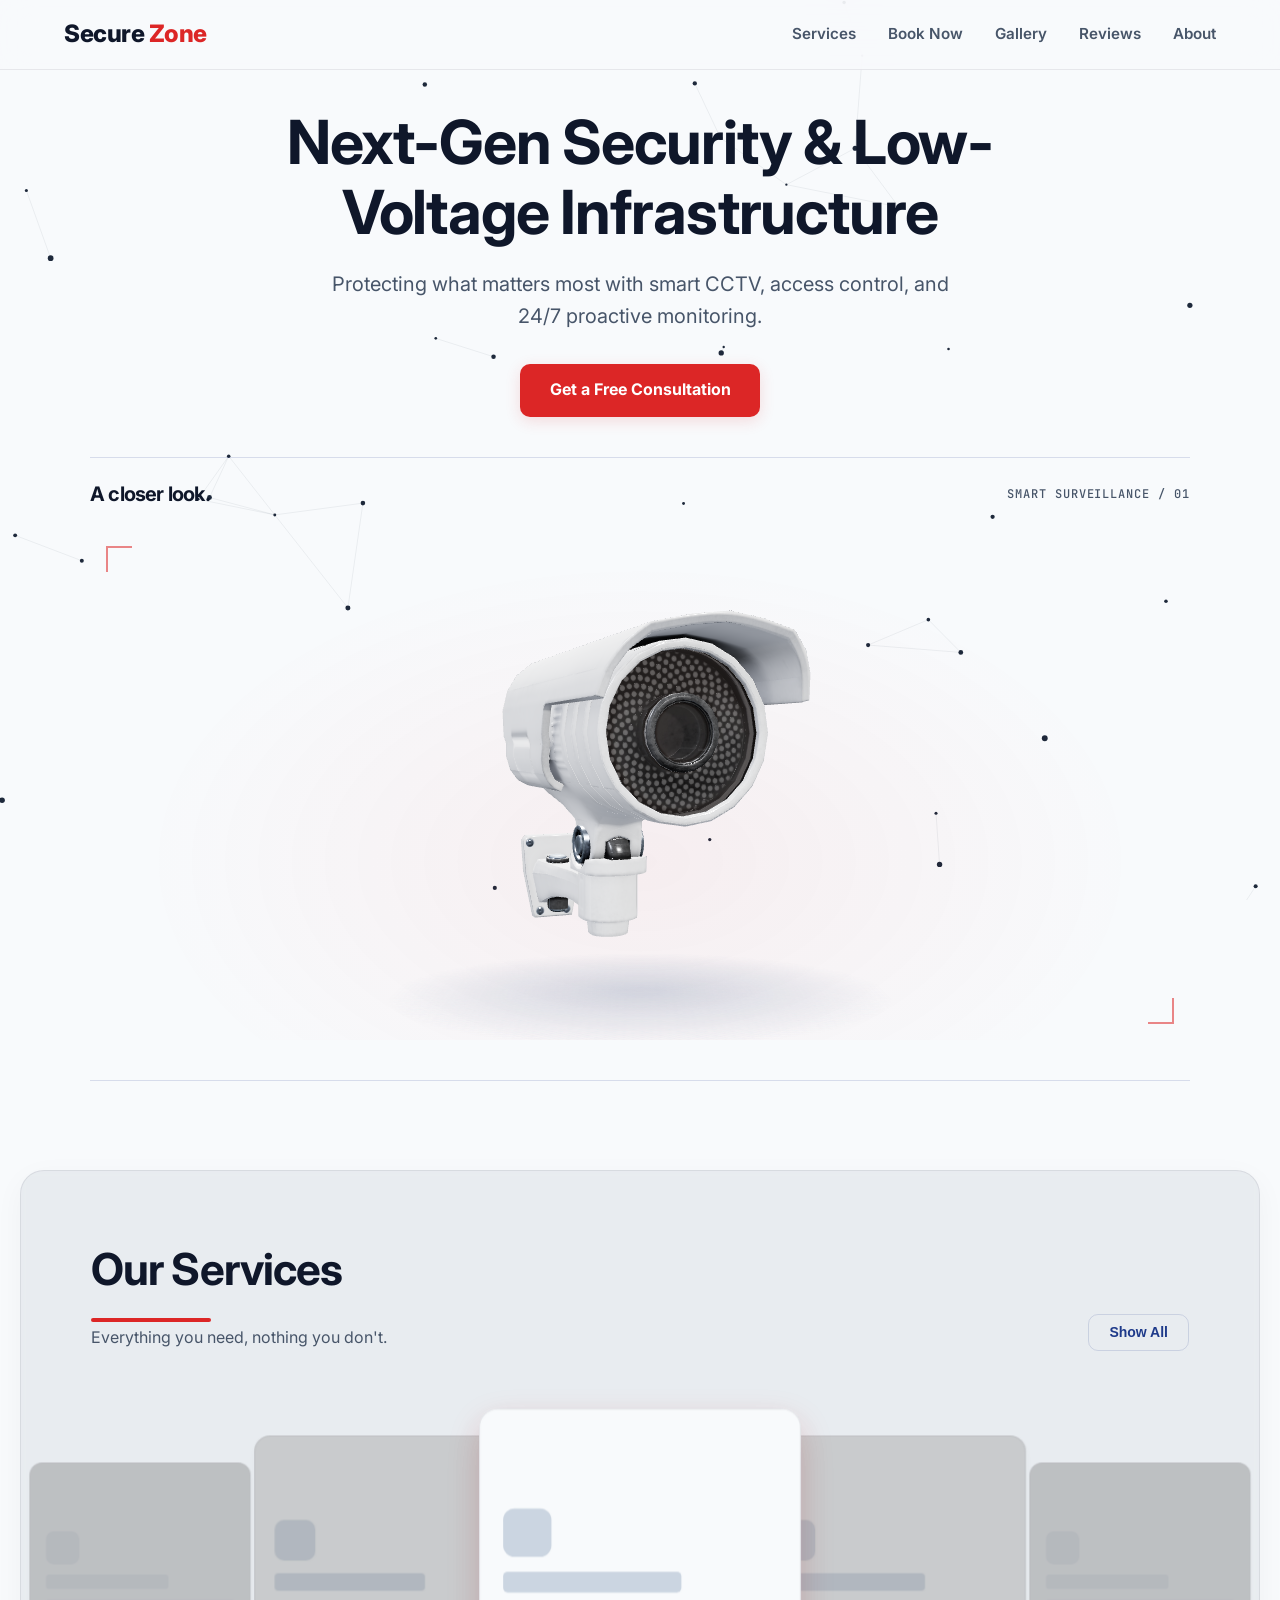
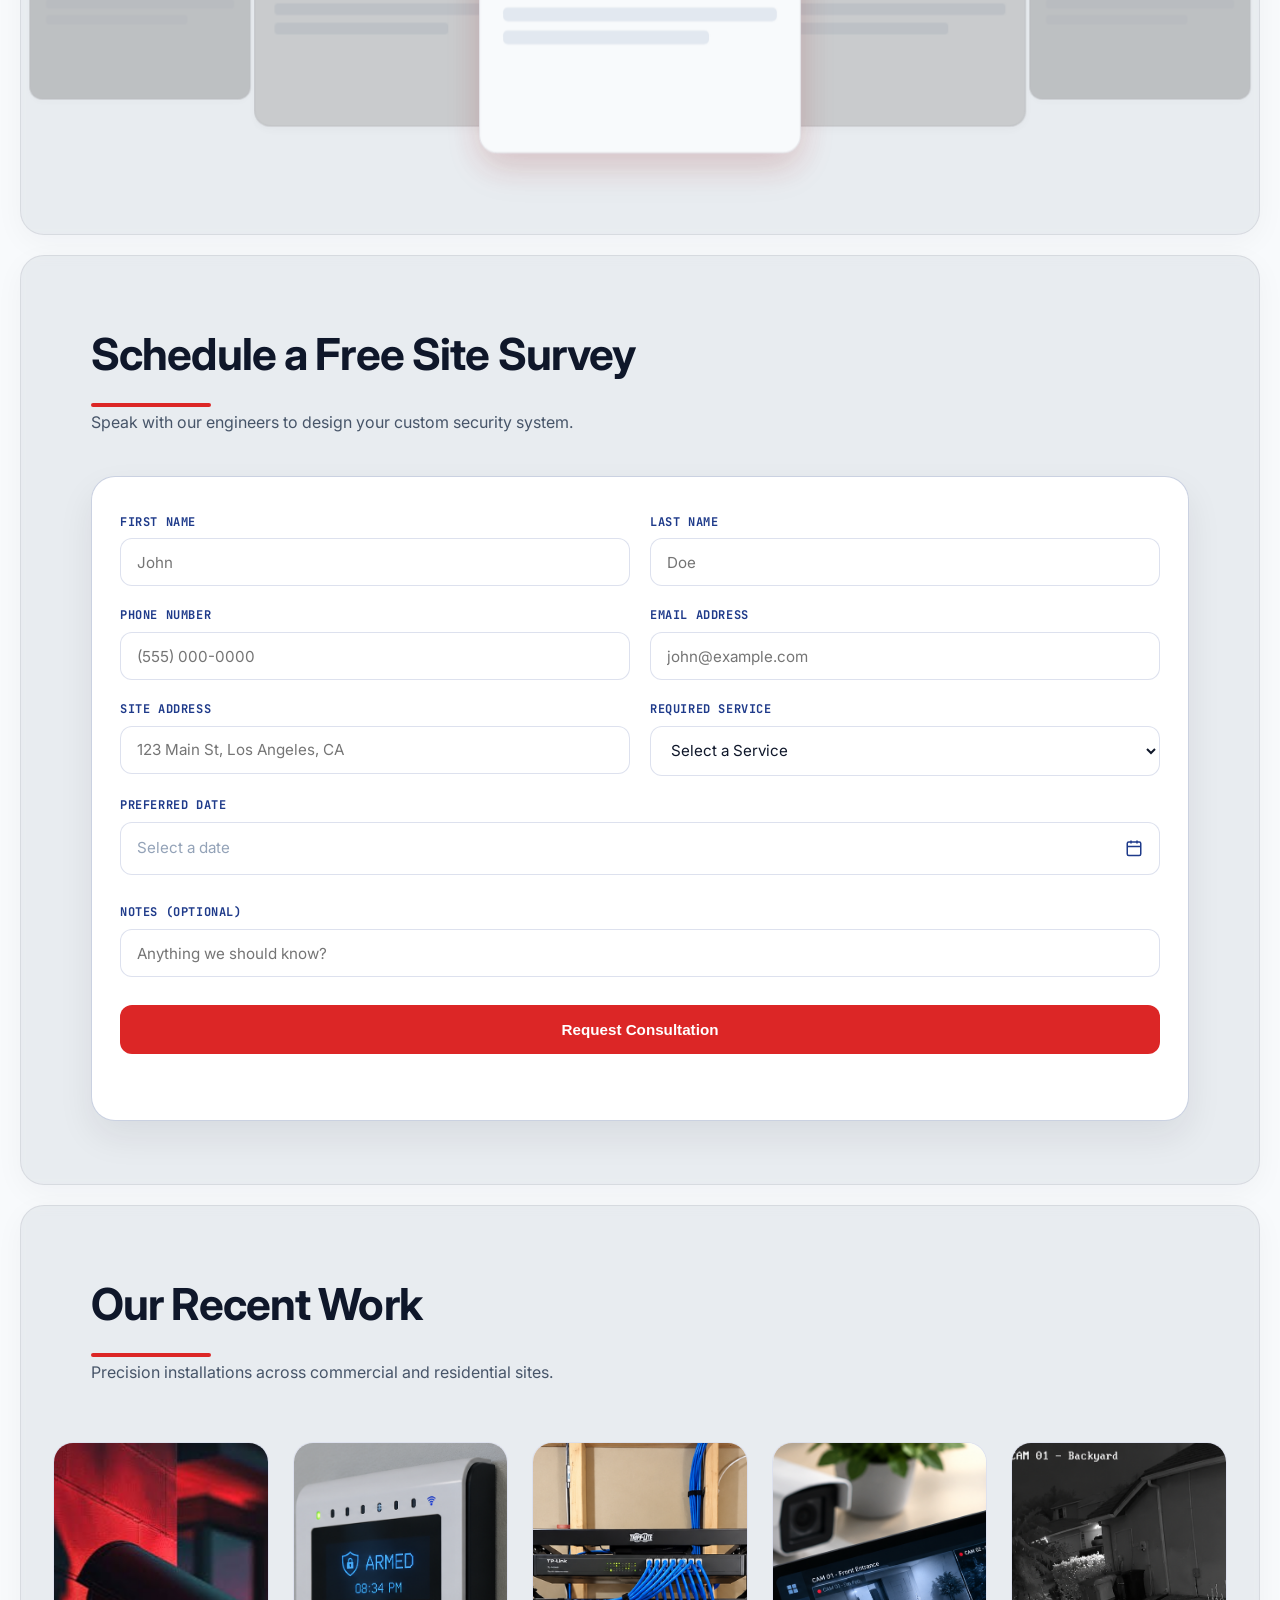
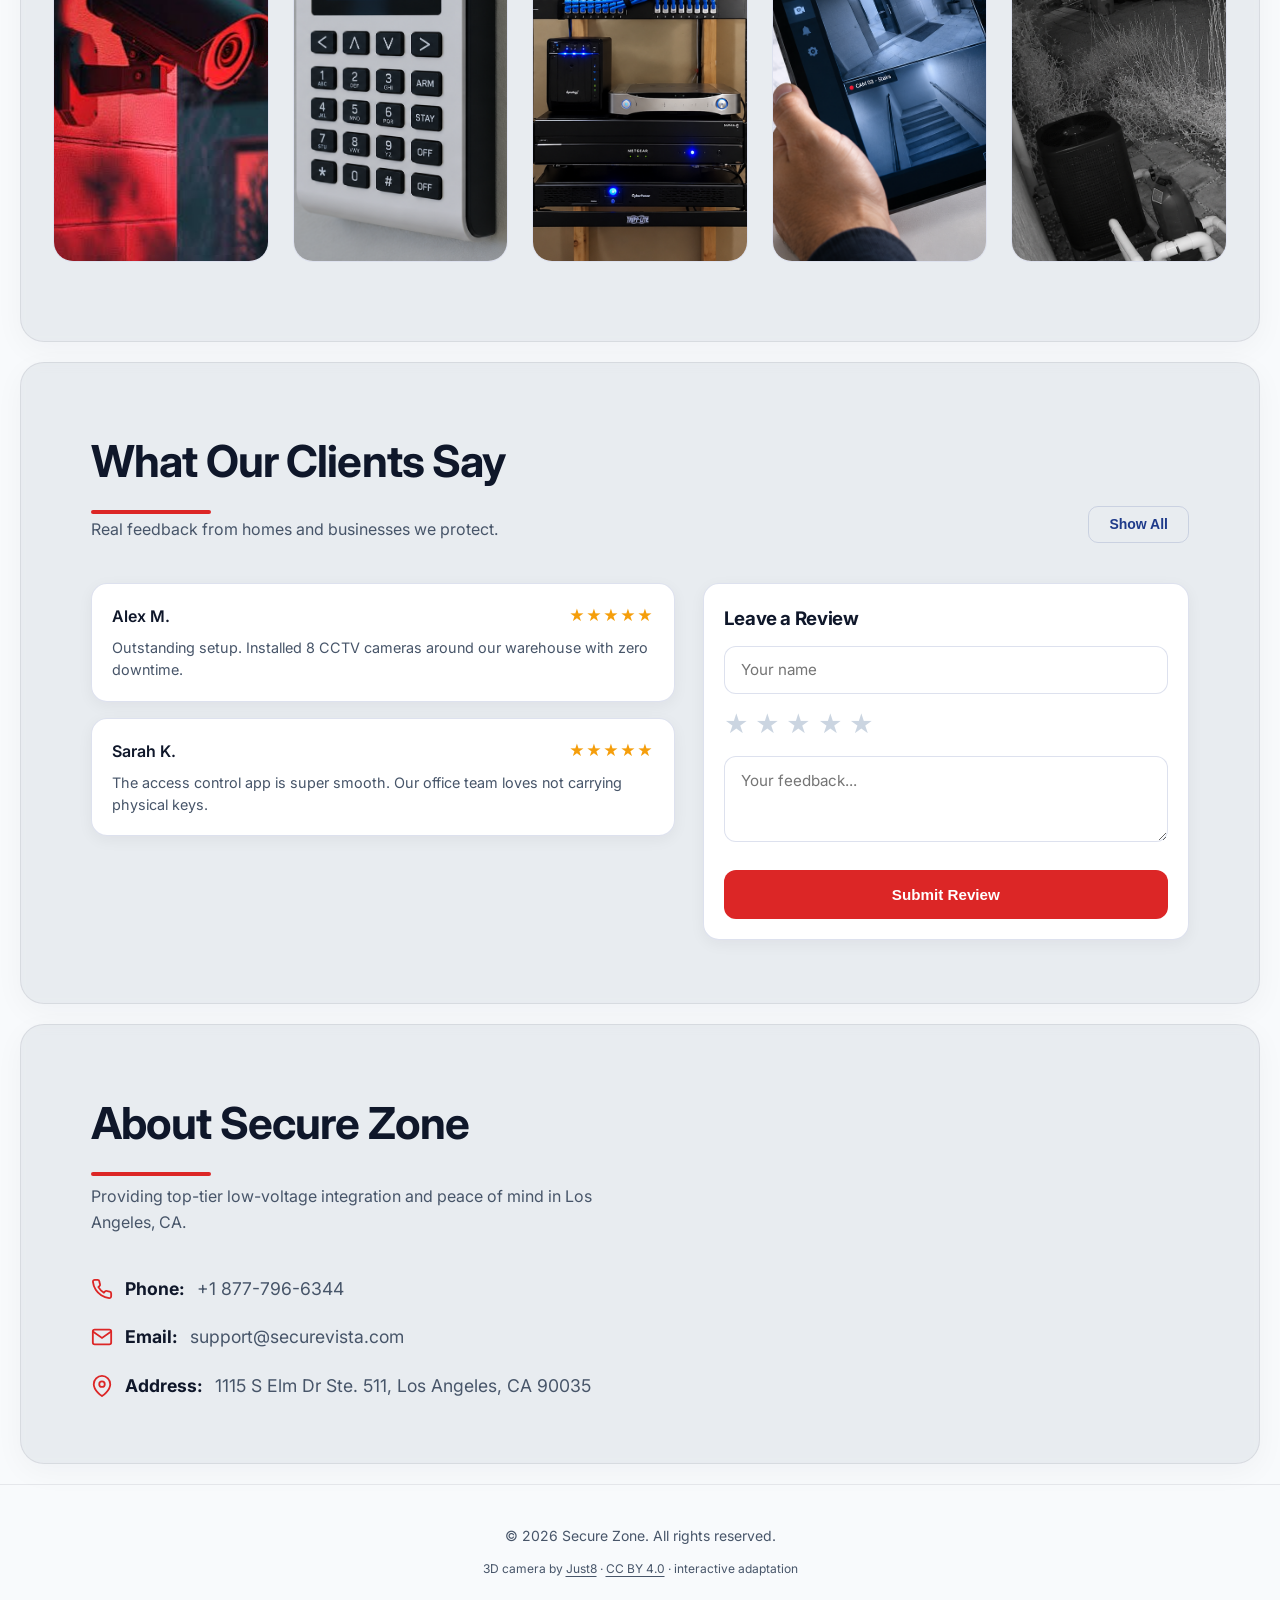
<file: store-front/index.html>
<!DOCTYPE html>
<html lang="en">

<head>
    <meta charset="UTF-8">
    <meta name="viewport" content="width=device-width, initial-scale=1.0">
    <title>Secure Zone</title>
    <link rel="stylesheet" href="style2.css">
    <link rel="stylesheet" href="assets/camera/camera.css">
    <link rel="preconnect" href="https://fonts.googleapis.com">
    <link rel="preconnect" href="https://fonts.gstatic.com" crossorigin>
    <link
        href="https://fonts.googleapis.com/css2?family=Inter:wght@400;500;600;700;800&family=JetBrains+Mono:wght@500;700&display=swap"
        rel="stylesheet">
</head>

<body>

    <!-- Background Canvas -->
    <canvas id="plexus-canvas"></canvas>

    <!-- Navigation -->
    <header class="navbar">
        <div class="logo" id="site-logo">Secure <span>Zone</span></div>
        <button class="nav-toggle" id="nav-toggle" aria-label="Toggle Navigation">
            <span></span>
            <span></span>
            <span></span>
        </button>
        <nav id="nav-menu">
            <a href="#services">Services</a>
            <a href="#booking">Book Now</a>
            <a href="#gallery">Gallery</a>
            <a href="#reviews">Reviews</a>
            <a href="#about">About</a>
        </nav>
    </header>

    <main>
        <!-- Hero Section -->
        <section class="hero">
            <div class="hero-content reveal">
                <h1>Next-Gen Security & Low-Voltage Infrastructure</h1>
                <p>Protecting what matters most with smart CCTV, access control, and 24/7 proactive monitoring.</p>
                <a href="#booking" class="btn">Get a Free Consultation</a>
            </div>
        </section>

        <!-- Interactive camera: independent of the storefront API. -->
        <section class="sv-camera" aria-labelledby="sv-camera-title">
            <div class="sv-camera__topline">
                <h2 id="sv-camera-title">A closer look.</h2>
                <span class="sv-camera__eyebrow">SMART SURVEILLANCE / 01</span>
            </div>
            <div class="sv-camera__display">
                <div id="sv-camera-stage" class="sv-camera__stage" role="group" tabindex="0"
                    aria-label="Interactive CCTV camera" aria-describedby="sv-camera-hint sv-camera-keyboard">
                    <img class="sv-camera__poster sv-camera__poster--wide" src="assets/camera/camera-poster-wide.webp"
                        width="1020" height="1020" alt="" aria-hidden="true" fetchpriority="high" decoding="sync">
                    <img class="sv-camera__poster sv-camera__poster--narrow"
                        src="assets/camera/camera-poster-narrow.webp" width="1020" height="1020" alt=""
                        aria-hidden="true" fetchpriority="high" decoding="sync">
                </div>
                <p id="sv-camera-status" class="sv-camera__status" role="status" hidden>Loading the camera…</p>
                <noscript>
                    <p class="sv-camera__status">Enable JavaScript to explore the camera.</p>
                </noscript>
                <span class="sv-camera__corner sv-camera__corner--tl" aria-hidden="true"></span>
                <span class="sv-camera__corner sv-camera__corner--br" aria-hidden="true"></span>
            </div>
            <div class="sv-camera__bottomline">
                <p id="sv-camera-hint" hidden>Move your cursor. Find your angle.</p>
                <div class="sv-camera__controls">
                    <button type="button" id="sv-camera-centre" disabled hidden>Centre camera</button>
                    <button type="button" id="sv-camera-pause" aria-pressed="false" disabled hidden>Pause
                        tracking</button>
                </div>
            </div>
            <p id="sv-camera-keyboard" class="sv-camera__sr-only">Use arrow keys to aim the camera. Press Home to centre
                it.</p>
        </section>

        <!-- Services Section -->
        <section class="services" id="services">
            <div class="section-header">
                <div>
                    <h2>Our Services</h2>
                    <p class="section-sub">Everything you need, nothing you don't.</p>
                </div>
                <button id="toggle-services-btn" class="btn-toggle">Show All</button>
            </div>

            <!-- Carousel View with Skeleton Placeholders -->
            <div class="carousel-stage" id="services-stage">
                <div class="service-card skeleton">
                    <div class="skeleton-icon"></div>
                    <div class="skeleton-title"></div>
                    <div class="skeleton-line"></div>
                    <div class="skeleton-line short"></div>
                </div>
                <div class="service-card skeleton">
                    <div class="skeleton-icon"></div>
                    <div class="skeleton-title"></div>
                    <div class="skeleton-line"></div>
                    <div class="skeleton-line short"></div>
                </div>
                <div class="service-card skeleton">
                    <div class="skeleton-icon"></div>
                    <div class="skeleton-title"></div>
                    <div class="skeleton-line"></div>
                    <div class="skeleton-line short"></div>
                </div>
                <div class="service-card skeleton">
                    <div class="skeleton-icon"></div>
                    <div class="skeleton-title"></div>
                    <div class="skeleton-line"></div>
                    <div class="skeleton-line short"></div>
                </div>
                <div class="service-card skeleton">
                    <div class="skeleton-icon"></div>
                    <div class="skeleton-title"></div>
                    <div class="skeleton-line"></div>
                    <div class="skeleton-line short"></div>
                </div>
            </div>

            <!-- Grid View (Hidden by default) -->
            <div class="services-grid-container hidden" id="services-grid"></div>
        </section>

        <!-- Booking Section -->
        <section class="booking-section" id="booking">
            <div class="section-header">
                <div>
                    <h2>Schedule a Free Site Survey</h2>
                    <p class="section-sub">Speak with our engineers to design your custom security system.</p>
                </div>
            </div>
            <div class="glare-card-wrapper" id="glareCard">
                <form class="booking-form" id="booking-form">
                    <div class="form-row">
                        <div class="form-field">
                            <label for="firstName">FIRST NAME</label>
                            <input type="text" id="firstName" name="firstName" class="form-control" placeholder="John"
                                required>
                        </div>
                        <div class="form-field">
                            <label for="lastName">LAST NAME</label>
                            <input type="text" id="lastName" name="lastName" class="form-control" placeholder="Doe"
                                required>
                        </div>
                    </div>
                    <div class="form-row">
                        <div class="form-field">
                            <label for="clientPhone">PHONE NUMBER</label>
                            <input type="tel" id="clientPhone" name="phone" class="form-control"
                                placeholder="(555) 000-0000" required inputmode="numeric" pattern="[0-9()\- +]+"
                                oninput="this.value = this.value.replace(/[^0-9()+\- ]/g, '')">
                        </div>
                        <div class="form-field">
                            <label for="clientEmail">EMAIL ADDRESS</label>
                            <input type="email" id="clientEmail" name="email" class="form-control"
                                placeholder="john@example.com" required>
                        </div>
                    </div>
                    <div class="form-row">
                        <div class="form-field">
                            <label for="clientAddress">SITE ADDRESS</label>
                            <input type="text" id="clientAddress" name="address" class="form-control"
                                placeholder="123 Main St, Los Angeles, CA">
                        </div>
                        <div class="form-field">
                            <label for="serviceOfferingId">REQUIRED SERVICE</label>
                            <select id="serviceOfferingId" name="serviceOfferingId" class="form-control" required>
                                <option value="" disabled selected>Select a Service</option>
                            </select>
                        </div>
                    </div>
                    <div class="form-row">
                        <div class="form-field full-width">
                            <label>PREFERRED DATE</label>
                            <input type="hidden" id="preferredDate" name="preferredDate">

                            <div class="datepicker-trigger" id="datepickerTrigger">
                                <span id="triggerText" class="placeholder">Select a date</span>
                                <svg width="18" height="18" viewBox="0 0 24 24" fill="none" stroke="currentColor"
                                    stroke-width="2">
                                    <rect x="3" y="4" width="18" height="18" rx="2" ry="2"></rect>
                                    <line x1="16" y1="2" x2="16" y2="6"></line>
                                    <line x1="8" y1="2" x2="8" y2="6"></line>
                                    <line x1="3" y1="10" x2="21" y2="10"></line>
                                </svg>
                            </div>

                            <div class="calendar-drawer" id="calendarDrawer">
                                <div class="cal-header">
                                    <span class="cal-title" id="calMonthYear">September 2026</span>
                                    <div class="cal-nav">
                                        <button type="button" class="cal-btn" id="calPrev">&larr;</button>
                                        <button type="button" class="cal-btn" id="calNext">&rarr;</button>
                                    </div>
                                </div>
                                <div class="cal-weekdays">
                                    <span>Su</span><span>Mo</span><span>Tu</span><span>We</span><span>Th</span><span>Fr</span><span>Sa</span>
                                </div>
                                <div class="cal-grid" id="calGrid"></div>
                                <div class="drawer-footer">
                                    <button type="button" class="btn-done" id="calDoneBtn">Done</button>
                                </div>
                            </div>
                        </div>
                    </div>
                    <div class="form-row">
                        <div class="form-field full-width">
                            <label for="clientNotes">NOTES (OPTIONAL)</label>
                            <input type="text" id="clientNotes" name="notes" class="form-control"
                                placeholder="Anything we should know?">
                        </div>
                    </div>
                    <button type="submit" class="btn-submit">Request Consultation</button>
                    <p class="booking-status" id="booking-status" style="margin-top: 10px; font-weight: 600;"></p>
                </form>
            </div>
        </section>

        <!-- Gallery Section -->
        <section class="gallery-section" id="gallery">
            <div class="section-header">
                <div>
                    <h2>Our Recent Work</h2>
                    <p class="section-sub">Precision installations across commercial and residential sites.</p>
                </div>
            </div>
            <div class="gallery-container">
                <div class="gallery-card"><img src="assets/gallery/images.jpg" alt="CCTV Camera"></div>
                <div class="gallery-card"><img src="assets/gallery/Modern_Wall-Mounted_Alarm_Keypad.png"
                        alt="Alarm Keypad"></div>
                <div class="gallery-card center-card"><img src="assets/gallery/Organized_Home_Network_Rack.png"
                        alt="Network Rack"></div>
                <div class="gallery-card"><img src="assets/gallery/Tablet_Surveillance_Control_Desk.png"
                        alt="Surveillance Tablet"></div>
                <div class="gallery-card"><img src="assets/gallery/Infrared_Backyard_Security_Feed.png"
                        alt="Night Vision Feed"></div>
            </div>
        </section>

        <!-- Reviews Section -->
        <section class="reviews-section" id="reviews">
            <div class="section-header">
                <div>
                    <h2>What Our Clients Say</h2>
                    <p class="section-sub">Real feedback from homes and businesses we protect.</p>
                </div>
                <button id="toggle-reviews-btn" class="btn-toggle">Show All</button>
            </div>

            <div class="reviews-layout" id="reviews-summary-layout">
                <div class="reviews-list">
                    <div class="review-card">
                        <div class="review-header">
                            <span class="reviewer-name">Alex M.</span>
                            <span class="review-stars">★★★★★</span>
                        </div>
                        <p class="review-text">Outstanding setup. Installed 8 CCTV cameras around our warehouse with
                            zero downtime.</p>
                    </div>
                    <div class="review-card">
                        <div class="review-header">
                            <span class="reviewer-name">Sarah K.</span>
                            <span class="review-stars">★★★★★</span>
                        </div>
                        <p class="review-text">The access control app is super smooth. Our office team loves not
                            carrying physical keys.</p>
                    </div>
                </div>
                <div class="review-card">
                    <h3 style="margin-bottom: 0.75rem;">Leave a Review</h3>
                    <input type="text" id="review-name-input" class="form-control" placeholder="Your name"
                        style="margin-bottom: 0.75rem;">
                    <div class="interactive-stars" id="starPicker" style="margin-bottom: 0.75rem;">
                        <span onclick="setRating(1)">★</span>
                        <span onclick="setRating(2)">★</span>
                        <span onclick="setRating(3)">★</span>
                        <span onclick="setRating(4)">★</span>
                        <span onclick="setRating(5)">★</span>
                    </div>
                    <textarea id="review-text-input" class="form-control" placeholder="Your feedback..." rows="3"
                        style="margin-bottom: 0.75rem;"></textarea>
                    <p id="review-status" class="booking-status" style="display:none; margin-bottom: 0.5rem;"></p>
                    <button id="review-submit-btn" class="btn-submit">Submit Review</button>
                </div>
            </div>

            <!-- Grid View for Reviews (Hidden by default) -->
            <div class="reviews-grid-container hidden" id="reviews-grid"></div>
            <div class="reviews-pagination hidden" id="reviews-pagination"
                style="text-align:center; margin-top: 1.5rem;">
                <button id="reviews-next-btn" class="btn-toggle">Next Page</button>
            </div>
        </section>

        <!-- About / Contact Section -->
        <section class="about-section" id="about">
            <h2>About Secure Zone</h2>
            <p class="section-sub">Providing top-tier low-voltage integration and peace of mind in Los Angeles, CA.</p>
            <div class="contact-details">
                <p>
                    <svg viewBox="0 0 24 24" fill="none" stroke="currentColor" stroke-width="2">
                        <path
                            d="M22 16.92v3a2 2 0 0 1-2.18 2 19.79 19.79 0 0 1-8.63-3.07 19.5 19.5 0 0 1-6-6 19.79 19.79 0 0 1-3.07-8.67A2 2 0 0 1 4.11 2h3a2 2 0 0 1 2 1.72 12.84 12.84 0 0 0 .7 2.81 2 2 0 0 1-.45 2.11L8.09 9.91a16 16 0 0 0 6 6l1.27-1.27a2 2 0 0 1 2.11-.45 12.84 12.84 0 0 0 2.81.7A2 2 0 0 1 22 16.92z" />
                    </svg>
                    <strong>Phone:</strong> <span id="contact-phone">+1 877-796-6344</span>
                </p>
                <p>
                    <svg viewBox="0 0 24 24" fill="none" stroke="currentColor" stroke-width="2">
                        <path d="M4 4h16c1.1 0 2 .9 2 2v12c0 1.1-.9 2-2 2H4c-1.1 0-2-.9-2-2V6c0-1.1.9-2 2-2z" />
                        <polyline points="22,6 12,13 2,6" />
                    </svg>
                    <strong>Email:</strong> <span id="contact-email">support@securevista.com</span>
                </p>
                <p>
                    <svg viewBox="0 0 24 24" fill="none" stroke="currentColor" stroke-width="2">
                        <path d="M21 10c0 7-9 13-9 13s-9-6-9-13a9 9 0 0 1 18 0z" />
                        <circle cx="12" cy="10" r="3" />
                    </svg>
                    <strong>Address:</strong> <span id="contact-address">1115 S Elm Dr Ste. 511, Los Angeles, CA
                        90035</span>
                </p>
            </div>
        </section>
    </main>

    <footer>
        <p>&copy; <span id="footer-year">2026</span> <span id="footer-name">Secure Zone</span>. All rights reserved.</p>
        <p class="sv-camera-credit">3D camera by <a
                href="https://sketchfab.com/3d-models/cctv-camera-281b2b84260447e49ab4a6b34bf78697" target="_blank"
                rel="noopener">Just8</a> · <a href="https://creativecommons.org/licenses/by/4.0/" target="_blank"
                rel="noopener">CC BY 4.0</a> · interactive adaptation</p>
    </footer>

    <script src="icons.js"></script>
    <script src="api.js"></script>
    <script src="script.js"></script>
    <script type="module" src="assets/camera/camera.js"></script>
</body>

</html>
</file>
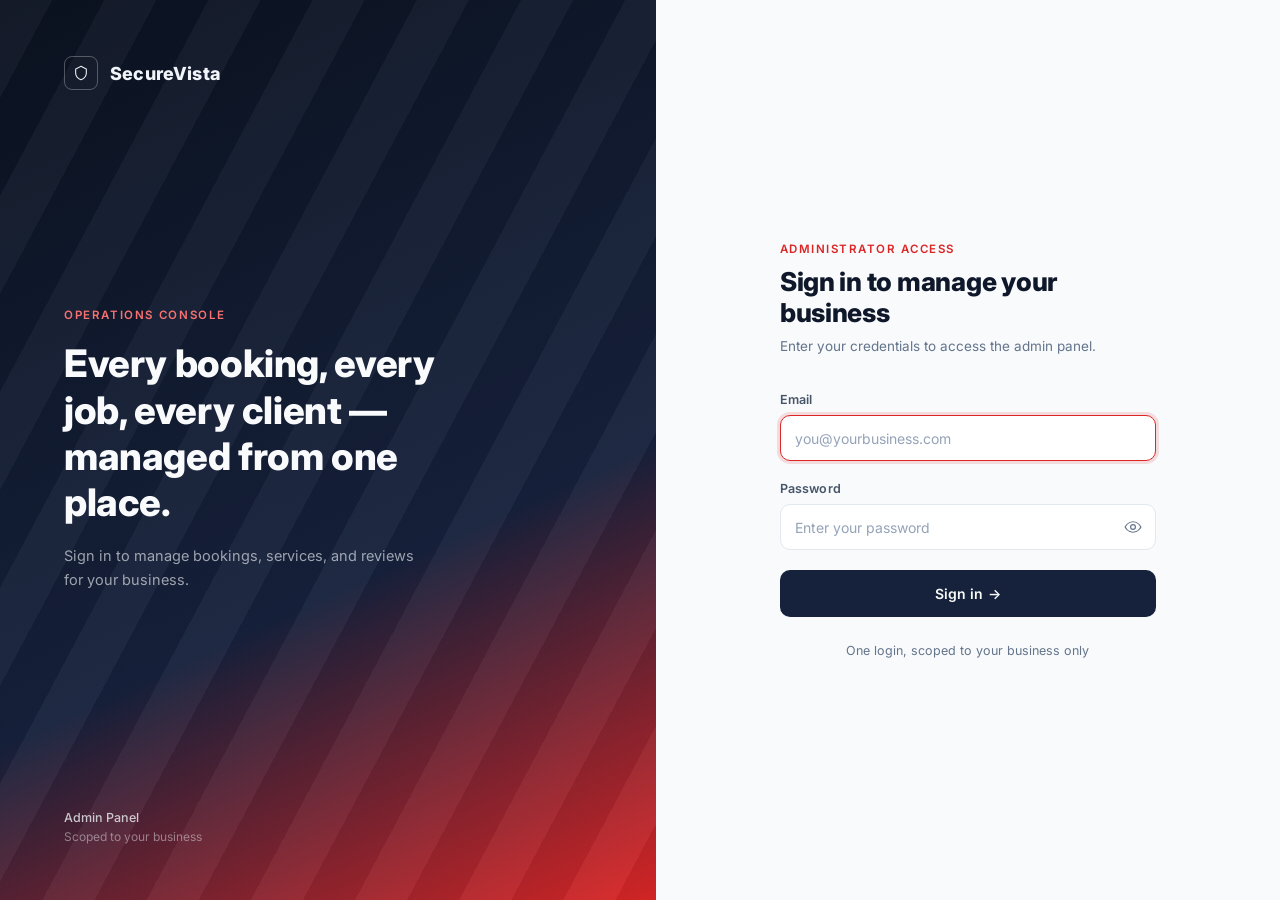
<file: admin/about.html>
<!DOCTYPE html>
<html lang="en">

<head>
  <meta charset="UTF-8" />
  <meta name="viewport" content="width=device-width, initial-scale=1.0" />
  <title>SecureVista — About &amp; Contact</title>
  <link rel="stylesheet" href="style.css" />
</head>

<body>

  <div id="sv-toast" class="sv-toast"></div>

  <div class="admin-shell">

    <!-- ── SIDEBAR ── -->
    <aside class="admin-sidebar" id="admin-sidebar">
      <div class="sidebar-brand">
        <div class="sidebar-brandmark">
          <svg width="15" height="15" viewBox="0 0 24 24" fill="none" stroke="#f1f5f9" stroke-width="1.7">
            <path d="M12 2l8 4v6c0 5-3.5 8.5-8 10-4.5-1.5-8-5-8-10V6l8-4z" />
          </svg>
        </div>
        <div class="sidebar-brandname">
          SecureVista
          <span>Admin Console</span>
        </div>
      </div>

      <nav class="admin-nav">
        <div class="nav-section-label">Operations</div>

        <a href="dashboard.html">
          <svg class="nav-icon" viewBox="0 0 24 24" fill="none" stroke="currentColor" stroke-width="1.8">
            <rect x="3" y="3" width="7" height="7" rx="1.5" />
            <rect x="14" y="3" width="7" height="7" rx="1.5" />
            <rect x="3" y="14" width="7" height="7" rx="1.5" />
            <rect x="14" y="14" width="7" height="7" rx="1.5" />
          </svg>
          Dashboard
        </a>

        <a href="dashboard.html">
          <svg class="nav-icon" viewBox="0 0 24 24" fill="none" stroke="currentColor" stroke-width="1.8">
            <rect x="3" y="4" width="18" height="18" rx="2" />
            <path d="M16 2v4M8 2v4M3 10h18" />
          </svg>
          Bookings
        </a>

        <a href="schedule.html">
          <svg class="nav-icon" viewBox="0 0 24 24" fill="none" stroke="currentColor" stroke-width="1.8">
            <rect x="3" y="4" width="18" height="18" rx="2" />
            <path d="M16 2v4M8 2v4M3 10h18" />
            <path d="M8 15l2 2 4-4" />
          </svg>
          Schedule
        </a>

        <!-- <a href="dashboard.html">
          <svg class="nav-icon" viewBox="0 0 24 24" fill="none" stroke="currentColor" stroke-width="1.8">
            <circle cx="9" cy="21" r="1" />
            <circle cx="20" cy="21" r="1" />
            <path d="M1 1h4l2.68 13.39a2 2 0 0 0 2 1.61h9.72a2 2 0 0 0 2-1.61L23 6H6" />
          </svg>
          Orders
        </a> -->

        <a href="services.html">
          <svg class="nav-icon" viewBox="0 0 24 24" fill="none" stroke="currentColor" stroke-width="1.8">
            <path d="M12 2a7 7 0 0 1 7 7c0 4-7 13-7 13S5 13 5 9a7 7 0 0 1 7-7z" />
            <circle cx="12" cy="9" r="2.5" />
          </svg>
          Services &amp; Plans
        </a>

        <a href="gallery.html">
          <svg class="nav-icon" viewBox="0 0 24 24" fill="none" stroke="currentColor" stroke-width="1.8">
            <rect x="3" y="3" width="18" height="18" rx="2" />
            <circle cx="8.5" cy="8.5" r="1.5" />
            <path d="M21 15l-5-5L5 21" />
          </svg>
          Gallery
        </a>

        <a href="about.html" class="active">
          <svg class="nav-icon" viewBox="0 0 24 24" fill="none" stroke="currentColor" stroke-width="1.8">
            <circle cx="12" cy="12" r="9" />
            <line x1="12" y1="11" x2="12" y2="16" />
            <circle cx="12" cy="7.7" r="0.9" fill="currentColor" stroke="none" />
          </svg>
          About &amp; Contact
        </a>

        <!-- <a href="products.html">
          <svg class="nav-icon" viewBox="0 0 24 24" fill="none" stroke="currentColor" stroke-width="1.8">
            <rect x="1" y="9" width="14" height="8" rx="1" />
            <path d="M15 12h4l3 3v2h-7" />
            <circle cx="6" cy="19" r="1.6" />
            <circle cx="17.5" cy="19" r="1.6" />
          </svg>
          Shop &amp; Products
        </a> -->

        <!-- <a href="dashboard.html">
          <svg class="nav-icon" viewBox="0 0 24 24" fill="none" stroke="currentColor" stroke-width="1.8">
            <polyline points="22 7 13.5 15.5 8.5 10.5 2 17" />
            <polyline points="16 7 22 7 22 13" />
          </svg>
          Sales Analytics
        </a> -->

        <a href="dashboard.html">
          <svg class="nav-icon" viewBox="0 0 24 24" fill="none" stroke="currentColor" stroke-width="1.8">
            <polygon
              points="12 2 15.09 8.26 22 9.27 17 14.14 18.18 21.02 12 17.77 5.82 21.02 7 14.14 2 9.27 8.91 8.26 12 2" />
          </svg>
          Reviews
        </a>

        <div style="flex:1"></div>

        <div class="sidebar-footer">
          <button onclick="openChangePassword()" class="nav-link"
            style="display:flex;align-items:center;gap:10px;padding:10px 24px;font-size:13.5px;font-weight:500;color:rgba(238,243,238,.5);background:none;border:none;width:100%;cursor:pointer;transition:color .15s">
            <svg class="nav-icon" viewBox="0 0 24 24" fill="none" stroke="currentColor" stroke-width="1.8">
              <rect x="3" y="11" width="18" height="11" rx="2" />
              <path d="M7 11V7a5 5 0 0 1 10 0v4" />
            </svg>
            Change Password
          </button>
          <button id="logout-btn"
            style="display:flex;align-items:center;gap:10px;padding:10px 24px;font-size:13.5px;font-weight:500;color:rgba(238,243,238,.5);background:none;border:none;width:100%;cursor:pointer;transition:color .15s">
            <svg class="nav-icon" viewBox="0 0 24 24" fill="none" stroke="currentColor" stroke-width="1.8">
              <path d="M9 21H5a2 2 0 0 1-2-2V5a2 2 0 0 1 2-2h4" />
              <polyline points="16 17 21 12 16 7" />
              <line x1="21" y1="12" x2="9" y2="12" />
            </svg>
            Sign Out
          </button>
        </div>
      </nav>
    </aside>

    <!-- ── MAIN ── -->
    <div class="admin-main">

      <header class="admin-topbar">
        <div class="topbar-left">
          <button class="sidebar-toggle-btn" id="sidebar-toggle" aria-label="Toggle sidebar">
            <svg width="20" height="20" viewBox="0 0 24 24" fill="none" stroke="currentColor" stroke-width="2">
              <line x1="3" y1="6" x2="21" y2="6" />
              <line x1="3" y1="12" x2="21" y2="12" />
              <line x1="3" y1="18" x2="21" y2="18" />
            </svg>
          </button>
          <span class="topbar-title">About &amp; Contact</span>
        </div>
        <div class="topbar-right">
          <span class="topbar-date" id="admin-date"></span>
          <div class="topbar-avatar">A</div>
        </div>
      </header>

      <div class="admin-content">

        <form id="about-form">

          <!-- About Text -->
          <div class="table-card" style="padding:22px 24px;">
            <div class="table-header" style="padding:0 0 16px;border-bottom:none;">
              <span class="table-title">About Text</span>
              <span style="font-size:12.5px;color:var(--ink-400)">
                Shown in the storefront's About section
              </span>
            </div>

            <div class="form-field" style="margin-bottom:0">
              <label for="about-text">About Text</label>
              <textarea id="about-text" rows="3"
                placeholder="e.g. Providing top-tier low-voltage integration and peace of mind since 2018."></textarea>
            </div>
          </div>

          <div class="section-divider"></div>

          <!-- Contact Details -->
          <div class="table-card" style="padding:22px 24px;">
            <div class="table-header" style="padding:0 0 16px;border-bottom:none;">
              <span class="table-title">Contact Details</span>
              <span style="font-size:12.5px;color:var(--ink-400)">
                Shown in the storefront's About section and used for customer inquiries
              </span>
            </div>

            <div class="settings-grid">
              <div class="form-field">
                <label for="about-phone">Phone Number</label>
                <input type="text" id="about-phone" placeholder="e.g. +1 (800) 555-0199" />
              </div>

              <div class="form-field">
                <label for="about-email">Email Address</label>
                <input type="email" id="about-email" placeholder="e.g. support@securevista.com" />
              </div>

              <div class="form-field">
                <label for="about-address">Address</label>
                <input type="text" id="about-address" placeholder="e.g. 100 Technology Dr, Suite 400" />
              </div>
            </div>

            <div class="settings-save-row">
              <button type="submit" class="btn btn-primary btn-sm" id="about-save-btn">Save Changes</button>
              <span class="settings-save-status" id="about-save-status"></span>
            </div>
          </div>

        </form>

      </div><!-- /admin-content -->
    </div><!-- /admin-main -->
  </div><!-- /admin-shell -->

  <script src="js/icons.js"></script>
  <script src="js/admin-api.js"></script>
  <script src="js/admin-ui.js"></script>

  <div id="change-password-modal"
    style="display:none;position:fixed;inset:0;background:rgba(0,0,0,.45);z-index:1000;align-items:center;justify-content:center">
    <div
      style="background:#fff;border-radius:12px;padding:36px 32px;width:100%;max-width:420px;position:relative;box-shadow:0 8px 40px rgba(0,0,0,.18)">
      <button onclick="closeChangePassword()"
        style="position:absolute;top:14px;right:16px;background:none;border:none;font-size:1.3rem;cursor:pointer;color:#9ca3af">✕</button>
      <h3 style="font-size:1.1rem;color:var(--ink-900);margin-bottom:4px;font-weight:700">Change Password</h3>
      <p style="font-size:.85rem;color:var(--ink-400);margin-bottom:22px">Choose a strong password you haven't used
        before.</p>

      <div id="cp-error"
        style="display:none;background:#fce4ec;color:#c62828;font-size:.84rem;padding:10px 14px;border-radius:8px;margin-bottom:14px">
      </div>
      <div id="cp-success"
        style="display:none;background:#e8f5e9;color:#2e7d32;font-size:.84rem;padding:10px 14px;border-radius:8px;margin-bottom:14px">
      </div>

      <div style="margin-bottom:13px">
        <label style="display:block;font-size:.84rem;font-weight:600;color:var(--ink-900);margin-bottom:5px">Current
          Password</label>
        <div style="position:relative;display:flex;align-items:center">
          <input type="password" id="cp-current" placeholder="••••••••"
            style="width:100%;padding:9px 38px 9px 13px;border:1.5px solid var(--line);border-radius:8px;font-size:.93rem;outline:none;box-sizing:border-box" />
          <button type="button" onclick="toggleCpField('cp-current', this)"
            style="position:absolute;right:10px;background:none;border:none;cursor:pointer;padding:0;color:#9ca3af;display:flex">
            <svg class="eye-icon" viewBox="0 0 24 24" fill="none" stroke="currentColor" stroke-width="1.6"
              stroke-linecap="round" stroke-linejoin="round" width="18" height="18">
              <path d="M1.5 12S5 5 12 5s10.5 7 10.5 7-3.5 7-10.5 7S1.5 12 1.5 12Z" />
              <circle cx="12" cy="12" r="3.2" />
            </svg>
          </button>
        </div>
      </div>

      <div style="margin-bottom:13px">
        <label style="display:block;font-size:.84rem;font-weight:600;color:var(--ink-900);margin-bottom:5px">New
          Password</label>
        <div style="position:relative;display:flex;align-items:center">
          <input type="password" id="cp-new" placeholder="••••••••"
            style="width:100%;padding:9px 38px 9px 13px;border:1.5px solid var(--line);border-radius:8px;font-size:.93rem;outline:none;box-sizing:border-box" />
          <button type="button" onclick="toggleCpField('cp-new', this)"
            style="position:absolute;right:10px;background:none;border:none;cursor:pointer;padding:0;color:#9ca3af;display:flex">
            <svg class="eye-icon" viewBox="0 0 24 24" fill="none" stroke="currentColor" stroke-width="1.6"
              stroke-linecap="round" stroke-linejoin="round" width="18" height="18">
              <path d="M1.5 12S5 5 12 5s10.5 7 10.5 7-3.5 7-10.5 7S1.5 12 1.5 12Z" />
              <circle cx="12" cy="12" r="3.2" />
            </svg>
          </button>
        </div>
      </div>

      <div style="margin-bottom:22px">
        <label style="display:block;font-size:.84rem;font-weight:600;color:var(--ink-900);margin-bottom:5px">Confirm New
          Password</label>
        <div style="position:relative;display:flex;align-items:center">
          <input type="password" id="cp-confirm" placeholder="Repeat new password"
            style="width:100%;padding:9px 38px 9px 13px;border:1.5px solid var(--line);border-radius:8px;font-size:.93rem;outline:none;box-sizing:border-box" />
          <button type="button" onclick="toggleCpField('cp-confirm', this)"
            style="position:absolute;right:10px;background:none;border:none;cursor:pointer;padding:0;color:#9ca3af;display:flex">
            <svg class="eye-icon" viewBox="0 0 24 24" fill="none" stroke="currentColor" stroke-width="1.6"
              stroke-linecap="round" stroke-linejoin="round" width="18" height="18">
              <path d="M1.5 12S5 5 12 5s10.5 7 10.5 7-3.5 7-10.5 7S1.5 12 1.5 12Z" />
              <circle cx="12" cy="12" r="3.2" />
            </svg>
          </button>
        </div>
      </div>

      <div style="display:flex;gap:10px;justify-content:flex-end">
        <button onclick="closeChangePassword()"
          style="padding:9px 20px;border-radius:40px;border:1.5px solid var(--line);background:none;font-size:.88rem;font-weight:600;cursor:pointer;color:var(--ink-600)">Cancel</button>

        <button onclick="submitChangePassword()" id="cp-submit-btn"
          style="padding:9px 22px;border-radius:40px;border:none;background:var(--forest-800);color:#fff;font-size:.88rem;font-weight:600;cursor:pointer">Update
          Password</button>
      </div>
    </div>
  </div>

  <div class="modal-overlay" id="gc-delete-modal">
    <div class="modal-box" style="max-width: 400px; text-align: center; padding: 40px 24px;">
      <!-- Close action explicitly disabled during execution states to prevent breaking states -->
      <button class="modal-close" id="delete-modal-close" onclick="closeDeleteModal()">✕</button>

      <!-- Status Icon/Graphic Wrapper -->
      <div id="delete-modal-icon-wrap"
        style="margin-bottom: 20px; display: inline-flex; align-items: center; justify-content: center; width: 64px; height: 64px; border-radius: 50%;">
        <!-- Icon gets dynamically inserted by Javascript -->
      </div>

      <h3 class="modal-title" id="delete-modal-title" style="margin-bottom: 8px; font-size: 1.25rem;">Confirm Action
      </h3>
      <p id="delete-modal-desc"
        style="font-size: 0.9rem; color: var(--ink-600); line-height: 1.5; margin-bottom: 28px;">
        Are you sure you want to proceed? This step cannot be undone.
      </p>

      <!-- Action Bar Container -->
      <div id="delete-modal-actions" style="display: flex; gap: 12px; justify-content: center;">
        <button class="btn btn-ghost btn-sm" onclick="closeDeleteModal()"
          style="border-radius: 40px; padding: 9px 24px;">Cancel</button>
        <button class="btn btn-sm" id="delete-modal-confirm-btn"
          style="background: var(--red); color: #fff; border-radius: 40px; padding: 9px 24px;">Delete</button>
      </div>
    </div>
  </div>

</body>

</html>
</file>
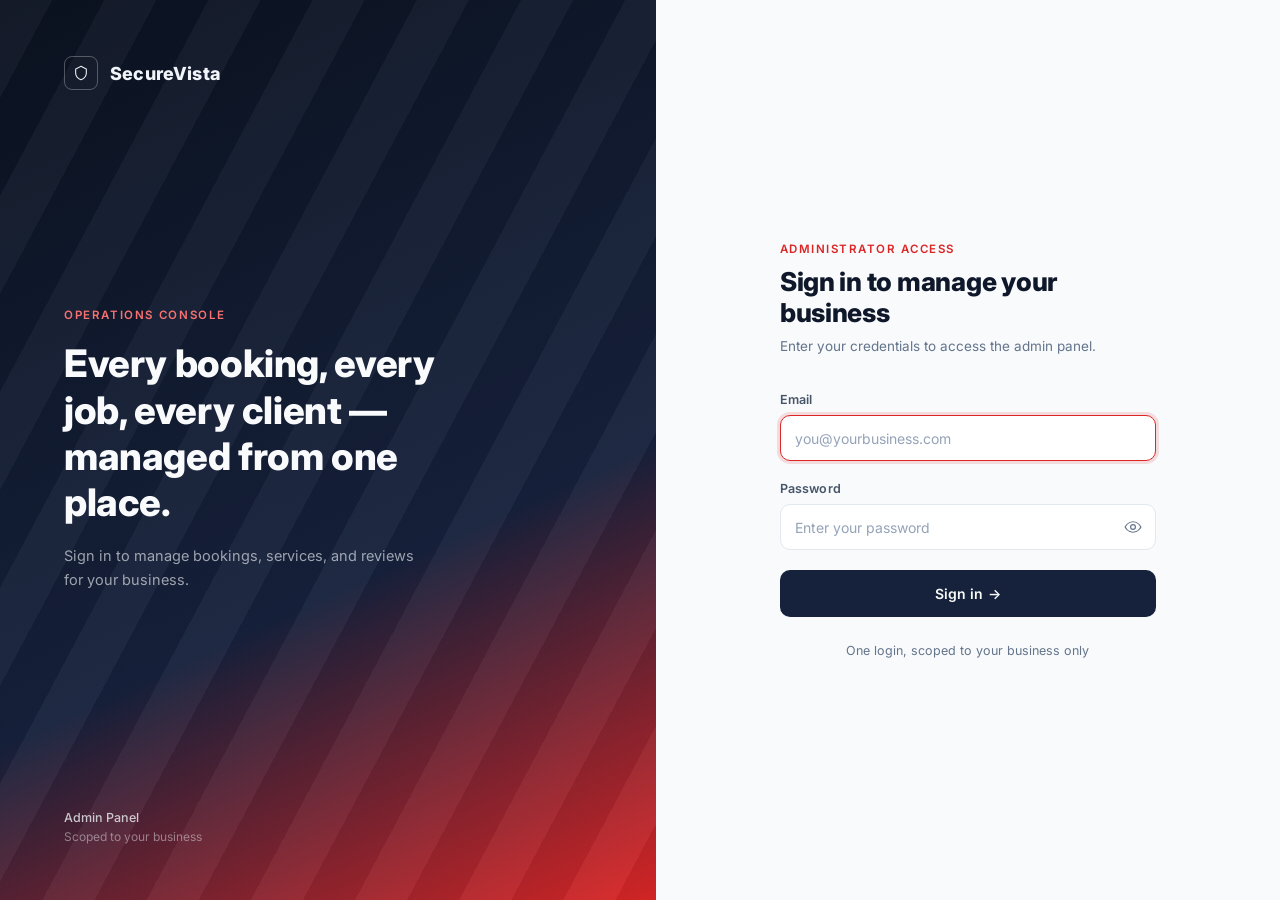
<file: admin/dashboard.html>
<!DOCTYPE html>
<html lang="en">

<head>
  <meta charset="UTF-8" />
  <meta name="viewport" content="width=device-width, initial-scale=1.0" />
  <title>SecureVista — Admin Dashboard</title>
  <link rel="stylesheet" href="style.css" />
</head>


<body>

  <div id="sv-toast" class="sv-toast"></div>

  <div class="admin-shell">

    <!-- ── SIDEBAR ── -->
    <aside class="admin-sidebar" id="admin-sidebar">
      <div class="sidebar-brand">
        <div class="sidebar-brandmark">
          <svg width="15" height="15" viewBox="0 0 24 24" fill="none" stroke="#f1f5f9" stroke-width="1.7">
            <path d="M12 2l8 4v6c0 5-3.5 8.5-8 10-4.5-1.5-8-5-8-10V6l8-4z" />
          </svg>
        </div>
        <div class="sidebar-brandname">
          SecureVista
          <span>Admin Console</span>
        </div>
      </div>

      <nav class="admin-nav">
        <div class="nav-section-label">Operations</div>

        <a data-panel="dashboard" class="active">
          <svg class="nav-icon" viewBox="0 0 24 24" fill="none" stroke="currentColor" stroke-width="1.8">
            <rect x="3" y="3" width="7" height="7" rx="1.5" />
            <rect x="14" y="3" width="7" height="7" rx="1.5" />
            <rect x="3" y="14" width="7" height="7" rx="1.5" />
            <rect x="14" y="14" width="7" height="7" rx="1.5" />
          </svg>
          Dashboard
        </a>

        <a data-panel="bookings">
          <svg class="nav-icon" viewBox="0 0 24 24" fill="none" stroke="currentColor" stroke-width="1.8">
            <rect x="3" y="4" width="18" height="18" rx="2" />
            <path d="M16 2v4M8 2v4M3 10h18" />
          </svg>
          Bookings
        </a>

        <a href="schedule.html">
          <svg class="nav-icon" viewBox="0 0 24 24" fill="none" stroke="currentColor" stroke-width="1.8">
            <rect x="3" y="4" width="18" height="18" rx="2" />
            <path d="M16 2v4M8 2v4M3 10h18" />
            <path d="M8 15l2 2 4-4" />
          </svg>
          Schedule
        </a>

        <a href="services.html">
          <svg class="nav-icon" viewBox="0 0 24 24" fill="none" stroke="currentColor" stroke-width="1.8">
            <path d="M12 2a7 7 0 0 1 7 7c0 4-7 13-7 13S5 13 5 9a7 7 0 0 1 7-7z" />
            <circle cx="12" cy="9" r="2.5" />
          </svg>
          Services &amp; Plans
        </a>

        <a href="gallery.html">
          <svg class="nav-icon" viewBox="0 0 24 24" fill="none" stroke="currentColor" stroke-width="1.8">
            <rect x="3" y="3" width="18" height="18" rx="2" />
            <circle cx="8.5" cy="8.5" r="1.5" />
            <path d="M21 15l-5-5L5 21" />
          </svg>
          Gallery
        </a>

        <a href="about.html">
          <svg class="nav-icon" viewBox="0 0 24 24" fill="none" stroke="currentColor" stroke-width="1.8">
            <circle cx="12" cy="12" r="9" />
            <line x1="12" y1="11" x2="12" y2="16" />
            <circle cx="12" cy="7.7" r="0.9" fill="currentColor" stroke="none" />
          </svg>
          About &amp; Contact
        </a>

        <!-- <a data-panel="sales">
          <svg class="nav-icon" viewBox="0 0 24 24" fill="none" stroke="currentColor" stroke-width="1.8">
            <polyline points="22 7 13.5 15.5 8.5 10.5 2 17" />
            <polyline points="16 7 22 7 22 13" />
          </svg>
          Sales Analytics
        </a> -->

        <a data-panel="reviews" style="position:relative">
          <svg class="nav-icon" viewBox="0 0 24 24" fill="none" stroke="currentColor" stroke-width="1.8">
            <polygon
              points="12 2 15.09 8.26 22 9.27 17 14.14 18.18 21.02 12 17.77 5.82 21.02 7 14.14 2 9.27 8.91 8.26 12 2" />
          </svg>
          Reviews
          <span id="reviews-badge" class="nav-badge"></span>
        </a>

        <div style="flex:1"></div>

        <div class="sidebar-footer">
          <button onclick="openChangePassword()" class="nav-link"
            style="display:flex;align-items:center;gap:10px;padding:10px 24px;font-size:13.5px;font-weight:500;color:rgba(238,243,238,.5);background:none;border:none;width:100%;cursor:pointer;transition:color .15s">
            <svg class="nav-icon" viewBox="0 0 24 24" fill="none" stroke="currentColor" stroke-width="1.8">
              <rect x="3" y="11" width="18" height="11" rx="2" />
              <path d="M7 11V7a5 5 0 0 1 10 0v4" />
            </svg>
            Change Password
          </button>
          <button id="logout-btn" class="nav-link"
            style="display:flex;align-items:center;gap:10px;padding:10px 24px;font-size:13.5px;font-weight:500;color:rgba(238,243,238,.5);background:none;border:none;width:100%;cursor:pointer;transition:color .15s">
            <svg class="nav-icon" viewBox="0 0 24 24" fill="none" stroke="currentColor" stroke-width="1.8">
              <path d="M9 21H5a2 2 0 0 1-2-2V5a2 2 0 0 1 2-2h4" />
              <polyline points="16 17 21 12 16 7" />
              <line x1="21" y1="12" x2="9" y2="12" />
            </svg>
            Sign Out
          </button>
        </div>
      </nav>
    </aside>

    <!-- ── MAIN ── -->
    <div class="admin-main">

      <!-- Topbar -->
      <header class="admin-topbar">
        <div class="topbar-left">
          <button class="sidebar-toggle-btn" id="sidebar-toggle" aria-label="Toggle sidebar">
            <svg width="20" height="20" viewBox="0 0 24 24" fill="none" stroke="currentColor" stroke-width="2">
              <line x1="3" y1="6" x2="21" y2="6" />
              <line x1="3" y1="12" x2="21" y2="12" />
              <line x1="3" y1="18" x2="21" y2="18" />
            </svg>
          </button>
          <span class="topbar-title" id="panel-title">Dashboard</span>
        </div>
        <div class="topbar-right">
          <span class="topbar-date" id="admin-date"></span>
          <div class="topbar-avatar">A</div>
        </div>
      </header>

      <div class="admin-content">

        <!-- ══════════════════════════════
            DASHBOARD PANEL
      ══════════════════════════════ -->
        <div id="panel-dashboard" class="admin-panel active">

          <!-- Stat Cards -->
          <div class="stat-grid">
            <div class="stat-card">
              <div class="stat-eyebrow">Total Bookings</div>
              <div class="stat-value" id="dash-total-bookings">—</div>
              <div class="stat-sub">All time</div>
            </div>
            <div class="stat-card amber">
              <div class="stat-eyebrow">This Month</div>
              <div class="stat-value" id="dash-month-bookings">—</div>
              <div class="stat-sub">Bookings this month</div>
            </div>
            <div class="stat-card violet">
              <div class="stat-eyebrow">Pending</div>
              <div class="stat-value" id="dash-pending">—</div>
              <div class="stat-sub">Awaiting confirmation</div>
            </div>
            <div class="stat-card blue">
              <div class="stat-eyebrow">Total Revenue</div>
              <div class="stat-value" id="dash-revenue">—</div>
              <div class="stat-sub" id="dash-month-revenue">— this month</div>
            </div>
          </div>

          <!-- Recent Bookings -->
          <div class="table-card">
            <div class="table-header">
              <span class="table-title">Recent Bookings</span>
              <a class="table-action-link" data-panel="bookings">View all →</a>
            </div>
            <div class="table-scroll">
              <table>
                <thead>
                  <tr>
                    <th>ID</th>
                    <th>Customer</th>
                    <th>Service</th>
                    <th>Service Date</th>
                    <th>Status</th>
                  </tr>
                </thead>
                <tbody id="recent-bookings-body">
                  <tr>
                    <td colspan="5" style="text-align:center;color:var(--ink-400);padding:32px">Loading…</td>
                  </tr>
                </tbody>
              </table>
            </div>
          </div>

          <!-- Mini stats -->
          <div class="mini-stat-row">
            <div class="mini-stat">
              <div class="mini-stat-label">Active Services</div>
              <div class="mini-stat-value" id="dash-svc-count">—</div>
            </div>
            <div class="mini-stat">
              <div class="mini-stat-label">Completion Rate</div>
              <div class="mini-stat-value" id="dash-complete-rate">—</div>
            </div>
            <div class="mini-stat">
              <div class="mini-stat-label">Avg. Job Value</div>
              <div class="mini-stat-value" id="dash-avg-job">—</div>
            </div>
          </div>

        </div><!-- /panel-dashboard -->


        <!-- ══════════════════════════════
            BOOKINGS PANEL
      ══════════════════════════════ -->
        <div id="panel-bookings" class="admin-panel">
          <div class="table-card">
            <div class="table-header">
              <span class="table-title">All Bookings</span>
              <div class="search-wrap">
                <svg viewBox="0 0 24 24" fill="none" stroke="currentColor" stroke-width="2">
                  <circle cx="11" cy="11" r="8" />
                  <line x1="21" y1="21" x2="16.65" y2="16.65" />
                </svg>
                <input class="search-input" id="booking-search" type="text" placeholder="Name, phone, ID…" />
              </div>
            </div>
            <div class="table-scroll">
              <table>
                <thead>
                  <tr>
                    <th>ID</th>
                    <th>Customer</th>
                    <th>Phone</th>
                    <th>Service</th>
                    <th>Service Date</th>
                    <th>Submitted</th>
                    <th>Status</th>
                    <th>Actions</th>
                  </tr>
                </thead>
                <tbody id="bookings-body">
                  <tr>
                    <td colspan="8" style="text-align:center;color:var(--ink-400);padding:40px">Loading…</td>
                  </tr>
                </tbody>
              </table>
            </div>
          </div>
        </div><!-- /panel-bookings -->


        <!-- ══════════════════════════════
            SALES PANEL
      ══════════════════════════════ -->
        <div id="panel-sales" class="admin-panel">

          <!-- Revenue window card -->
          <div class="revenue-card">
            <div>
              <div class="revenue-label">Revenue</div>
              <div class="revenue-figure" id="window-revenue">$0</div>
              <div style="font-size:12px;color:var(--ink-400);margin-top:4px" id="window-label">This Month</div>
            </div>
            <div class="window-btns">
              <button class="window-btn active" data-window="1m" onclick="setRevenueWindow('1m')">1M</button>
              <button class="window-btn" data-window="3m" onclick="setRevenueWindow('3m')">3M</button>
              <button class="window-btn" data-window="6m" onclick="setRevenueWindow('6m')">6M</button>
              <button class="window-btn" data-window="12m" onclick="setRevenueWindow('12m')">1Y</button>
            </div>
          </div>

          <!-- Year cards -->
          <div class="stat-grid" style="margin-bottom:24px">
            <div class="stat-card">
              <div class="stat-eyebrow">Yearly Revenue</div>
              <div class="stat-value" id="yearly-revenue">—</div>
              <div class="stat-sub" id="current-year-label">—</div>
            </div>
            <div class="stat-card amber">
              <div class="stat-eyebrow">Yearly Bookings</div>
              <div class="stat-value" id="yearly-bookings">—</div>
              <div class="stat-sub">Submitted this year</div>
            </div>
          </div>

          <!-- Charts -->
          <div class="chart-row">
            <div class="chart-card">
              <div class="chart-card-title">Monthly Revenue — Last 6 Months</div>
              <div class="bar-chart" id="bar-chart">
                <div style="color:var(--ink-400);font-size:12.5px;width:100%;text-align:center">Loading…</div>
              </div>
            </div>
            <div class="chart-card">
              <div class="chart-card-title">Booking Volume</div>
              <div class="bar-chart" id="vol-chart">
                <div style="color:var(--ink-400);font-size:12.5px;width:100%;text-align:center">Loading…</div>
              </div>
            </div>
          </div>

          <div class="chart-card">
            <div class="chart-card-title">Bookings by Service</div>
            <div class="donut-area" style="margin-top:12px">
              <div id="donut-svg"></div>
              <div class="donut-legend" id="donut-legend">
                <div style="color:var(--ink-400);font-size:12.5px">Loading…</div>
              </div>
            </div>
          </div>

        </div><!-- /panel-sales -->


        <!-- ══════════════════════════════
            REVIEWS PANEL
      ══════════════════════════════ -->
        <div id="panel-reviews" class="admin-panel">
          <div class="table-card">
            <div class="table-header">
              <span class="table-title">Review Moderation</span>
              <span style="font-size:12.5px;color:var(--ink-400)">Approve to publish on the public site</span>
            </div>
            <div class="table-scroll">
              <table>
                <thead>
                  <tr>
                    <th>Reviewer</th>
                    <th>Rating</th>
                    <th>Review</th>
                    <th>Submitted</th>
                    <th>Status</th>
                    <th>Actions</th>
                  </tr>
                </thead>
                <tbody id="reviews-body">
                  <tr>
                    <td colspan="6" style="text-align:center;color:var(--ink-400);padding:40px">Loading…</td>
                  </tr>
                </tbody>
              </table>
            </div>
          </div>
        </div><!-- /panel-reviews -->

      </div><!-- /admin-content -->
    </div><!-- /admin-main -->
  </div><!-- /admin-shell -->

  <script src="js/admin-api.js"></script>
  <script src="js/admin-ui.js"></script>

  <div id="change-password-modal"
    style="display:none;position:fixed;inset:0;background:rgba(0,0,0,.45);z-index:1000;align-items:center;justify-content:center">
    <div
      style="background:#fff;border-radius:12px;padding:36px 32px;width:100%;max-width:420px;position:relative;box-shadow:0 8px 40px rgba(0,0,0,.18)">
      <button onclick="closeChangePassword()"
        style="position:absolute;top:14px;right:16px;background:none;border:none;font-size:1.3rem;cursor:pointer;color:#9ca3af">✕</button>
      <h3 style="font-size:1.1rem;color:var(--ink-900);margin-bottom:4px;font-weight:700">Change Password</h3>
      <p style="font-size:.85rem;color:var(--ink-400);margin-bottom:22px">Choose a strong password you haven't used
        before.</p>

      <div id="cp-error"
        style="display:none;background:#fce4ec;color:#c62828;font-size:.84rem;padding:10px 14px;border-radius:8px;margin-bottom:14px">
      </div>
      <div id="cp-success"
        style="display:none;background:#e8f5e9;color:#2e7d32;font-size:.84rem;padding:10px 14px;border-radius:8px;margin-bottom:14px">
      </div>

      <div style="margin-bottom:13px">
        <label style="display:block;font-size:.84rem;font-weight:600;color:var(--ink-900);margin-bottom:5px">Current
          Password</label>
        <div style="position:relative;display:flex;align-items:center">
          <input type="password" id="cp-current" placeholder="••••••••"
            style="width:100%;padding:9px 38px 9px 13px;border:1.5px solid var(--line);border-radius:8px;font-size:.93rem;outline:none;box-sizing:border-box" />
          <button type="button" onclick="toggleCpField('cp-current', this)"
            style="position:absolute;right:10px;background:none;border:none;cursor:pointer;padding:0;color:#9ca3af;display:flex">
            <svg class="eye-icon" viewBox="0 0 24 24" fill="none" stroke="currentColor" stroke-width="1.6"
              stroke-linecap="round" stroke-linejoin="round" width="18" height="18">
              <path d="M1.5 12S5 5 12 5s10.5 7 10.5 7-3.5 7-10.5 7S1.5 12 1.5 12Z" />
              <circle cx="12" cy="12" r="3.2" />
            </svg>
          </button>
        </div>
      </div>

      <div style="margin-bottom:13px">
        <label style="display:block;font-size:.84rem;font-weight:600;color:var(--ink-900);margin-bottom:5px">New
          Password</label>
        <div style="position:relative;display:flex;align-items:center">
          <input type="password" id="cp-new" placeholder="••••••••"
            style="width:100%;padding:9px 38px 9px 13px;border:1.5px solid var(--line);border-radius:8px;font-size:.93rem;outline:none;box-sizing:border-box" />
          <button type="button" onclick="toggleCpField('cp-new', this)"
            style="position:absolute;right:10px;background:none;border:none;cursor:pointer;padding:0;color:#9ca3af;display:flex">
            <svg class="eye-icon" viewBox="0 0 24 24" fill="none" stroke="currentColor" stroke-width="1.6"
              stroke-linecap="round" stroke-linejoin="round" width="18" height="18">
              <path d="M1.5 12S5 5 12 5s10.5 7 10.5 7-3.5 7-10.5 7S1.5 12 1.5 12Z" />
              <circle cx="12" cy="12" r="3.2" />
            </svg>
          </button>
        </div>
      </div>

      <div style="margin-bottom:22px">
        <label style="display:block;font-size:.84rem;font-weight:600;color:var(--ink-900);margin-bottom:5px">Confirm New
          Password</label>
        <div style="position:relative;display:flex;align-items:center">
          <input type="password" id="cp-confirm" placeholder="Repeat new password"
            style="width:100%;padding:9px 38px 9px 13px;border:1.5px solid var(--line);border-radius:8px;font-size:.93rem;outline:none;box-sizing:border-box" />
          <button type="button" onclick="toggleCpField('cp-confirm', this)"
            style="position:absolute;right:10px;background:none;border:none;cursor:pointer;padding:0;color:#9ca3af;display:flex">
            <svg class="eye-icon" viewBox="0 0 24 24" fill="none" stroke="currentColor" stroke-width="1.6"
              stroke-linecap="round" stroke-linejoin="round" width="18" height="18">
              <path d="M1.5 12S5 5 12 5s10.5 7 10.5 7-3.5 7-10.5 7S1.5 12 1.5 12Z" />
              <circle cx="12" cy="12" r="3.2" />
            </svg>
          </button>
        </div>
      </div>

      <div style="display:flex;gap:10px;justify-content:flex-end">
        <button onclick="closeChangePassword()"
          style="padding:9px 20px;border-radius:40px;border:1.5px solid var(--line);background:none;font-size:.88rem;font-weight:600;cursor:pointer;color:var(--ink-600)">Cancel</button>

        <button onclick="submitChangePassword()" id="cp-submit-btn"
          style="padding:9px 22px;border-radius:40px;border:none;background:var(--forest-800);color:#fff;font-size:.88rem;font-weight:600;cursor:pointer">Update
          Password</button>
      </div>
    </div>
  </div>
  <div class="modal-overlay" id="gc-delete-modal">
    <div class="modal-box" style="max-width: 400px; text-align: center; padding: 40px 24px;">
      <!-- Close action explicitly disabled during execution states to prevent breaking states -->
      <button class="modal-close" id="delete-modal-close" onclick="closeDeleteModal()">✕</button>

      <!-- Status Icon/Graphic Wrapper -->
      <div id="delete-modal-icon-wrap"
        style="margin-bottom: 20px; display: inline-flex; align-items: center; justify-content: center; width: 64px; height: 64px; border-radius: 50%;">
        <!-- Icon gets dynamically inserted by Javascript -->
      </div>

      <h3 class="modal-title" id="delete-modal-title" style="margin-bottom: 8px; font-size: 1.25rem;">Confirm Action
      </h3>
      <p id="delete-modal-desc"
        style="font-size: 0.9rem; color: var(--ink-600); line-height: 1.5; margin-bottom: 28px;">
        Are you sure you want to proceed? This step cannot be undone.
      </p>

      <!-- Action Bar Container -->
      <div id="delete-modal-actions" style="display: flex; gap: 12px; justify-content: center;">
        <button class="btn btn-ghost btn-sm" onclick="closeDeleteModal()"
          style="border-radius: 40px; padding: 9px 24px;">Cancel</button>
        <button class="btn btn-sm" id="delete-modal-confirm-btn"
          style="background: var(--red); color: #fff; border-radius: 40px; padding: 9px 24px;">Delete</button>
      </div>
    </div>
  </div>
</body>

</html>
</file>
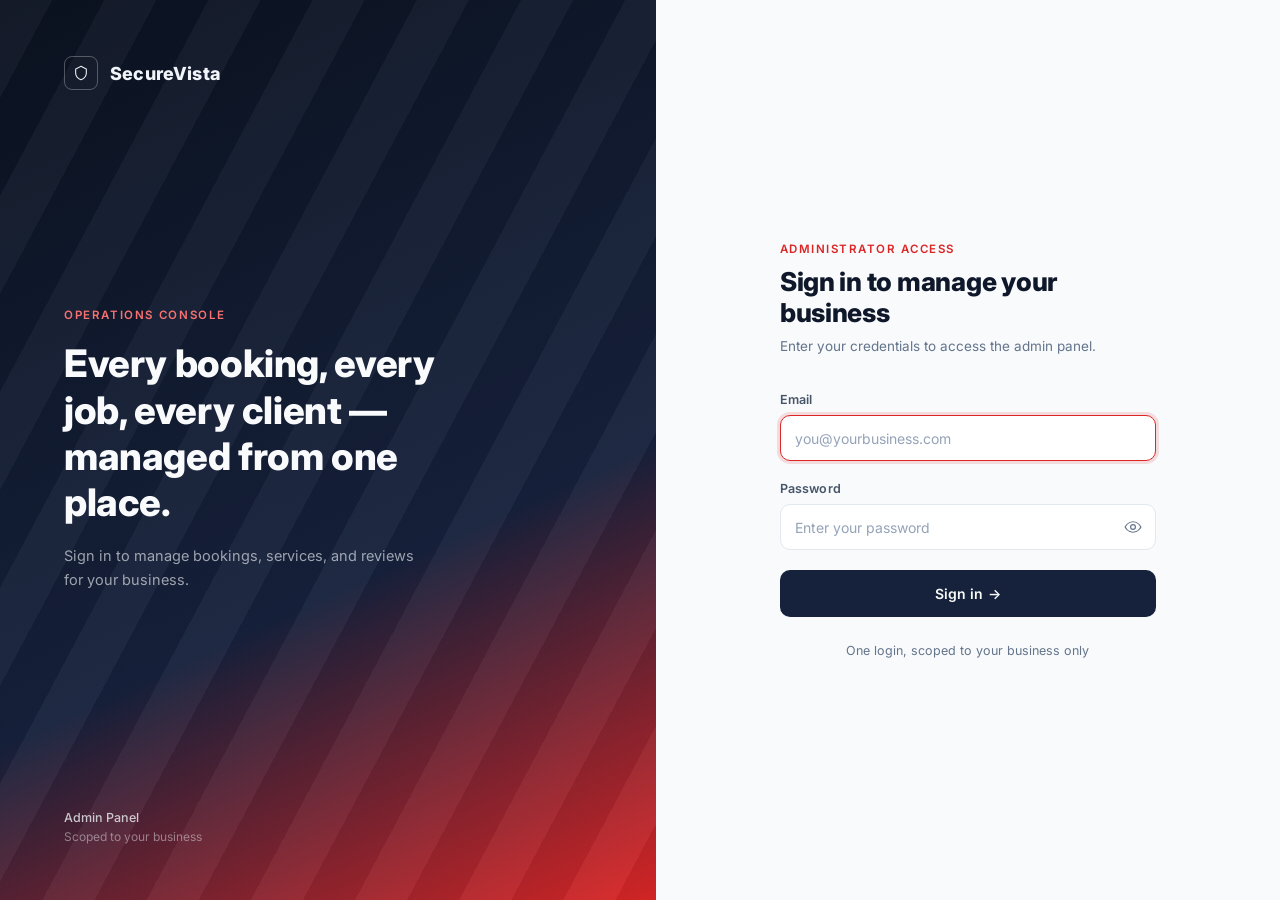
<file: admin/gallery.html>
<!DOCTYPE html>
<html lang="en">

<head>
  <meta charset="UTF-8" />
  <meta name="viewport" content="width=device-width, initial-scale=1.0" />
  <title>SecureVista — Photo Gallery</title>
  <link rel="stylesheet" href="style.css" />
</head>

<body>

  <div id="sv-toast" class="sv-toast"></div>

  <div class="admin-shell">

    <!-- ── SIDEBAR ── -->
    <aside class="admin-sidebar" id="admin-sidebar">
      <div class="sidebar-brand">
        <div class="sidebar-brandmark">
          <svg width="15" height="15" viewBox="0 0 24 24" fill="none" stroke="#f1f5f9" stroke-width="1.7">
            <path d="M12 2l8 4v6c0 5-3.5 8.5-8 10-4.5-1.5-8-5-8-10V6l8-4z" />
          </svg>
        </div>
        <div class="sidebar-brandname">
          SecureVista
          <span>Admin Console</span>
        </div>
      </div>

      <nav class="admin-nav">
        <div class="nav-section-label">Operations</div>

        <a href="dashboard.html">
          <svg class="nav-icon" viewBox="0 0 24 24" fill="none" stroke="currentColor" stroke-width="1.8">
            <rect x="3" y="3" width="7" height="7" rx="1.5" />
            <rect x="14" y="3" width="7" height="7" rx="1.5" />
            <rect x="3" y="14" width="7" height="7" rx="1.5" />
            <rect x="14" y="14" width="7" height="7" rx="1.5" />
          </svg>
          Dashboard
        </a>

        <a href="dashboard.html">
          <svg class="nav-icon" viewBox="0 0 24 24" fill="none" stroke="currentColor" stroke-width="1.8">
            <rect x="3" y="4" width="18" height="18" rx="2" />
            <path d="M16 2v4M8 2v4M3 10h18" />
          </svg>
          Bookings
        </a>

        <a href="schedule.html">
          <svg class="nav-icon" viewBox="0 0 24 24" fill="none" stroke="currentColor" stroke-width="1.8">
            <rect x="3" y="4" width="18" height="18" rx="2" />
            <path d="M16 2v4M8 2v4M3 10h18" />
            <path d="M8 15l2 2 4-4" />
          </svg>
          Schedule
        </a>

        <!-- <a href="dashboard.html">
          <svg class="nav-icon" viewBox="0 0 24 24" fill="none" stroke="currentColor" stroke-width="1.8">
            <circle cx="9" cy="21" r="1" />
            <circle cx="20" cy="21" r="1" />
            <path d="M1 1h4l2.68 13.39a2 2 0 0 0 2 1.61h9.72a2 2 0 0 0 2-1.61L23 6H6" />
          </svg>
          Orders
        </a> -->

        <a href="services.html">
          <svg class="nav-icon" viewBox="0 0 24 24" fill="none" stroke="currentColor" stroke-width="1.8">
            <path d="M12 2a7 7 0 0 1 7 7c0 4-7 13-7 13S5 13 5 9a7 7 0 0 1 7-7z" />
            <circle cx="12" cy="9" r="2.5" />
          </svg>
          Services &amp; Plans
        </a>

        <a href="gallery.html" class="active">
          <svg class="nav-icon" viewBox="0 0 24 24" fill="none" stroke="currentColor" stroke-width="1.8">
            <rect x="3" y="3" width="18" height="18" rx="2" />
            <circle cx="8.5" cy="8.5" r="1.5" />
            <path d="M21 15l-5-5L5 21" />
          </svg>
          Gallery
        </a>

        <a href="about.html">
          <svg class="nav-icon" viewBox="0 0 24 24" fill="none" stroke="currentColor" stroke-width="1.8">
            <circle cx="12" cy="12" r="9" />
            <line x1="12" y1="11" x2="12" y2="16" />
            <circle cx="12" cy="7.7" r="0.9" fill="currentColor" stroke="none" />
          </svg>
          About &amp; Contact
        </a>

        <!-- <a href="products.html">
          <svg class="nav-icon" viewBox="0 0 24 24" fill="none" stroke="currentColor" stroke-width="1.8">
            <rect x="1" y="9" width="14" height="8" rx="1" />
            <path d="M15 12h4l3 3v2h-7" />
            <circle cx="6" cy="19" r="1.6" />
            <circle cx="17.5" cy="19" r="1.6" />
          </svg>
          Shop &amp; Products
        </a> -->

        <!-- <a href="dashboard.html">
          <svg class="nav-icon" viewBox="0 0 24 24" fill="none" stroke="currentColor" stroke-width="1.8">
            <polyline points="22 7 13.5 15.5 8.5 10.5 2 17" />
            <polyline points="16 7 22 7 22 13" />
          </svg>
          Sales Analytics
        </a> -->

        <a href="dashboard.html">
          <svg class="nav-icon" viewBox="0 0 24 24" fill="none" stroke="currentColor" stroke-width="1.8">
            <polygon
              points="12 2 15.09 8.26 22 9.27 17 14.14 18.18 21.02 12 17.77 5.82 21.02 7 14.14 2 9.27 8.91 8.26 12 2" />
          </svg>
          Reviews
        </a>

        <div style="flex:1"></div>

        <div class="sidebar-footer">
          <button onclick="openChangePassword()" class="nav-link"
            style="display:flex;align-items:center;gap:10px;padding:10px 24px;font-size:13.5px;font-weight:500;color:rgba(238,243,238,.5);background:none;border:none;width:100%;cursor:pointer;transition:color .15s">
            <svg class="nav-icon" viewBox="0 0 24 24" fill="none" stroke="currentColor" stroke-width="1.8">
              <rect x="3" y="11" width="18" height="11" rx="2" />
              <path d="M7 11V7a5 5 0 0 1 10 0v4" />
            </svg>
            Change Password
          </button>
          <button id="logout-btn"
            style="display:flex;align-items:center;gap:10px;padding:10px 24px;font-size:13.5px;font-weight:500;color:rgba(238,243,238,.5);background:none;border:none;width:100%;cursor:pointer;transition:color .15s">
            <svg class="nav-icon" viewBox="0 0 24 24" fill="none" stroke="currentColor" stroke-width="1.8">
              <path d="M9 21H5a2 2 0 0 1-2-2V5a2 2 0 0 1 2-2h4" />
              <polyline points="16 17 21 12 16 7" />
              <line x1="21" y1="12" x2="9" y2="12" />
            </svg>
            Sign Out
          </button>
        </div>
      </nav>
    </aside>

    <!-- ── MAIN ── -->
    <div class="admin-main">

      <header class="admin-topbar">
        <div class="topbar-left">
          <button class="sidebar-toggle-btn" id="sidebar-toggle" aria-label="Toggle sidebar">
            <svg width="20" height="20" viewBox="0 0 24 24" fill="none" stroke="currentColor" stroke-width="2">
              <line x1="3" y1="6" x2="21" y2="6" />
              <line x1="3" y1="12" x2="21" y2="12" />
              <line x1="3" y1="18" x2="21" y2="18" />
            </svg>
          </button>
          <span class="topbar-title">Photo Gallery</span>
        </div>
        <div class="topbar-right">
          <span class="topbar-date" id="admin-date"></span>
          <div class="topbar-avatar">A</div>
        </div>
      </header>

      <div class="admin-content">

        <!-- Photo Gallery -->
        <div class="catalog-section-head">
          <div>
            <div class="catalog-section-title">Photo Gallery</div>
            <div class="catalog-section-desc">Shown in the storefront's "Our Recent Work" section. Landscape photos
              work best.</div>
          </div>
          <div>
            <input type="file" id="gallery-file-input" accept="image/*" style="display:none" />
            <button class="btn btn-primary btn-sm" id="gallery-upload-btn"
              onclick="document.getElementById('gallery-file-input').click()">
              <svg width="13" height="13" viewBox="0 0 24 24" fill="none" stroke="currentColor" stroke-width="2.5">
                <line x1="12" y1="5" x2="12" y2="19" />
                <line x1="5" y1="12" x2="19" y2="12" />
              </svg>
              <span id="gallery-upload-label">Upload Photo</span>
            </button>
          </div>
        </div>
        <div class="catalog-grid" id="gallery-grid">
          <div class="catalog-empty">Loading…</div>
        </div>

      </div><!-- /admin-content -->
    </div><!-- /admin-main -->
  </div><!-- /admin-shell -->

  <script src="js/icons.js"></script>
  <script src="js/admin-api.js"></script>
  <script src="js/admin-cloudinary.js"></script>
  <script src="js/admin-ui.js"></script>

  <div id="change-password-modal"
    style="display:none;position:fixed;inset:0;background:rgba(0,0,0,.45);z-index:1000;align-items:center;justify-content:center">
    <div
      style="background:#fff;border-radius:12px;padding:36px 32px;width:100%;max-width:420px;position:relative;box-shadow:0 8px 40px rgba(0,0,0,.18)">
      <button onclick="closeChangePassword()"
        style="position:absolute;top:14px;right:16px;background:none;border:none;font-size:1.3rem;cursor:pointer;color:#9ca3af">✕</button>
      <h3 style="font-size:1.1rem;color:var(--ink-900);margin-bottom:4px;font-weight:700">Change Password</h3>
      <p style="font-size:.85rem;color:var(--ink-400);margin-bottom:22px">Choose a strong password you haven't used
        before.</p>

      <div id="cp-error"
        style="display:none;background:#fce4ec;color:#c62828;font-size:.84rem;padding:10px 14px;border-radius:8px;margin-bottom:14px">
      </div>
      <div id="cp-success"
        style="display:none;background:#e8f5e9;color:#2e7d32;font-size:.84rem;padding:10px 14px;border-radius:8px;margin-bottom:14px">
      </div>

      <div style="margin-bottom:13px">
        <label style="display:block;font-size:.84rem;font-weight:600;color:var(--ink-900);margin-bottom:5px">Current
          Password</label>
        <div style="position:relative;display:flex;align-items:center">
          <input type="password" id="cp-current" placeholder="••••••••"
            style="width:100%;padding:9px 38px 9px 13px;border:1.5px solid var(--line);border-radius:8px;font-size:.93rem;outline:none;box-sizing:border-box" />
          <button type="button" onclick="toggleCpField('cp-current', this)"
            style="position:absolute;right:10px;background:none;border:none;cursor:pointer;padding:0;color:#9ca3af;display:flex">
            <svg class="eye-icon" viewBox="0 0 24 24" fill="none" stroke="currentColor" stroke-width="1.6"
              stroke-linecap="round" stroke-linejoin="round" width="18" height="18">
              <path d="M1.5 12S5 5 12 5s10.5 7 10.5 7-3.5 7-10.5 7S1.5 12 1.5 12Z" />
              <circle cx="12" cy="12" r="3.2" />
            </svg>
          </button>
        </div>
      </div>

      <div style="margin-bottom:13px">
        <label style="display:block;font-size:.84rem;font-weight:600;color:var(--ink-900);margin-bottom:5px">New
          Password</label>
        <div style="position:relative;display:flex;align-items:center">
          <input type="password" id="cp-new" placeholder="••••••••"
            style="width:100%;padding:9px 38px 9px 13px;border:1.5px solid var(--line);border-radius:8px;font-size:.93rem;outline:none;box-sizing:border-box" />
          <button type="button" onclick="toggleCpField('cp-new', this)"
            style="position:absolute;right:10px;background:none;border:none;cursor:pointer;padding:0;color:#9ca3af;display:flex">
            <svg class="eye-icon" viewBox="0 0 24 24" fill="none" stroke="currentColor" stroke-width="1.6"
              stroke-linecap="round" stroke-linejoin="round" width="18" height="18">
              <path d="M1.5 12S5 5 12 5s10.5 7 10.5 7-3.5 7-10.5 7S1.5 12 1.5 12Z" />
              <circle cx="12" cy="12" r="3.2" />
            </svg>
          </button>
        </div>
      </div>

      <div style="margin-bottom:22px">
        <label style="display:block;font-size:.84rem;font-weight:600;color:var(--ink-900);margin-bottom:5px">Confirm New
          Password</label>
        <div style="position:relative;display:flex;align-items:center">
          <input type="password" id="cp-confirm" placeholder="Repeat new password"
            style="width:100%;padding:9px 38px 9px 13px;border:1.5px solid var(--line);border-radius:8px;font-size:.93rem;outline:none;box-sizing:border-box" />
          <button type="button" onclick="toggleCpField('cp-confirm', this)"
            style="position:absolute;right:10px;background:none;border:none;cursor:pointer;padding:0;color:#9ca3af;display:flex">
            <svg class="eye-icon" viewBox="0 0 24 24" fill="none" stroke="currentColor" stroke-width="1.6"
              stroke-linecap="round" stroke-linejoin="round" width="18" height="18">
              <path d="M1.5 12S5 5 12 5s10.5 7 10.5 7-3.5 7-10.5 7S1.5 12 1.5 12Z" />
              <circle cx="12" cy="12" r="3.2" />
            </svg>
          </button>
        </div>
      </div>

      <div style="display:flex;gap:10px;justify-content:flex-end">
        <button onclick="closeChangePassword()"
          style="padding:9px 20px;border-radius:40px;border:1.5px solid var(--line);background:none;font-size:.88rem;font-weight:600;cursor:pointer;color:var(--ink-600)">Cancel</button>

        <button onclick="submitChangePassword()" id="cp-submit-btn"
          style="padding:9px 22px;border-radius:40px;border:none;background:var(--forest-800);color:#fff;font-size:.88rem;font-weight:600;cursor:pointer">Update
          Password</button>
      </div>
    </div>
  </div>

  <div class="modal-overlay" id="gc-delete-modal">
    <div class="modal-box" style="max-width: 400px; text-align: center; padding: 40px 24px;">
      <!-- Close action explicitly disabled during execution states to prevent breaking states -->
      <button class="modal-close" id="delete-modal-close" onclick="closeDeleteModal()">✕</button>

      <!-- Status Icon/Graphic Wrapper -->
      <div id="delete-modal-icon-wrap"
        style="margin-bottom: 20px; display: inline-flex; align-items: center; justify-content: center; width: 64px; height: 64px; border-radius: 50%;">
        <!-- Icon gets dynamically inserted by Javascript -->
      </div>

      <h3 class="modal-title" id="delete-modal-title" style="margin-bottom: 8px; font-size: 1.25rem;">Confirm Action
      </h3>
      <p id="delete-modal-desc"
        style="font-size: 0.9rem; color: var(--ink-600); line-height: 1.5; margin-bottom: 28px;">
        Are you sure you want to proceed? This step cannot be undone.
      </p>

      <!-- Action Bar Container -->
      <div id="delete-modal-actions" style="display: flex; gap: 12px; justify-content: center;">
        <button class="btn btn-ghost btn-sm" onclick="closeDeleteModal()"
          style="border-radius: 40px; padding: 9px 24px;">Cancel</button>
        <button class="btn btn-sm" id="delete-modal-confirm-btn"
          style="background: var(--red); color: #fff; border-radius: 40px; padding: 9px 24px;">Delete</button>
      </div>
    </div>
  </div>

</body>

</html>
</file>
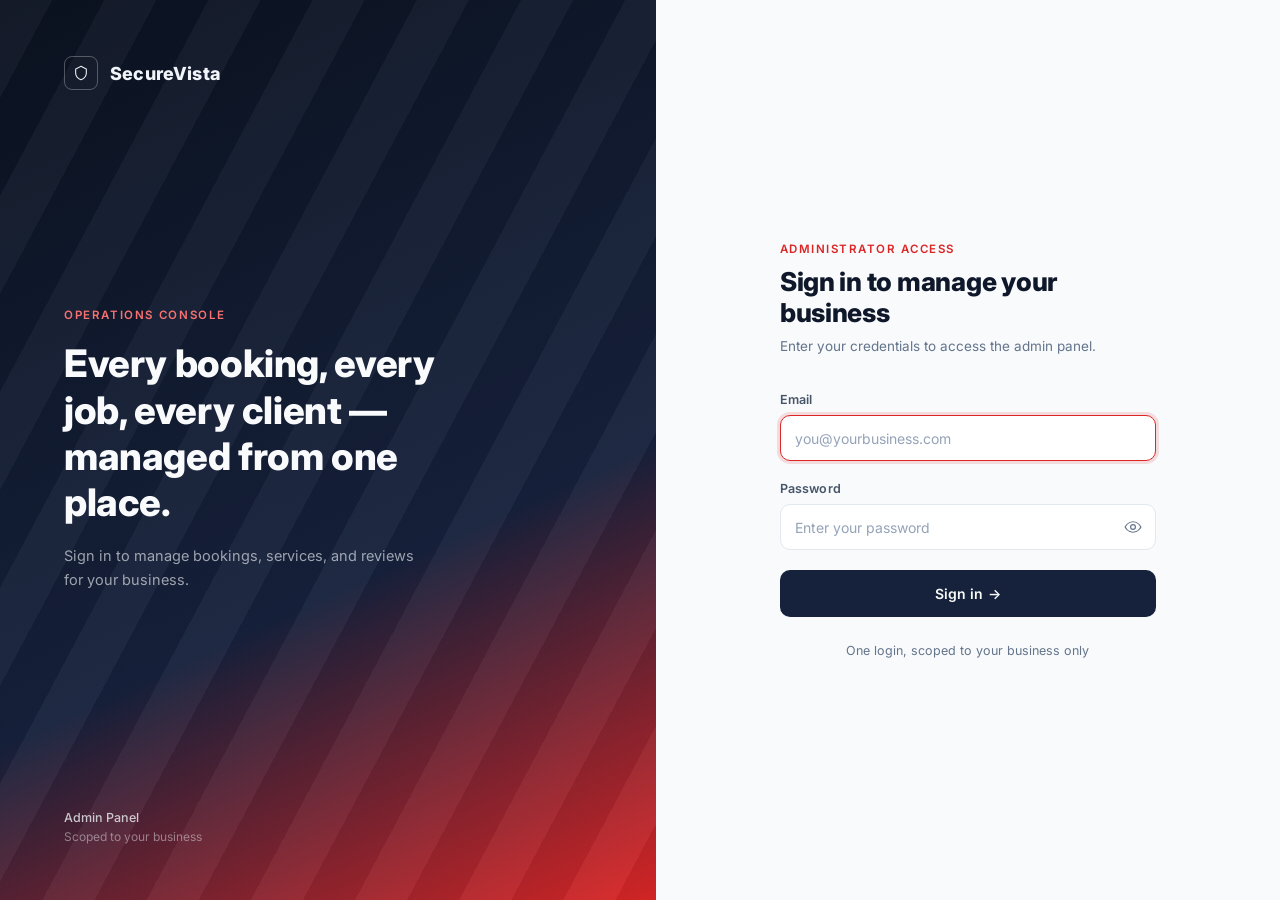
<file: admin/login.html>
<!DOCTYPE html>
<html lang="en">

<head>
    <meta charset="UTF-8" />
    <meta name="viewport" content="width=device-width, initial-scale=1.0" />
    <title>Admin Login</title>
    <link rel="preconnect" href="https://fonts.googleapis.com">
    <link rel="preconnect" href="https://fonts.gstatic.com" crossorigin>
    <link rel="icon" type="image/x-icon" href="favicon.ico">
    <link
        href="https://fonts.googleapis.com/css2?family=Inter:wght@400;500;600;700;800&family=JetBrains+Mono:wght@500;700&display=swap"
        rel="stylesheet">
    <style>
        :root {
            --forest-950: #0b1220;
            --forest-900: #101a2e;
            --forest-800: #16213c;
            --forest-600: #dc2626;
            --moss-500: #dc2626;
            --moss-400: #f87171;
            --sage-200: #fee2e2;
            --sage-100: #f1f5f9;
            --cream-50: #f8fafc;
            --ink-900: #0f172a;
            --ink-600: #475569;
            --ink-400: #64748b;
            --line: #e2e8f0;
            --radius: 10px;
            --ease: cubic-bezier(.22, .61, .36, 1);
        }

        * {
            box-sizing: border-box;
            margin: 0;
            padding: 0;
        }

        html,
        body {
            height: 100%;
            width: 100%;
        }

        body {
            font-family: 'Inter', -apple-system, BlinkMacSystemFont, sans-serif;
            background: var(--cream-50);
            color: var(--ink-900);
            -webkit-font-smoothing: antialiased;
        }

        a {
            color: inherit;
        }

        .screen {
            display: grid;
            grid-template-columns: 1.05fr 1fr;
            min-height: 100vh;
            width: 100%;
        }

        /* ---------- left brand panel ---------- */
        .panel-left {
            position: relative;
            background: linear-gradient(155deg, var(--forest-950) 0%, var(--forest-800) 62%, var(--forest-600) 100%);
            overflow: hidden;
            display: flex;
            flex-direction: column;
            justify-content: space-between;
            padding: 56px 64px;
            color: var(--sage-100);
        }

        .stripes {
            position: absolute;
            inset: 0;
            background-image: repeating-linear-gradient(118deg,
                    rgba(255, 255, 255, 0.035) 0px,
                    rgba(255, 255, 255, 0.035) 46px,
                    rgba(0, 0, 0, 0.05) 46px,
                    rgba(0, 0, 0, 0.05) 92px);
            opacity: 0;
            animation: fadeStripes 1.1s var(--ease) 0.15s forwards;
        }

        .mow-line {
            position: absolute;
            top: 0;
            left: -10%;
            width: 10%;
            height: 100%;
            background: linear-gradient(90deg, transparent, rgba(255, 255, 255, 0.16), transparent);
            animation: mowSweep 1.35s var(--ease) 0.05s forwards;
        }

        @keyframes mowSweep {
            to {
                left: 110%;
            }
        }

        @keyframes fadeStripes {
            to {
                opacity: 1;
            }
        }

        .brand {
            position: relative;
            z-index: 2;
            display: flex;
            align-items: center;
            gap: 12px;
            opacity: 0;
            animation: riseIn .6s var(--ease) .5s forwards;
        }

        .brand-mark {
            width: 34px;
            height: 34px;
            border-radius: 8px;
            border: 1px solid rgba(255, 255, 255, 0.28);
            display: flex;
            align-items: center;
            justify-content: center;
            flex-shrink: 0;
        }

        .brand-name {
            font-family: 'Inter', sans-serif;
            font-size: 18px;
            letter-spacing: 0.01em;
            font-weight: 800;
        }

        .panel-copy {
            position: relative;
            z-index: 2;
            max-width: 420px;
            opacity: 0;
            animation: riseIn .7s var(--ease) .68s forwards;
        }

        .panel-eyebrow {
            font-size: 11.5px;
            letter-spacing: 0.14em;
            text-transform: uppercase;
            color: var(--moss-400);
            font-weight: 600;
            margin-bottom: 18px;
        }

        .panel-heading {
            font-family: 'Inter', sans-serif;
            font-weight: 800;
            font-size: clamp(28px, 3vw, 38px);
            line-height: 1.22;
            color: #f8fafc;
            letter-spacing: -0.01em;
        }

        .panel-sub {
            margin-top: 18px;
            font-size: 14.5px;
            line-height: 1.65;
            color: rgba(241, 245, 249, 0.62);
            max-width: 360px;
        }

        .panel-foot {
            position: relative;
            z-index: 2;
            display: flex;
            justify-content: space-between;
            align-items: flex-end;
            font-size: 12px;
            color: rgba(241, 245, 249, 0.45);
            opacity: 0;
            animation: riseIn .6s var(--ease) .85s forwards;
        }

        .panel-foot .season {
            display: flex;
            flex-direction: column;
            gap: 4px;
        }

        .panel-foot .season strong {
            color: rgba(241, 245, 249, 0.78);
            font-weight: 500;
            font-size: 12.5px;
        }

        @keyframes riseIn {
            from {
                opacity: 0;
                transform: translateY(10px);
            }

            to {
                opacity: 1;
                transform: translateY(0);
            }
        }

        /* ---------- right form panel ---------- */
        .panel-right {
            background: var(--cream-50);
            display: flex;
            align-items: center;
            justify-content: center;
            padding: 40px 24px;
            position: relative;
        }

        .form-wrap {
            width: 100%;
            max-width: 376px;
            opacity: 0;
            animation: riseIn .6s var(--ease) .55s forwards;
        }

        .mobile-brand {
            display: none;
        }

        .form-head {
            margin-bottom: 36px;
        }

        .form-eyebrow {
            font-size: 11.5px;
            letter-spacing: 0.13em;
            text-transform: uppercase;
            color: var(--moss-500);
            font-weight: 600;
            margin-bottom: 10px;
        }

        .form-title {
            font-family: 'Inter', sans-serif;
            font-size: 26px;
            font-weight: 800;
            color: var(--ink-900);
            letter-spacing: -0.01em;
        }

        .form-desc {
            margin-top: 8px;
            font-size: 13.5px;
            color: var(--ink-400);
            line-height: 1.5;
        }

        .error-msg {
            background: #FBEAE9;
            color: #B3261E;
            font-size: 13px;
            padding: 11px 14px;
            border-radius: var(--radius);
            margin-bottom: 18px;
            display: none;
            align-items: center;
            gap: 8px;
            border: 1px solid #F1CFCC;
        }

        .field {
            margin-bottom: 20px;
        }

        .field label {
            display: block;
            font-size: 12.5px;
            font-weight: 600;
            color: var(--ink-600);
            margin-bottom: 8px;
            letter-spacing: 0.01em;
        }

        .input-wrap {
            position: relative;
            display: flex;
            align-items: center;
        }

        .input-wrap input {
            width: 100%;
            height: 46px;
            border: 1px solid var(--line);
            border-radius: var(--radius);
            background: #fff;
            padding: 0 14px;
            font-size: 14px;
            font-family: 'Inter', sans-serif;
            color: var(--ink-900);
            transition: border-color .18s var(--ease), box-shadow .18s var(--ease);
        }

        .input-wrap input::placeholder {
            color: #94a3b8;
        }

        .input-wrap input:hover {
            border-color: #cbd5e1;
        }

        .input-wrap input:focus {
            outline: none;
            border-color: var(--moss-500);
            box-shadow: 0 0 0 3px rgba(220, 38, 38, 0.14);
        }

        .input-wrap.has-icon input {
            padding-right: 44px;
        }

        .toggle-eye {
            position: absolute;
            right: 6px;
            width: 34px;
            height: 34px;
            display: flex;
            align-items: center;
            justify-content: center;
            background: none;
            border: none;
            cursor: pointer;
            color: var(--ink-400);
            border-radius: 7px;
            transition: color .15s var(--ease), background .15s var(--ease);
        }

        .toggle-eye:hover {
            color: var(--forest-800);
            background: var(--sage-100);
        }

        .toggle-eye:focus-visible {
            outline: 2px solid var(--moss-500);
            outline-offset: 1px;
        }

        .toggle-eye svg {
            width: 18px;
            height: 18px;
        }

        .btn-login {
            width: 100%;
            height: 47px;
            border: none;
            border-radius: var(--radius);
            background: var(--forest-800);
            color: #F7FAF7;
            font-family: 'Inter', sans-serif;
            font-size: 14px;
            font-weight: 600;
            letter-spacing: 0.01em;
            cursor: pointer;
            margin-top: 6px;
            display: flex;
            align-items: center;
            justify-content: center;
            transition: background .18s var(--ease), transform .12s var(--ease), box-shadow .18s var(--ease);
        }

        .btn-login:hover {
            background: var(--forest-900);
            box-shadow: 0 8px 20px -8px rgba(30, 58, 138, 0.4);
        }

        .btn-login:active {
            transform: translateY(1px);
        }

        .btn-login:disabled {
            opacity: .7;
            cursor: default;
            transform: none;
        }

        .btn-login:focus-visible {
            outline: 2px solid var(--moss-500);
            outline-offset: 2px;
        }

        .login-footer {
            margin-top: 26px;
            text-align: center;
            font-size: 12.5px;
            color: var(--ink-400);
        }

        /* ---------- responsive ---------- */
        @media (max-width: 880px) {
            .screen {
                grid-template-columns: 1fr;
            }

            .panel-left {
                display: none;
            }

            .panel-right {
                min-height: 100vh;
                padding: 40px 20px;
            }

            .mobile-brand {
                display: flex;
                align-items: center;
                gap: 10px;
                margin-bottom: 32px;
                opacity: 0;
                animation: riseIn .5s var(--ease) .15s forwards;
            }

            .mobile-brand .brand-mark {
                width: 32px;
                height: 32px;
                border-radius: 8px;
                background: var(--forest-800);
                display: flex;
                align-items: center;
                justify-content: center;
            }

            .mobile-brand .brand-name {
                font-family: 'Inter', sans-serif;
                font-size: 18px;
                font-weight: 800;
                color: var(--forest-800);
            }

            .form-wrap {
                animation-delay: .05s;
            }
        }

        @media (prefers-reduced-motion: reduce) {
            * {
                animation-duration: 0.01ms !important;
                animation-iteration-count: 1 !important;
            }
        }
    </style>
</head>

<body>
    <div class="screen">

        <div class="panel-left">
            <div class="stripes"></div>
            <div class="mow-line"></div>

            <div class="brand">
                <span class="brand-mark">
                    <svg width="16" height="16" viewBox="0 0 24 24" fill="none" stroke="#f1f5f9" stroke-width="1.6">
                        <path d="M12 2l8 4v6c0 5-3.5 8.5-8 10-4.5-1.5-8-5-8-10V6l8-4z"/>
                    </svg>
                </span>
                <span class="brand-name">SecureVista</span>
            </div>

            <div class="panel-copy">
                <div class="panel-eyebrow">Operations Console</div>
                <h1 class="panel-heading">Every booking, every job, every client — managed from one place.</h1>
                <p class="panel-sub">Sign in to manage bookings, services, and reviews for your business.</p>
            </div>

            <div class="panel-foot">
                <div class="season">
                    <strong>Admin Panel</strong>
                    <span>Scoped to your business</span>
                </div>
            </div>
        </div>

        <div class="panel-right">
            <div class="form-wrap">

                <div class="mobile-brand">
                    <span class="brand-mark">
                        <svg width="15" height="15" viewBox="0 0 24 24" fill="none" stroke="#f1f5f9" stroke-width="1.8">
                            <path d="M12 2l8 4v6c0 5-3.5 8.5-8 10-4.5-1.5-8-5-8-10V6l8-4z"/>
                        </svg>
                    </span>
                    <span class="brand-name">SecureVista</span>
                </div>

                <div class="form-head">
                    <div class="form-eyebrow">Administrator Access</div>
                    <h2 class="form-title">Sign in to manage your business</h2>
                    <p class="form-desc">Enter your credentials to access the admin panel.</p>
                </div>

                <div class="error-msg"></div>

                <form id="login-form" novalidate>
                    <div class="field">
                        <label for="username">Email</label>
                        <div class="input-wrap">
                            <input type="email" id="username" name="email" placeholder="you@yourbusiness.com"
                                autocomplete="username" autofocus required />
                        </div>
                    </div>

                    <div class="field">
                        <label for="password">Password</label>
                        <div class="input-wrap has-icon">
                            <input type="password" id="password" name="password" placeholder="Enter your password"
                                autocomplete="current-password" required />
                            <button type="button" class="toggle-eye" onclick="togglePassword()"
                                aria-label="Show password" aria-pressed="false">
                                <svg id="eyeIcon" viewBox="0 0 24 24" fill="none" stroke="currentColor"
                                    stroke-width="1.6" stroke-linecap="round" stroke-linejoin="round">
                                    <path d="M1.5 12S5 5 12 5s10.5 7 10.5 7-3.5 7-10.5 7S1.5 12 1.5 12Z" />
                                    <circle cx="12" cy="12" r="3.2" />
                                </svg>
                            </button>
                        </div>
                    </div>

                    <button type="submit" class="btn-login">Sign in →</button>
                </form>

                <p class="login-footer">One login, scoped to your business only</p>
            </div>
        </div>

    </div>

    <script src="js/admin-api.js"></script>
    <script src="js/admin-ui.js"></script>
</body>

</html>
</file>
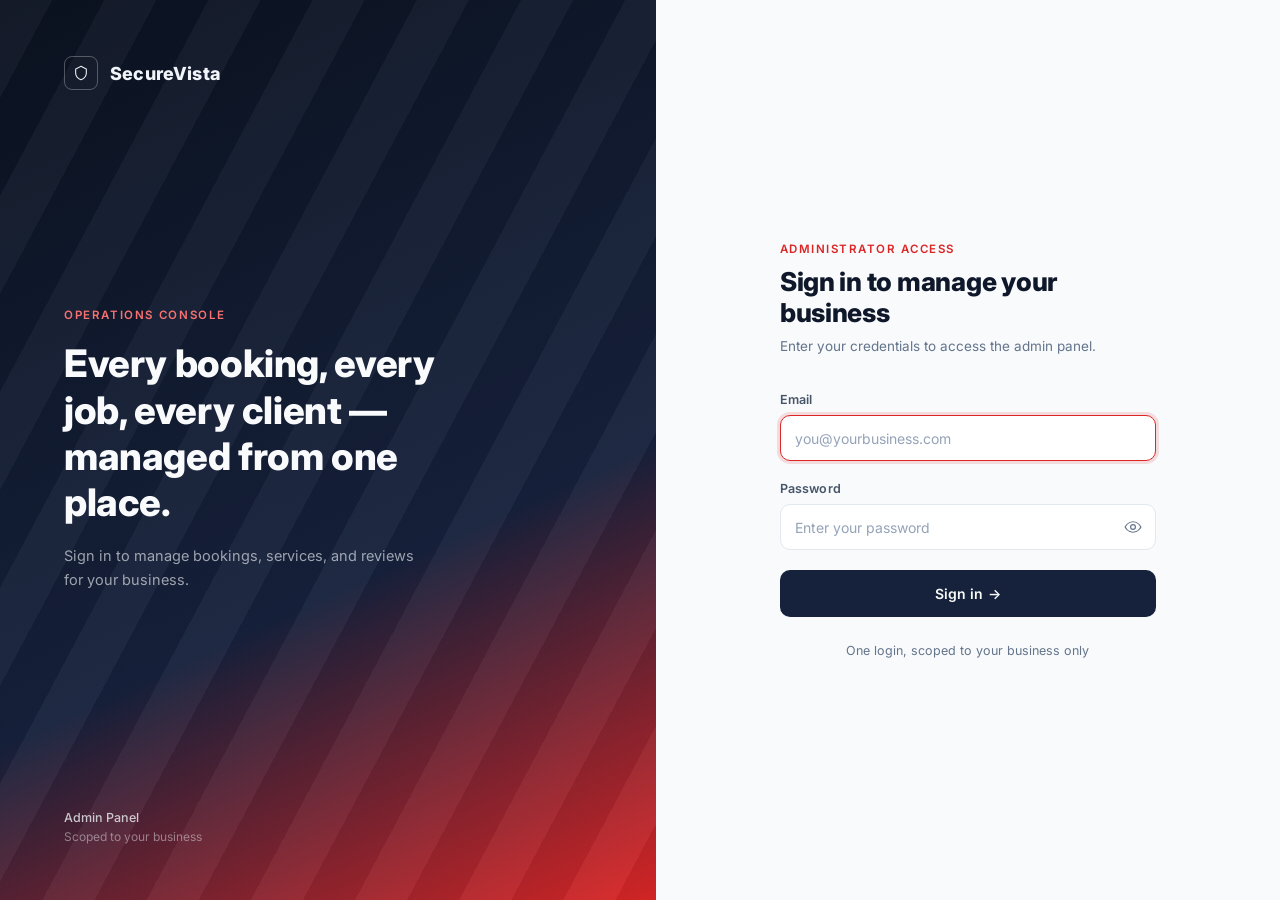
<file: admin/schedule.html>
<!DOCTYPE html>
<html lang="en">

<head>
    <meta charset="UTF-8" />
    <meta name="viewport" content="width=device-width, initial-scale=1.0" />
    <title>SecureVista — Schedule</title>
    <link rel="stylesheet" href="style.css" />
</head>

<body>

    <div id="sv-toast" class="sv-toast"></div>

    <div class="admin-shell">

        <!-- ── SIDEBAR ── -->
        <aside class="admin-sidebar" id="admin-sidebar">
            <div class="sidebar-brand">
                <div class="sidebar-brandmark">
                    <svg width="15" height="15" viewBox="0 0 24 24" fill="none" stroke="#f1f5f9" stroke-width="1.7">
                        <path d="M12 2l8 4v6c0 5-3.5 8.5-8 10-4.5-1.5-8-5-8-10V6l8-4z" />
                    </svg>
                </div>
                <div class="sidebar-brandname">
                    SecureVista
                    <span>Admin Console</span>
                </div>
            </div>

            <nav class="admin-nav">
                <div class="nav-section-label">Operations</div>

                <a href="dashboard.html">
                    <svg class="nav-icon" viewBox="0 0 24 24" fill="none" stroke="currentColor" stroke-width="1.8">
                        <rect x="3" y="3" width="7" height="7" rx="1.5" />
                        <rect x="14" y="3" width="7" height="7" rx="1.5" />
                        <rect x="3" y="14" width="7" height="7" rx="1.5" />
                        <rect x="14" y="14" width="7" height="7" rx="1.5" />
                    </svg>
                    Dashboard
                </a>

                <a href="dashboard.html">
                    <svg class="nav-icon" viewBox="0 0 24 24" fill="none" stroke="currentColor" stroke-width="1.8">
                        <rect x="3" y="4" width="18" height="18" rx="2" />
                        <path d="M16 2v4M8 2v4M3 10h18" />
                    </svg>
                    Bookings
                </a>

                <a href="schedule.html" class="active">
                    <svg class="nav-icon" viewBox="0 0 24 24" fill="none" stroke="currentColor" stroke-width="1.8">
                        <rect x="3" y="4" width="18" height="18" rx="2" />
                        <path d="M16 2v4M8 2v4M3 10h18" />
                        <path d="M8 15l2 2 4-4" />
                    </svg>
                    Schedule
                </a>

                <a href="services.html">
                    <svg class="nav-icon" viewBox="0 0 24 24" fill="none" stroke="currentColor" stroke-width="1.8">
                        <path d="M12 2a7 7 0 0 1 7 7c0 4-7 13-7 13S5 13 5 9a7 7 0 0 1 7-7z" />
                        <circle cx="12" cy="9" r="2.5" />
                    </svg>
                    Services &amp; Plans
                </a>

                <a href="gallery.html">
                    <svg class="nav-icon" viewBox="0 0 24 24" fill="none" stroke="currentColor" stroke-width="1.8">
                        <rect x="3" y="3" width="18" height="18" rx="2" />
                        <circle cx="8.5" cy="8.5" r="1.5" />
                        <path d="M21 15l-5-5L5 21" />
                    </svg>
                    Gallery
                </a>

                <a href="about.html">
                    <svg class="nav-icon" viewBox="0 0 24 24" fill="none" stroke="currentColor" stroke-width="1.8">
                        <circle cx="12" cy="12" r="9" />
                        <line x1="12" y1="11" x2="12" y2="16" />
                        <circle cx="12" cy="7.7" r="0.9" fill="currentColor" stroke="none" />
                    </svg>
                    About &amp; Contact
                </a>

                <a href="dashboard.html">
                    <svg class="nav-icon" viewBox="0 0 24 24" fill="none" stroke="currentColor" stroke-width="1.8">
                        <polygon
                            points="12 2 15.09 8.26 22 9.27 17 14.14 18.18 21.02 12 17.77 5.82 21.02 7 14.14 2 9.27 8.91 8.26 12 2" />
                    </svg>
                    Reviews
                </a>

                <div style="flex:1"></div>

                <div class="sidebar-footer">
                    <button onclick="openChangePassword()" class="nav-link"
                        style="display:flex;align-items:center;gap:10px;padding:10px 24px;font-size:13.5px;font-weight:500;color:rgba(238,243,238,.5);background:none;border:none;width:100%;cursor:pointer;transition:color .15s">
                        <svg class="nav-icon" viewBox="0 0 24 24" fill="none" stroke="currentColor" stroke-width="1.8">
                            <rect x="3" y="11" width="18" height="11" rx="2" />
                            <path d="M7 11V7a5 5 0 0 1 10 0v4" />
                        </svg>
                        Change Password
                    </button>
                    <button id="logout-btn"
                        style="display:flex;align-items:center;gap:10px;padding:10px 24px;font-size:13.5px;font-weight:500;color:rgba(238,243,238,.5);background:none;border:none;width:100%;cursor:pointer;transition:color .15s">
                        <svg class="nav-icon" viewBox="0 0 24 24" fill="none" stroke="currentColor" stroke-width="1.8">
                            <path d="M9 21H5a2 2 0 0 1-2-2V5a2 2 0 0 1 2-2h4" />
                            <polyline points="16 17 21 12 16 7" />
                            <line x1="21" y1="12" x2="9" y2="12" />
                        </svg>
                        Sign Out
                    </button>
                </div>
            </nav>
        </aside>

        <!-- ── MAIN ── -->
        <div class="admin-main">

            <header class="admin-topbar">
                <div class="topbar-left">
                    <button class="sidebar-toggle-btn" id="sidebar-toggle" aria-label="Toggle sidebar">
                        <svg width="20" height="20" viewBox="0 0 24 24" fill="none" stroke="currentColor"
                            stroke-width="2">
                            <line x1="3" y1="6" x2="21" y2="6" />
                            <line x1="3" y1="12" x2="21" y2="12" />
                            <line x1="3" y1="18" x2="21" y2="18" />
                        </svg>
                    </button>
                    <span class="topbar-title">Schedule</span>
                </div>
                <div class="topbar-right">
                    <span class="topbar-date" id="admin-date"></span>
                    <div class="topbar-avatar">A</div>
                </div>
            </header>

            <div class="admin-content">

                <!-- Auto-status rules -->
                <div class="table-card" style="padding:22px 24px;">
                    <div class="table-header" style="padding:0 0 16px;border-bottom:none;">
                        <span class="table-title">Availability Rules</span>
                        <span style="font-size:12.5px;color:var(--ink-400)">
                            Set how many bookings in a day should mark it Busy or Full
                        </span>
                    </div>

                    <div class="settings-grid">
                        <div class="form-field">
                            <label class="form-checkbox-row">
                                <input type="checkbox" id="auto-enabled"
                                    style="width:auto;accent-color:var(--forest-800)" checked />
                                Auto-calculate day status from bookings
                            </label>
                        </div>

                        <div class="form-field">
                            <label for="busy-threshold">Mark as Busy at</label>
                            <div class="threshold-input-wrap">
                                <input type="number" id="busy-threshold" min="1" value="3" />
                                <span class="threshold-input-suffix">bookings / day</span>
                            </div>
                        </div>

                        <div class="form-field">
                            <label for="full-threshold">Mark as Full at</label>
                            <div class="threshold-input-wrap">
                                <input type="number" id="full-threshold" min="1" value="6" />
                                <span class="threshold-input-suffix">bookings / day</span>
                            </div>
                        </div>
                    </div>

                    <div class="settings-save-row">
                        <button class="btn btn-primary btn-sm" id="save-settings-btn">Save Rules</button>
                        <span class="settings-save-status" id="settings-save-status"></span>
                    </div>
                </div>

                <div class="section-divider"></div>

                <!-- Calendar toolbar -->
                <div class="schedule-toolbar">
                    <div class="schedule-nav">
                        <button class="schedule-nav-btn" id="cal-prev" aria-label="Previous">
                            <svg viewBox="0 0 24 24" fill="none" stroke="currentColor" stroke-width="2.2">
                                <polyline points="15 18 9 12 15 6" />
                            </svg>
                        </button>
                        <span class="schedule-range-label" id="cal-range-label">—</span>
                        <button class="schedule-nav-btn" id="cal-next" aria-label="Next">
                            <svg viewBox="0 0 24 24" fill="none" stroke="currentColor" stroke-width="2.2">
                                <polyline points="9 18 15 12 9 6" />
                            </svg>
                        </button>
                        <button class="schedule-today-btn" id="cal-today-btn">Today</button>
                        <button class="schedule-today-btn" id="select-mode-btn">Select Dates</button>
                    </div>

                    <div class="schedule-legend">
                        <span class="sched-legend-dot avail">Available</span>
                        <span class="sched-legend-dot busy">Busy</span>
                        <span class="sched-legend-dot full">Full</span>
                        <span class="sched-legend-dot override">Manually set</span>
                    </div>
                </div>

                <!-- Calendar grid: 1 or 2 month panels, populated by JS -->
                <div class="calendar-row" id="calendar-row">
                    <div class="cal-loading">Loading schedule…</div>
                </div>

            </div><!-- /admin-content -->
        </div><!-- /admin-main -->
    </div><!-- /admin-shell -->

    <!-- ── DAY STATUS MODAL ── -->
    <div class="modal-overlay" id="day-status-modal">
        <div class="modal-box" style="max-width:380px;">
            <button class="modal-close" onclick="closeDayModal()" aria-label="Close">✕</button>
            <div class="modal-eyebrow">Day Status</div>
            <div class="day-modal-date" id="day-modal-date">—</div>
            <div class="modal-title" style="margin-bottom:10px;" id="day-modal-weekday">—</div>

            <div class="day-modal-count" id="day-modal-count">— bookings scheduled</div>

            <div class="form-field">
                <label>Status</label>
                <div class="status-option-row" id="day-status-options">
                    <div class="status-option opt-auto" data-status="">
                        <span class="dot"></span> Auto
                    </div>
                    <div class="status-option opt-avail" data-status="avail">
                        <span class="dot"></span> Available
                    </div>
                    <div class="status-option opt-busy" data-status="busy">
                        <span class="dot"></span> Busy
                    </div>
                    <div class="status-option opt-full" data-status="full">
                        <span class="dot"></span> Full
                    </div>
                </div>
            </div>

            <div class="modal-actions">
                <button type="button" class="btn btn-ghost btn-sm" onclick="closeDayModal()">Cancel</button>
                <button type="button" class="btn btn-primary btn-sm" id="day-modal-save-btn">Save</button>
            </div>
        </div>
    </div>

    <script src="js/admin-api.js"></script>
    <script src="js/admin-ui.js"></script>
    <script src="js/schedule.js"></script>

    <div id="change-password-modal"
        style="display:none;position:fixed;inset:0;background:rgba(0,0,0,.45);z-index:1000;align-items:center;justify-content:center">
        <div
            style="background:#fff;border-radius:12px;padding:36px 32px;width:100%;max-width:420px;position:relative;box-shadow:0 8px 40px rgba(0,0,0,.18)">
            <button onclick="closeChangePassword()"
                style="position:absolute;top:14px;right:16px;background:none;border:none;font-size:1.3rem;cursor:pointer;color:#9ca3af">✕</button>
            <h3 style="font-size:1.1rem;color:var(--ink-900);margin-bottom:4px;font-weight:700">Change Password</h3>
            <p style="font-size:.85rem;color:var(--ink-400);margin-bottom:22px">Choose a strong password you haven't
                used
                before.</p>

            <div id="cp-error"
                style="display:none;background:#fce4ec;color:#c62828;font-size:.84rem;padding:10px 14px;border-radius:8px;margin-bottom:14px">
            </div>
            <div id="cp-success"
                style="display:none;background:#e8f5e9;color:#2e7d32;font-size:.84rem;padding:10px 14px;border-radius:8px;margin-bottom:14px">
            </div>

            <div style="margin-bottom:13px">
                <label
                    style="display:block;font-size:.84rem;font-weight:600;color:var(--ink-900);margin-bottom:5px">Current
                    Password</label>
                <div style="position:relative;display:flex;align-items:center">
                    <input type="password" id="cp-current" placeholder="••••••••"
                        style="width:100%;padding:9px 38px 9px 13px;border:1.5px solid var(--line);border-radius:8px;font-size:.93rem;outline:none;box-sizing:border-box" />
                    <button type="button" onclick="toggleCpField('cp-current', this)"
                        style="position:absolute;right:10px;background:none;border:none;cursor:pointer;padding:0;color:#9ca3af;display:flex">
                        <svg class="eye-icon" viewBox="0 0 24 24" fill="none" stroke="currentColor" stroke-width="1.6"
                            stroke-linecap="round" stroke-linejoin="round" width="18" height="18">
                            <path d="M1.5 12S5 5 12 5s10.5 7 10.5 7-3.5 7-10.5 7S1.5 12 1.5 12Z" />
                            <circle cx="12" cy="12" r="3.2" />
                        </svg>
                    </button>
                </div>
            </div>

            <div style="margin-bottom:13px">
                <label style="display:block;font-size:.84rem;font-weight:600;color:var(--ink-900);margin-bottom:5px">New
                    Password</label>
                <div style="position:relative;display:flex;align-items:center">
                    <input type="password" id="cp-new" placeholder="••••••••"
                        style="width:100%;padding:9px 38px 9px 13px;border:1.5px solid var(--line);border-radius:8px;font-size:.93rem;outline:none;box-sizing:border-box" />
                    <button type="button" onclick="toggleCpField('cp-new', this)"
                        style="position:absolute;right:10px;background:none;border:none;cursor:pointer;padding:0;color:#9ca3af;display:flex">
                        <svg class="eye-icon" viewBox="0 0 24 24" fill="none" stroke="currentColor" stroke-width="1.6"
                            stroke-linecap="round" stroke-linejoin="round" width="18" height="18">
                            <path d="M1.5 12S5 5 12 5s10.5 7 10.5 7-3.5 7-10.5 7S1.5 12 1.5 12Z" />
                            <circle cx="12" cy="12" r="3.2" />
                        </svg>
                    </button>
                </div>
            </div>

            <div style="margin-bottom:22px">
                <label
                    style="display:block;font-size:.84rem;font-weight:600;color:var(--ink-900);margin-bottom:5px">Confirm
                    New
                    Password</label>
                <div style="position:relative;display:flex;align-items:center">
                    <input type="password" id="cp-confirm" placeholder="Repeat new password"
                        style="width:100%;padding:9px 38px 9px 13px;border:1.5px solid var(--line);border-radius:8px;font-size:.93rem;outline:none;box-sizing:border-box" />
                    <button type="button" onclick="toggleCpField('cp-confirm', this)"
                        style="position:absolute;right:10px;background:none;border:none;cursor:pointer;padding:0;color:#9ca3af;display:flex">
                        <svg class="eye-icon" viewBox="0 0 24 24" fill="none" stroke="currentColor" stroke-width="1.6"
                            stroke-linecap="round" stroke-linejoin="round" width="18" height="18">
                            <path d="M1.5 12S5 5 12 5s10.5 7 10.5 7-3.5 7-10.5 7S1.5 12 1.5 12Z" />
                            <circle cx="12" cy="12" r="3.2" />
                        </svg>
                    </button>
                </div>
            </div>

            <div style="display:flex;gap:10px;justify-content:flex-end">
                <button onclick="closeChangePassword()"
                    style="padding:9px 20px;border-radius:40px;border:1.5px solid var(--line);background:none;font-size:.88rem;font-weight:600;cursor:pointer;color:var(--ink-600)">Cancel</button>

                <button onclick="submitChangePassword()" id="cp-submit-btn"
                    style="padding:9px 22px;border-radius:40px;border:none;background:var(--forest-800);color:#fff;font-size:.88rem;font-weight:600;cursor:pointer">Update
                    Password</button>
            </div>
        </div>
    </div>

    <!-- ── BULK SELECTION ACTION BAR ── -->
    <div class="bulk-action-bar" id="bulk-action-bar">
        <span class="bulk-count" id="bulk-count">0 selected</span>
        <div class="bulk-actions">
            <button class="bulk-btn opt-avail" data-status="avail">Available</button>
            <button class="bulk-btn opt-busy" data-status="busy">Busy</button>
            <button class="bulk-btn opt-full" data-status="full">Full</button>
            <button class="bulk-btn opt-auto" data-status="">Auto</button>
            <button class="bulk-cancel" id="bulk-cancel-btn">Cancel</button>
        </div>
    </div>

</body>

</html>
</file>
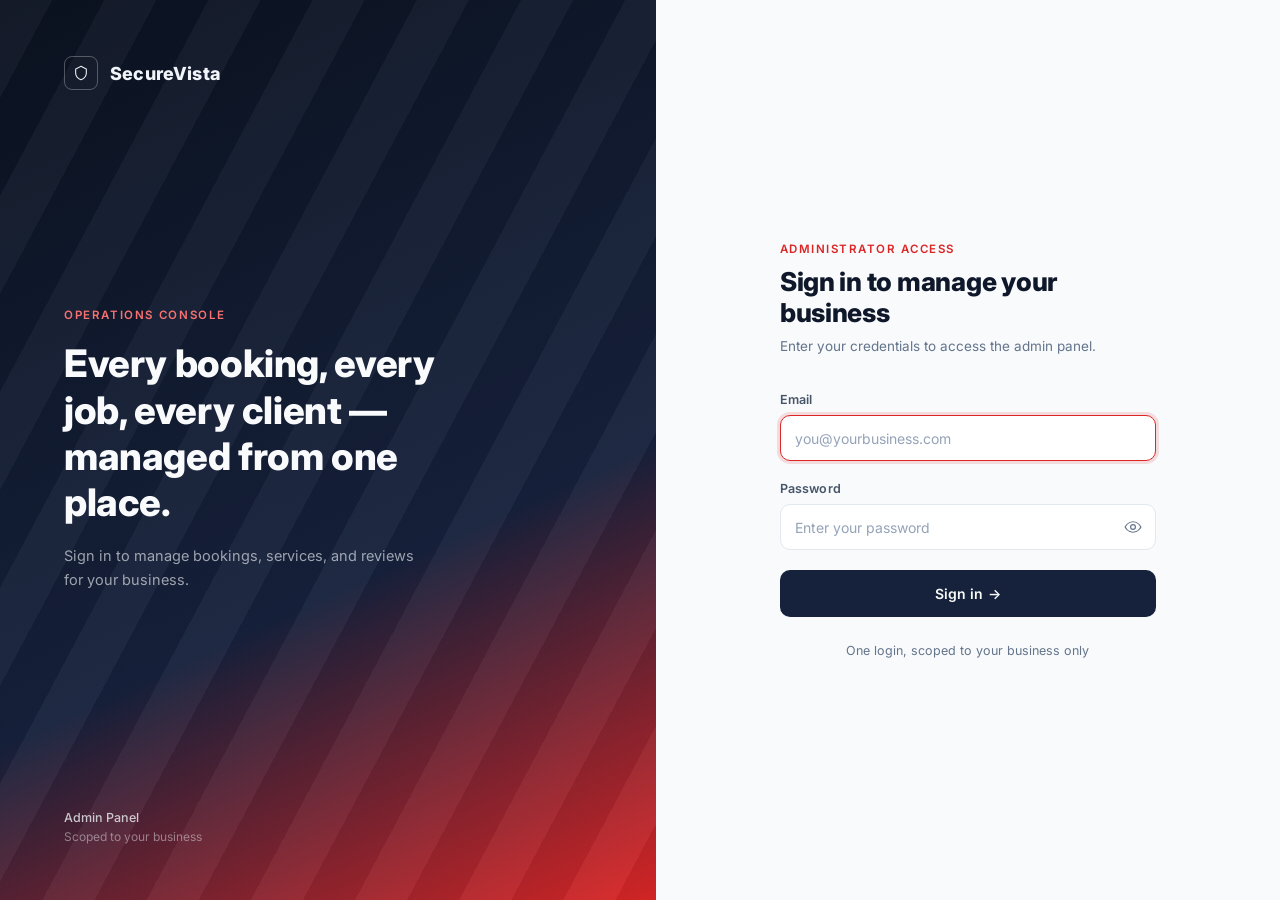
<file: admin/services.html>
<!DOCTYPE html>
<html lang="en">

<head>
  <meta charset="UTF-8" />
  <meta name="viewport" content="width=device-width, initial-scale=1.0" />
  <title>SecureVista — Services &amp; Plans</title>
  <link rel="stylesheet" href="style.css" />
  <style>
    /* Icon picker — grid of selectable SVG icons for the Add/Edit Item modal.
       Kept here since services.html doesn't currently own a dedicated
       <style> block and this is scoped to one component. */
    .icon-picker {
      display: grid;
      grid-template-columns: repeat(6, 1fr);
      gap: 8px;
      margin-top: 6px;
    }

    .icon-picker-btn {
      display: flex;
      align-items: center;
      justify-content: center;
      aspect-ratio: 1;
      border: 1.5px solid rgba(0, 0, 0, 0.12);
      border-radius: 8px;
      background: #fff;
      cursor: pointer;
      color: #555;
      transition: border-color .15s, color .15s, background .15s;
      padding: 0;
    }

    .icon-picker-btn svg {
      width: 18px;
      height: 18px;
    }

    .icon-picker-btn:hover {
      border-color: var(--forest-800, #16213c);
      color: var(--forest-800, #16213c);
    }

    .icon-picker-btn.selected {
      border-color: var(--forest-800, #16213c);
      background: rgba(47, 93, 58, 0.08);
      color: var(--forest-800, #16213c);
    }
  </style>
</head>

<body>

  <div id="sv-toast" class="sv-toast"></div>

  <div class="admin-shell">

    <!-- ── SIDEBAR ── -->
    <aside class="admin-sidebar" id="admin-sidebar">
      <div class="sidebar-brand">
        <div class="sidebar-brandmark">
          <svg width="15" height="15" viewBox="0 0 24 24" fill="none" stroke="#f1f5f9" stroke-width="1.7">
            <path d="M12 2l8 4v6c0 5-3.5 8.5-8 10-4.5-1.5-8-5-8-10V6l8-4z" />
          </svg>
        </div>
        <div class="sidebar-brandname">
          SecureVista
          <span>Admin Console</span>
        </div>
      </div>

      <nav class="admin-nav">
        <div class="nav-section-label">Operations</div>

        <a href="dashboard.html">
          <svg class="nav-icon" viewBox="0 0 24 24" fill="none" stroke="currentColor" stroke-width="1.8">
            <rect x="3" y="3" width="7" height="7" rx="1.5" />
            <rect x="14" y="3" width="7" height="7" rx="1.5" />
            <rect x="3" y="14" width="7" height="7" rx="1.5" />
            <rect x="14" y="14" width="7" height="7" rx="1.5" />
          </svg>
          Dashboard
        </a>

        <a href="dashboard.html">
          <svg class="nav-icon" viewBox="0 0 24 24" fill="none" stroke="currentColor" stroke-width="1.8">
            <rect x="3" y="4" width="18" height="18" rx="2" />
            <path d="M16 2v4M8 2v4M3 10h18" />
          </svg>
          Bookings
        </a>

        <a href="schedule.html">
          <svg class="nav-icon" viewBox="0 0 24 24" fill="none" stroke="currentColor" stroke-width="1.8">
            <rect x="3" y="4" width="18" height="18" rx="2" />
            <path d="M16 2v4M8 2v4M3 10h18" />
            <path d="M8 15l2 2 4-4" />
          </svg>
          Schedule
        </a>

        <!-- <a href="dashboard.html">
          <svg class="nav-icon" viewBox="0 0 24 24" fill="none" stroke="currentColor" stroke-width="1.8">
            <circle cx="9" cy="21" r="1" />
            <circle cx="20" cy="21" r="1" />
            <path d="M1 1h4l2.68 13.39a2 2 0 0 0 2 1.61h9.72a2 2 0 0 0 2-1.61L23 6H6" />
          </svg>
          Orders
        </a> -->

        <a href="services.html" class="active">
          <svg class="nav-icon" viewBox="0 0 24 24" fill="none" stroke="currentColor" stroke-width="1.8">
            <path d="M12 2a7 7 0 0 1 7 7c0 4-7 13-7 13S5 13 5 9a7 7 0 0 1 7-7z" />
            <circle cx="12" cy="9" r="2.5" />
          </svg>
          Services &amp; Plans
        </a>

        <a href="gallery.html">
          <svg class="nav-icon" viewBox="0 0 24 24" fill="none" stroke="currentColor" stroke-width="1.8">
            <rect x="3" y="3" width="18" height="18" rx="2" />
            <circle cx="8.5" cy="8.5" r="1.5" />
            <path d="M21 15l-5-5L5 21" />
          </svg>
          Gallery
        </a>

        <a href="about.html">
          <svg class="nav-icon" viewBox="0 0 24 24" fill="none" stroke="currentColor" stroke-width="1.8">
            <circle cx="12" cy="12" r="9" />
            <line x1="12" y1="11" x2="12" y2="16" />
            <circle cx="12" cy="7.7" r="0.9" fill="currentColor" stroke="none" />
          </svg>
          About &amp; Contact
        </a>

        <!-- <a href="products.html">
          <svg class="nav-icon" viewBox="0 0 24 24" fill="none" stroke="currentColor" stroke-width="1.8">
            <rect x="1" y="9" width="14" height="8" rx="1" />
            <path d="M15 12h4l3 3v2h-7" />
            <circle cx="6" cy="19" r="1.6" />
            <circle cx="17.5" cy="19" r="1.6" />
          </svg>
          Shop &amp; Products
        </a> -->

        <!-- <a href="dashboard.html">
          <svg class="nav-icon" viewBox="0 0 24 24" fill="none" stroke="currentColor" stroke-width="1.8">
            <polyline points="22 7 13.5 15.5 8.5 10.5 2 17" />
            <polyline points="16 7 22 7 22 13" />
          </svg>
          Sales Analytics
        </a> -->

        <a href="dashboard.html">
          <svg class="nav-icon" viewBox="0 0 24 24" fill="none" stroke="currentColor" stroke-width="1.8">
            <polygon
              points="12 2 15.09 8.26 22 9.27 17 14.14 18.18 21.02 12 17.77 5.82 21.02 7 14.14 2 9.27 8.91 8.26 12 2" />
          </svg>
          Reviews
        </a>

        <div style="flex:1"></div>

        <div class="sidebar-footer">
          <button onclick="openChangePassword()" class="nav-link"
            style="display:flex;align-items:center;gap:10px;padding:10px 24px;font-size:13.5px;font-weight:500;color:rgba(238,243,238,.5);background:none;border:none;width:100%;cursor:pointer;transition:color .15s">
            <svg class="nav-icon" viewBox="0 0 24 24" fill="none" stroke="currentColor" stroke-width="1.8">
              <rect x="3" y="11" width="18" height="11" rx="2" />
              <path d="M7 11V7a5 5 0 0 1 10 0v4" />
            </svg>
            Change Password
          </button>
          <button id="logout-btn"
            style="display:flex;align-items:center;gap:10px;padding:10px 24px;font-size:13.5px;font-weight:500;color:rgba(238,243,238,.5);background:none;border:none;width:100%;cursor:pointer;transition:color .15s">
            <svg class="nav-icon" viewBox="0 0 24 24" fill="none" stroke="currentColor" stroke-width="1.8">
              <path d="M9 21H5a2 2 0 0 1-2-2V5a2 2 0 0 1 2-2h4" />
              <polyline points="16 17 21 12 16 7" />
              <line x1="21" y1="12" x2="9" y2="12" />
            </svg>
            Sign Out
          </button>
        </div>
      </nav>
    </aside>

    <!-- ── MAIN ── -->
    <div class="admin-main">

      <header class="admin-topbar">
        <div class="topbar-left">
          <button class="sidebar-toggle-btn" id="sidebar-toggle" aria-label="Toggle sidebar">
            <svg width="20" height="20" viewBox="0 0 24 24" fill="none" stroke="currentColor" stroke-width="2">
              <line x1="3" y1="6" x2="21" y2="6" />
              <line x1="3" y1="12" x2="21" y2="12" />
              <line x1="3" y1="18" x2="21" y2="18" />
            </svg>
          </button>
          <span class="topbar-title">Services &amp; Plans</span>
        </div>
        <div class="topbar-right">
          <span class="topbar-date" id="admin-date"></span>
          <div class="topbar-avatar">A</div>
        </div>
      </header>

      <div class="admin-content">

        <!-- Individual Services -->
        <div class="catalog-section-head">
          <div>
            <div class="catalog-section-title">Individual Services</div>
            <div class="catalog-section-desc">One-time visits and standalone offerings</div>
          </div>
          <button class="btn btn-primary btn-sm" onclick="openAddItem('service')">
            <svg width="13" height="13" viewBox="0 0 24 24" fill="none" stroke="currentColor" stroke-width="2.5">
              <line x1="12" y1="5" x2="12" y2="19" />
              <line x1="5" y1="12" x2="19" y2="12" />
            </svg>
            Add Service
          </button>
        </div>
        <div class="catalog-grid" id="services-grid">
          <div class="catalog-empty">Loading…</div>
        </div>

        <div class="section-divider"></div>

        <!-- Plans
        <div class="catalog-section-head">
          <div>
            <div class="catalog-section-title">Monthly Plans</div>
            <div class="catalog-section-desc">Recurring subscription packages</div>
          </div>
          <button class="btn btn-primary btn-sm" onclick="openAddItem('plan')">
            <svg width="13" height="13" viewBox="0 0 24 24" fill="none" stroke="currentColor" stroke-width="2.5">
              <line x1="12" y1="5" x2="12" y2="19" />
              <line x1="5" y1="12" x2="19" y2="12" />
            </svg>
            Add Plan
          </button>
        </div>
        <div class="catalog-grid" id="plans-grid">
          <div class="catalog-empty">Loading…</div>
        </div>

        <div class="section-divider"></div>

        <!-- Add-Ons -->
        <div class="catalog-section-head">
          <div>
            <div class="catalog-section-title">Add-Ons</div>
            <div class="catalog-section-desc">Optional extras to attach to any booking</div>
          </div>
          <button class="btn btn-primary btn-sm" onclick="openAddItem('addon')">
            <svg width="13" height="13" viewBox="0 0 24 24" fill="none" stroke="currentColor" stroke-width="2.5">
              <line x1="12" y1="5" x2="12" y2="19" />
              <line x1="5" y1="12" x2="19" y2="12" />
            </svg>
            Add Add-On
          </button>
        </div>
        <div class="catalog-grid" id="addons-grid">
          <div class="catalog-empty">Loading…</div>
        </div> -->

      </div><!-- /admin-content -->
    </div><!-- /admin-main -->
  </div><!-- /admin-shell -->


  <!-- ── ADD / EDIT MODAL ── -->
  <div class="modal-overlay" id="item-modal">
    <div class="modal-box">
      <button class="modal-close" onclick="closeModal('item-modal')" aria-label="Close">✕</button>
      <div class="modal-eyebrow" id="item-modal-eyebrow">New Item</div>
      <div class="modal-title" id="item-modal-title">Add Service</div>

      <form id="item-form">
        <input type="hidden" id="item-type-hidden" value="service" />
        <input type="hidden" id="item-edit-id" value="" />

        <div class="form-field">
          <label>Icon</label>
          <input type="hidden" id="item-icon" value="shield" />
          <div id="item-icon-picker" class="icon-picker"></div>
        </div>

        <div class="form-field">
          <label for="item-name">Name <span style="color:var(--red)">*</span></label>
          <input type="text" id="item-name" placeholder="e.g. CCTV Installation" required />
        </div>

        <div class="form-field">
          <label for="item-price">Price</label>
          <input type="text" id="item-price" placeholder="e.g. From $45 / visit" />
        </div>

        <div class="form-field">
          <label for="item-description">Description</label>
          <textarea id="item-description" rows="3" placeholder="What's included in this offering…"></textarea>
        </div>

        <div class="form-field">
          <label class="form-checkbox-row">
            <input type="checkbox" id="item-featured" style="width:auto;accent-color:var(--forest-800)" />
            Mark as "Most Popular" (featured highlight)
          </label>
        </div>

        <div class="modal-actions">
          <button type="button" class="btn btn-ghost btn-sm" onclick="closeModal('item-modal')">Cancel</button>
          <button type="submit" class="btn btn-primary btn-sm">Save Item</button>
        </div>
      </form>
    </div>
  </div>

  <script src="js/icons.js"></script>
  <script src="js/admin-api.js"></script>
  <script src="js/admin-ui.js"></script>
  <script>
    // ------------------------------------------------------------
    // Icon picker wiring — deliberately self-contained, doesn't
    // touch admin-ui.js. That file assigns #item-icon.value directly
    // when opening the edit modal (e.g. `itemIcon.value = item.icon`),
    // which is a plain property set and fires no 'input'/'change'
    // event — so we can't just listen for changes the normal way.
    // Instead we override the 'value' property on this one input so
    // ANY assignment (ours or admin-ui.js's) also updates which icon
    // button looks selected. This keeps both add and edit flows in
    // sync with zero changes to admin-ui.js.
    // ------------------------------------------------------------
    (function setupIconPicker() {
      const hiddenInput = document.getElementById('item-icon');
      const picker = document.getElementById('item-icon-picker');
      if (!hiddenInput || !picker || typeof ICON_LIBRARY === 'undefined') return;

      function renderSelection(value) {
        picker.querySelectorAll('.icon-picker-btn').forEach(btn => {
          btn.classList.toggle('selected', btn.dataset.icon === value);
        });
      }

      Object.entries(ICON_LIBRARY).forEach(([name, entry]) => {
        const btn = document.createElement('button');
        btn.type = 'button';
        btn.className = 'icon-picker-btn';
        btn.dataset.icon = name;
        btn.title = entry.label;
        btn.innerHTML = entry.svg;
        btn.addEventListener('click', () => {
          hiddenInput.value = name; // goes through the overridden setter below
        });
        picker.appendChild(btn);
      });

      // Intercept every future assignment to hiddenInput.value (ours
      // via clicks, or admin-ui.js's via direct JS assignment when
      // populating the edit form) and keep the visual grid in sync.
      let currentValue = hiddenInput.value || 'shield';
      Object.defineProperty(hiddenInput, 'value', {
        get() { return currentValue; },
        set(v) {
          currentValue = v || 'shield';
          hiddenInput.setAttribute('value', currentValue);
          renderSelection(currentValue);
        },
        configurable: true,
      });

      renderSelection(currentValue);
    })();
  </script>

  <div id="change-password-modal"
    style="display:none;position:fixed;inset:0;background:rgba(0,0,0,.45);z-index:1000;align-items:center;justify-content:center">
    <div
      style="background:#fff;border-radius:12px;padding:36px 32px;width:100%;max-width:420px;position:relative;box-shadow:0 8px 40px rgba(0,0,0,.18)">
      <button onclick="closeChangePassword()"
        style="position:absolute;top:14px;right:16px;background:none;border:none;font-size:1.3rem;cursor:pointer;color:#9ca3af">✕</button>
      <h3 style="font-size:1.1rem;color:var(--ink-900);margin-bottom:4px;font-weight:700">Change Password</h3>
      <p style="font-size:.85rem;color:var(--ink-400);margin-bottom:22px">Choose a strong password you haven't used
        before.</p>

      <div id="cp-error"
        style="display:none;background:#fce4ec;color:#c62828;font-size:.84rem;padding:10px 14px;border-radius:8px;margin-bottom:14px">
      </div>
      <div id="cp-success"
        style="display:none;background:#e8f5e9;color:#2e7d32;font-size:.84rem;padding:10px 14px;border-radius:8px;margin-bottom:14px">
      </div>

      <div style="margin-bottom:13px">
        <label style="display:block;font-size:.84rem;font-weight:600;color:var(--ink-900);margin-bottom:5px">Current
          Password</label>
        <div style="position:relative;display:flex;align-items:center">
          <input type="password" id="cp-current" placeholder="••••••••"
            style="width:100%;padding:9px 38px 9px 13px;border:1.5px solid var(--line);border-radius:8px;font-size:.93rem;outline:none;box-sizing:border-box" />
          <button type="button" onclick="toggleCpField('cp-current', this)"
            style="position:absolute;right:10px;background:none;border:none;cursor:pointer;padding:0;color:#9ca3af;display:flex">
            <svg class="eye-icon" viewBox="0 0 24 24" fill="none" stroke="currentColor" stroke-width="1.6"
              stroke-linecap="round" stroke-linejoin="round" width="18" height="18">
              <path d="M1.5 12S5 5 12 5s10.5 7 10.5 7-3.5 7-10.5 7S1.5 12 1.5 12Z" />
              <circle cx="12" cy="12" r="3.2" />
            </svg>
          </button>
        </div>
      </div>

      <div style="margin-bottom:13px">
        <label style="display:block;font-size:.84rem;font-weight:600;color:var(--ink-900);margin-bottom:5px">New
          Password</label>
        <div style="position:relative;display:flex;align-items:center">
          <input type="password" id="cp-new" placeholder="••••••••"
            style="width:100%;padding:9px 38px 9px 13px;border:1.5px solid var(--line);border-radius:8px;font-size:.93rem;outline:none;box-sizing:border-box" />
          <button type="button" onclick="toggleCpField('cp-new', this)"
            style="position:absolute;right:10px;background:none;border:none;cursor:pointer;padding:0;color:#9ca3af;display:flex">
            <svg class="eye-icon" viewBox="0 0 24 24" fill="none" stroke="currentColor" stroke-width="1.6"
              stroke-linecap="round" stroke-linejoin="round" width="18" height="18">
              <path d="M1.5 12S5 5 12 5s10.5 7 10.5 7-3.5 7-10.5 7S1.5 12 1.5 12Z" />
              <circle cx="12" cy="12" r="3.2" />
            </svg>
          </button>
        </div>
      </div>

      <div style="margin-bottom:22px">
        <label style="display:block;font-size:.84rem;font-weight:600;color:var(--ink-900);margin-bottom:5px">Confirm New
          Password</label>
        <div style="position:relative;display:flex;align-items:center">
          <input type="password" id="cp-confirm" placeholder="Repeat new password"
            style="width:100%;padding:9px 38px 9px 13px;border:1.5px solid var(--line);border-radius:8px;font-size:.93rem;outline:none;box-sizing:border-box" />
          <button type="button" onclick="toggleCpField('cp-confirm', this)"
            style="position:absolute;right:10px;background:none;border:none;cursor:pointer;padding:0;color:#9ca3af;display:flex">
            <svg class="eye-icon" viewBox="0 0 24 24" fill="none" stroke="currentColor" stroke-width="1.6"
              stroke-linecap="round" stroke-linejoin="round" width="18" height="18">
              <path d="M1.5 12S5 5 12 5s10.5 7 10.5 7-3.5 7-10.5 7S1.5 12 1.5 12Z" />
              <circle cx="12" cy="12" r="3.2" />
            </svg>
          </button>
        </div>
      </div>

      <div style="display:flex;gap:10px;justify-content:flex-end">
        <button onclick="closeChangePassword()"
          style="padding:9px 20px;border-radius:40px;border:1.5px solid var(--line);background:none;font-size:.88rem;font-weight:600;cursor:pointer;color:var(--ink-600)">Cancel</button>

        <button onclick="submitChangePassword()" id="cp-submit-btn"
          style="padding:9px 22px;border-radius:40px;border:none;background:var(--forest-800);color:#fff;font-size:.88rem;font-weight:600;cursor:pointer">Update
          Password</button>
      </div>
    </div>
  </div>

  <div class="modal-overlay" id="gc-delete-modal">
    <div class="modal-box" style="max-width: 400px; text-align: center; padding: 40px 24px;">
      <!-- Close action explicitly disabled during execution states to prevent breaking states -->
      <button class="modal-close" id="delete-modal-close" onclick="closeDeleteModal()">✕</button>

      <!-- Status Icon/Graphic Wrapper -->
      <div id="delete-modal-icon-wrap"
        style="margin-bottom: 20px; display: inline-flex; align-items: center; justify-content: center; width: 64px; height: 64px; border-radius: 50%;">
        <!-- Icon gets dynamically inserted by Javascript -->
      </div>

      <h3 class="modal-title" id="delete-modal-title" style="margin-bottom: 8px; font-size: 1.25rem;">Confirm Action
      </h3>
      <p id="delete-modal-desc"
        style="font-size: 0.9rem; color: var(--ink-600); line-height: 1.5; margin-bottom: 28px;">
        Are you sure you want to proceed? This step cannot be undone.
      </p>

      <!-- Action Bar Container -->
      <div id="delete-modal-actions" style="display: flex; gap: 12px; justify-content: center;">
        <button class="btn btn-ghost btn-sm" onclick="closeDeleteModal()"
          style="border-radius: 40px; padding: 9px 24px;">Cancel</button>
        <button class="btn btn-sm" id="delete-modal-confirm-btn"
          style="background: var(--red); color: #fff; border-radius: 40px; padding: 9px 24px;">Delete</button>
      </div>
    </div>
  </div>

</body>

</html>
</file>
<file: store-front/style2.css>
/* ==========================================================================
   SecureVista - Theme: Vanilla White & Security Red
   ========================================================================== */

:root {
    --bg-main: #f8fafc;
    --bg-card: #ffffff;
    --bg-card-hover: #f1f5f9;

    --primary: #dc2626;
    --primary-glow: rgba(220, 38, 38, 0.15);
    --secondary: #1e3a8a;
    --accent: #b91c1c;
    --star-gold: #f59e0b;

    --text-main: #0f172a;
    --text-muted: #475569;

    --border-light: rgba(15, 23, 42, 0.08);
    --border-base: rgba(30, 58, 138, 0.15);
    --border-active: #dc2626;

    --font-mono: 'JetBrains Mono', monospace, sans-serif;
    --font-sans: 'Inter', system-ui, -apple-system, sans-serif;
    --transition-fast: 0.25s cubic-bezier(0.16, 1, 0.3, 1);
    --transition-smooth: 0.4s cubic-bezier(0.16, 1, 0.3, 1);
    --radius-lg: 16px;
    --radius-md: 10px;
}

*,
*::before,
*::after {
    box-sizing: border-box;
    margin: 0;
    padding: 0;
    -webkit-tap-highlight-color: transparent;
}

html,
body {
    width: 100%;
    max-width: 100%;
    overflow-x: hidden !important;
    position: relative;
}

section[id],
div[id] {
    scroll-margin-top: 90px;
}

html {
    scroll-behavior: smooth;
    font-size: 16px;
    color-scheme: light;
}

body {
    background-color: var(--bg-main);
    color: var(--text-main);
    font-family: var(--font-sans);
    line-height: 1.6;
    -webkit-font-smoothing: antialiased;
}

/* GLOBAL FIXED BACKGROUND CANVAS */
#plexus-canvas {
    position: fixed !important;
    top: 0;
    left: 0;
    width: 100%;
    height: 100vh;
    z-index: 0;
    pointer-events: none;
}

.navbar,
main,
section,
footer,
header {
    position: relative;
    z-index: 1;
}

/* Fixed Text Colors for Light Mode */
h1,
h2,
h3 {
    font-weight: 700;
    letter-spacing: -0.02em;
    color: var(--text-main);
}

h2 {
    font-size: clamp(1.8rem, 4vw, 2.75rem);
    text-align: center;
    margin-bottom: 0.5rem;
}

.section-sub {
    text-align: center;
    color: var(--text-muted);
    font-size: 1rem;
    margin-bottom: 2rem;
}

.btn {
    display: inline-flex;
    align-items: center;
    justify-content: center;
    padding: 0.85rem 1.85rem;
    border-radius: var(--radius-md);
    background: var(--primary);
    color: #ffffff;
    font-weight: 700;
    text-decoration: none;
    border: none;
    cursor: pointer;
    transition: var(--transition-fast);
    box-shadow: 0 4px 15px var(--primary-glow);
}

.btn:hover {
    transform: translateY(-2px);
    background: var(--accent);
    box-shadow: 0 6px 20px rgba(220, 38, 38, 0.3);
}

/* Navbar */
.navbar {
    position: fixed;
    top: 0;
    left: 0;
    right: 0;
    height: 70px;
    display: flex;
    align-items: center;
    justify-content: space-between;
    padding: 0 5%;
    background: rgba(248, 250, 252, 0.85);
    backdrop-filter: blur(16px);
    -webkit-backdrop-filter: blur(16px);
    border-bottom: 1px solid var(--border-light);
    z-index: 1000;
}

.logo {
    font-size: 1.5rem;
    font-weight: 800;
    color: var(--text-main);
    letter-spacing: -0.5px;
}

.logo span {
    color: var(--primary);
}

.navbar nav {
    display: flex;
    gap: 2rem;
}

.navbar nav a {
    color: var(--text-muted);
    text-decoration: none;
    font-weight: 600;
    font-size: 0.95rem;
    transition: var(--transition-fast);
}

.navbar nav a:hover {
    color: var(--primary);
}

.nav-toggle {
    display: none;
    background: transparent;
    border: none;
    cursor: pointer;
    flex-direction: column;
    gap: 5px;
}

.nav-toggle span {
    display: block;
    width: 24px;
    height: 2px;
    background-color: var(--text-main);
}

/* Hero Section */
.hero {
    position: relative;
    min-height: clamp(520px, 75vh, 720px);
    display: flex;
    flex-direction: column;
    align-items: center;
    justify-content: center;
    padding: clamp(90px, 12vh, 120px) 1.5rem clamp(2.5rem, 5vh, 4rem);
    text-align: center;
}

.hero-triangles .tri {
    position: absolute;
    border-radius: 50%;
    background: radial-gradient(circle, rgba(30, 58, 138, 0.05) 0%, rgba(0, 0, 0, 0) 70%);
    z-index: 1;
    pointer-events: none;
    animation: float 12s infinite ease-in-out;
}

.hero-triangles .tri-1 {
    width: 320px;
    height: 320px;
    top: -50px;
    left: -80px;
}

.hero-triangles .tri-2 {
    width: 220px;
    height: 220px;
    bottom: 5%;
    right: -40px;
    animation-delay: -3s;
}

@keyframes float {

    0%,
    100% {
        transform: translate(0, 0);
    }

    50% {
        transform: translate(20px, -20px);
    }
}

.hero-content {
    position: relative;
    z-index: 2;
    max-width: 800px;
}

.hero-content h1 {
    font-size: clamp(2.2rem, 5vw, 3.8rem);
    line-height: 1.15;
    margin-bottom: 1.25rem;
    color: var(--text-main);
}

.hero-content p {
    font-size: clamp(1rem, 2vw, 1.25rem);
    color: var(--text-muted);
    margin-bottom: 2rem;
    max-width: 650px;
    margin-left: auto;
    margin-right: auto;
}

/* Section Header with Action Button */
.section-header {
    display: flex;
    justify-content: space-between;
    align-items: flex-end;
    max-width: 1000px;
    margin: 0 auto 1.5rem auto;
    padding: 0 5%;
}

.section-header h2 {
    text-align: left;
    margin-bottom: 0.2rem;
}

.section-header .section-sub {
    text-align: left;
    margin-bottom: 0;
}

.btn-toggle {
    padding: 0.6rem 1.25rem;
    background: transparent;
    border: 1px solid var(--border-base);
    color: var(--secondary);
    font-weight: 700;
    font-size: 0.875rem;
    border-radius: var(--radius-md);
    cursor: pointer;
    transition: var(--transition-fast);
    white-space: nowrap;
}

.btn-toggle:hover {
    background: var(--primary);
    color: #ffffff;
    border-color: var(--primary);
}

/* Services Section */
.services {
    padding: clamp(3.5rem, 7vh, 5.5rem) 0;
    position: relative;
    width: 100%;
    max-width: 100%;
    overflow: hidden;
}

.carousel-stage {
    width: 100%;
    max-width: 100%;
    height: 380px;
    position: relative;
    overflow: visible;
    margin: 0 auto;
    cursor: grab;
    user-select: none;
    touch-action: pan-y;
}

.carousel-stage:active {
    cursor: grabbing;
}

.service-card {
    position: absolute;
    top: 50%;
    left: 50%;
    width: min(280px, 78vw);
    height: 300px;
    margin-top: -150px;
    margin-left: -140px;
    background: var(--bg-card);
    border: 1px solid var(--border-base);
    border-radius: var(--radius-lg);
    padding: 1.5rem 1.25rem;
    box-sizing: border-box;
    display: flex;
    flex-direction: column;
    justify-content: center;

    box-shadow: 0 4px 12px rgba(15, 23, 42, 0.05);

    will-change: transform, opacity;
    transform-style: preserve-3d;
    backface-visibility: hidden;
    -webkit-backface-visibility: hidden;

    transition: transform 0.35s cubic-bezier(0.16, 1, 0.3, 1), opacity 0.35s ease, border-color 0.25s ease, box-shadow 0.25s ease;
}

.service-card.is-center {
    border-color: var(--primary);
    box-shadow: 0 10px 30px rgba(220, 38, 38, 0.15), 0 15px 35px rgba(15, 23, 42, 0.08);
    background: var(--bg-card-hover);
}

.service-icon {
    width: 42px;
    height: 42px;
    border-radius: var(--radius-md);
    background: rgba(220, 38, 38, 0.08);
    display: flex;
    align-items: center;
    justify-content: center;
    margin-bottom: 0.85rem;
    font-size: 1.25rem;
    line-height: 1;
}

.service-icon svg {
    width: 22px;
    height: 22px;
    stroke: var(--primary);
}

.service-card h3 {
    font-size: 1.05rem;
    margin-bottom: 0.4rem;
}

.service-card p {
    color: var(--text-muted);
    font-size: 0.825rem;
    line-height: 1.45;
}

.service-price {
    display: inline-block;
    margin-top: 0.6rem;
    font-size: 0.78rem;
    font-weight: 700;
    color: var(--primary);
}

/* Skeleton Loading Placeholder Styles */
.service-card.skeleton {
    pointer-events: none;
    border-color: var(--border-light);
    background: #f8fafc;
}

.skeleton-icon {
    width: 42px;
    height: 42px;
    border-radius: var(--radius-md);
    background: #cbd5e1;
    margin-bottom: 0.85rem;
}

.skeleton-title {
    width: 65%;
    height: 18px;
    background: #cbd5e1;
    border-radius: 4px;
    margin-bottom: 0.8rem;
}

.skeleton-line {
    width: 100%;
    height: 12px;
    background: #e2e8f0;
    border-radius: 4px;
    margin-bottom: 0.5rem;
}

.skeleton-line.short {
    width: 75%;
}

.skeleton .skeleton-icon,
.skeleton .skeleton-title,
.skeleton .skeleton-line {
    animation: skeleton-pulse 1.5s infinite ease-in-out;
}

@keyframes skeleton-pulse {
    0% {
        opacity: 0.5;
    }

    50% {
        opacity: 1;
    }

    100% {
        opacity: 0.5;
    }
}

/* Utility Class for Toggling Views */
.hidden {
    display: none !important;
}

.services-grid-container {
    display: flex;
    flex-wrap: wrap;
    justify-content: center;
    gap: 1.25rem;
    max-width: 1100px;
    margin: 1.5rem auto 0 auto;
    padding: 0 1.5rem;
}

.reviews-grid-container {
    display: flex;
    flex-wrap: wrap;
    justify-content: center;
    gap: 1.5rem;
    max-width: 900px;
    margin: 1.5rem auto 0 auto;
    padding: 0 1.5rem;
}

.services-grid-container .service-card {
    position: relative !important;
    top: auto !important;
    left: auto !important;
    margin: 0 !important;
    transform: none !important;
    opacity: 1 !important;
    filter: none !important;
    width: calc(33.333% - 0.834rem);
    height: auto !important;
    aspect-ratio: 1 / 1;
    min-width: 240px;
    box-sizing: border-box;
    display: flex;
    flex-direction: column;
    justify-content: center;
}

.reviews-grid-container .review-card {
    position: relative !important;
    top: auto !important;
    left: auto !important;
    margin: 0 !important;
    transform: none !important;
    opacity: 1 !important;
    filter: none !important;
    width: calc(50% - 0.75rem);
    min-width: 280px;
    box-sizing: border-box;
}

.services-grid-container .service-card p {
    display: -webkit-box;
    -webkit-line-clamp: 4;
    -webkit-box-orient: vertical;
    overflow: hidden;
}

.services-grid-container .service-card:last-child:nth-child(3n+1),
.reviews-grid-container .review-card:last-child:nth-child(odd) {
    margin-left: auto;
    margin-right: auto;
}

/* Booking Section */
.booking-section {
    padding: clamp(3.5rem, 8vh, 5.5rem) 1.25rem;
    max-width: 680px;
    margin: 0 auto;
    box-sizing: border-box;
}

.glare-card-wrapper {
    position: relative;
    width: 100%;
    border-radius: 24px;
    padding: 1px;
    background: var(--border-base);
    overflow: hidden;
    box-sizing: border-box;
    box-shadow: 0 16px 35px rgba(15, 23, 42, 0.08);
}

.glare-card-wrapper::after {
    content: '';
    position: absolute;
    inset: 1px;
    background: var(--bg-card);
    border-radius: 23px;
    z-index: 1;
}

.glare-card-wrapper::before {
    content: '';
    position: absolute;
    top: -50%;
    left: -50%;
    width: 200%;
    height: 200%;
    background: linear-gradient(135deg,
            transparent 42%,
            rgba(220, 38, 38, 0.2) 47%,
            #ffffff 50%,
            var(--primary) 53%,
            transparent 58%);
    z-index: 0;
    transform: translate(-100%, -100%);
    opacity: 0;
    pointer-events: none;
}

.glare-card-wrapper.glare-active::before {
    animation: diagonalGlareSweep 3s cubic-bezier(0.25, 1, 0.5, 1) forwards;
}

.booking-form {
    position: relative;
    z-index: 2;
    padding: 2.25rem 1.75rem;
    display: flex;
    flex-direction: column;
    gap: 1.25rem;
}

.form-row {
    display: grid;
    grid-template-columns: 1fr 1fr;
    gap: 1.25rem;
}

.form-field {
    display: flex;
    flex-direction: column;
    gap: 0.4rem;
}

.form-field label {
    font-size: 0.75rem;
    font-family: var(--font-mono);
    color: var(--secondary);
    font-weight: 700;
    letter-spacing: 0.05em;
}

.form-control {
    width: 100%;
    padding: 0.85rem 1rem;
    background: #ffffff;
    border: 1px solid var(--border-base);
    border-radius: 12px;
    color: var(--text-main);
    font-size: 0.95rem;
    font-family: inherit;
    outline: none;
    box-sizing: border-box;
    transition: border-color 0.3s ease, box-shadow 0.3s ease;
}

.form-control:focus {
    border-color: var(--primary);
    box-shadow: 0 0 10px rgba(220, 38, 38, 0.15);
}

.form-field.full-width {
    grid-column: 1 / -1;
    width: 100%;
}

/* Booking Calendar */
.datepicker-trigger {
    width: 100%;
    background: #ffffff;
    border: 1px solid var(--border-base);
    border-radius: 12px;
    padding: 0.85rem 1rem;
    font-family: var(--font-sans);
    font-size: 0.95rem;
    color: var(--text-main);
    cursor: pointer;
    display: flex;
    justify-content: space-between;
    align-items: center;
    transition: border-color 0.3s ease, box-shadow 0.3s ease;
}

.datepicker-trigger svg {
    width: 18px;
    height: 18px;
    stroke: var(--secondary);
    flex-shrink: 0;
}

.datepicker-trigger:hover,
.datepicker-trigger.active {
    border-color: var(--primary);
    box-shadow: 0 0 10px rgba(220, 38, 38, 0.15);
}

.datepicker-trigger .placeholder {
    color: #94a3b8;
}

.calendar-drawer {
    max-height: 0;
    overflow: hidden;
    opacity: 0;
    transition: max-height 0.35s cubic-bezier(0.16, 1, 0.3, 1), opacity 0.25s ease, margin-top 0.25s ease;
    background: var(--bg-card);
    border: 1px solid transparent;
    border-radius: var(--radius-md);
    margin-top: 0;
    box-shadow: 0 4px 15px rgba(15, 23, 42, 0.05);
}

.calendar-drawer.open {
    max-height: 420px;
    opacity: 1;
    margin-top: 10px;
    padding: 16px;
    border-color: var(--border-base);
}

.cal-header {
    display: flex;
    justify-content: space-between;
    align-items: center;
    margin-bottom: 12px;
}

.cal-title {
    font-weight: 700;
    font-size: 0.95rem;
    font-family: var(--font-mono);
    color: var(--text-main);
}

.cal-nav {
    display: flex;
    gap: 6px;
}

.cal-btn {
    background: transparent;
    border: 1px solid var(--border-base);
    color: var(--secondary);
    cursor: pointer;
    border-radius: 8px;
    padding: 4px 10px;
    font-weight: 700;
    transition: all 0.2s ease;
}

.cal-btn:hover {
    background: var(--primary);
    color: #ffffff;
    border-color: var(--primary);
}

.cal-weekdays,
.cal-grid {
    display: grid;
    grid-template-columns: repeat(7, 1fr);
    gap: 4px;
    text-align: center;
}

.cal-weekdays span {
    font-size: 0.7rem;
    font-family: var(--font-mono);
    color: var(--text-muted);
    font-weight: 700;
    padding-bottom: 4px;
}

.cal-day {
    min-height: 42px;
    padding: 4px 2px;
    display: flex;
    flex-direction: column;
    align-items: center;
    justify-content: center;
    border-radius: 8px;
    border: 1px solid transparent;
    cursor: pointer;
    background: #ffffff;
    transition: all 0.2s ease;
    box-sizing: border-box;
}

.cal-day .day-num {
    font-size: 0.8rem;
    font-weight: 600;
    color: var(--text-main);
    line-height: 1;
}

.cal-day .day-status {
    font-size: 0.6rem;
    font-weight: 700;
    margin-top: 3px;
    line-height: 1;
    text-transform: uppercase;
}

.cal-day.avail .day-status {
    color: #16a34a;
}

.cal-day.busy .day-status {
    color: #d97706;
}

.cal-day.full {
    background: #fef2f2;
    border-color: #fecaca;
    cursor: not-allowed;
}

.cal-day.full .day-status {
    color: var(--primary);
}

.cal-day.full .day-num {
    color: #991b1b;
    text-decoration: line-through;
}

/* Past dates — greyed out, unclickable */
.cal-day.past {
    background: #f8fafc;
    border-color: #f1f5f9;
    cursor: not-allowed;
    opacity: 0.45;
}

.cal-day.past .day-num {
    color: #94a3b8;
}

.cal-day.disabled {
    opacity: 0;
    cursor: default;
    border-color: transparent;
}

.cal-day:not(.disabled):not(.full):not(.past):hover {
    border-color: var(--primary);
    background: rgba(220, 38, 38, 0.05);
}

.cal-day.selected {
    background: var(--primary) !important;
    border-color: var(--primary) !important;
}

.cal-day.selected .day-num,
.cal-day.selected .day-status {
    color: #ffffff !important;
}

.drawer-footer {
    display: flex;
    justify-content: flex-end;
    margin-top: 10px;
    padding-top: 10px;
    border-top: 1px solid var(--border-light);
}

.btn-done {
    background: var(--secondary);
    color: #ffffff;
    border: none;
    padding: 6px 18px;
    font-size: 0.75rem;
    font-weight: 700;
    border-radius: 8px;
    cursor: pointer;
    transition: background 0.2s ease;
}

.btn-done:hover {
    background: var(--primary);
}

.btn-submit {
    width: 100%;
    margin-top: 0.5rem;
    padding: 1rem;
    border: none;
    border-radius: 12px;
    background: var(--primary);
    color: #ffffff;
    font-weight: 700;
    font-size: 0.95rem;
    cursor: pointer;
    transition: transform 0.2s ease, box-shadow 0.3s ease;
}

.btn-submit:hover {
    transform: translateY(-2px);
    background: var(--accent);
    box-shadow: 0 6px 20px rgba(220, 38, 38, 0.25);
}

.booking-status {
    font-size: 0.9rem;
    text-align: center;
}

@keyframes diagonalGlareSweep {
    0% {
        transform: translate(-100%, -100%);
        opacity: 0;
    }

    20% {
        opacity: 1;
    }

    80% {
        opacity: 1;
    }

    100% {
        transform: translate(100%, 100%);
        opacity: 0;
    }
}

/* Gallery Section */
.gallery-section {
    padding: clamp(3.5rem, 8vh, 5.5rem) 0;
    width: 100%;
    margin: 0 auto;
    overflow: hidden;
}

.gallery-container {
    display: flex;
    justify-content: center;
    align-items: center;
    gap: 1.5rem;
    padding: 1rem 2rem;
    width: 100%;
    box-sizing: border-box;
}

.gallery-card {
    flex: 0 0 calc(20% - 1.2rem);
    max-width: 300px;
    height: 420px;
    border-radius: 20px;
    overflow: hidden;
    border: 1px solid var(--border-base);
    background: var(--bg-card);
    transition: transform 0.3s ease, border-color 0.3s ease, box-shadow 0.3s ease;
}

.gallery-card img {
    width: 100%;
    height: 100%;
    object-fit: cover;
    display: block;
    transition: transform 0.5s ease;
}

.gallery-card:hover {
    border-color: var(--primary);
    box-shadow: 0 10px 25px rgba(220, 38, 38, 0.15);
}

.gallery-card:hover img {
    transform: scale(1.05);
}

@media (max-width: 1024px) {
    .gallery-container {
        overflow-x: auto;
        justify-content: flex-start;
        scroll-snap-type: x mandatory;
        padding-bottom: 1.5rem;
    }

    .gallery-card {
        flex: 0 0 260px;
        scroll-snap-align: center;
    }
}

/* Reviews Section */
.reviews-section {
    padding: clamp(3.5rem, 8vh, 5.5rem) 5%;
    max-width: 1000px;
    margin: 0 auto;
}

.reviews-layout {
    display: grid;
    grid-template-columns: 1.2fr 1fr;
    gap: 1.75rem;
}

.reviews-list {
    display: flex;
    flex-direction: column;
    gap: 1rem;
}

.review-card {
    background: var(--bg-card);
    border: 1px solid var(--border-base);
    border-radius: 16px;
    padding: 1.25rem;
    box-shadow: 0 4px 15px rgba(15, 23, 42, 0.05);
}

.review-header {
    display: flex;
    justify-content: space-between;
    align-items: center;
    margin-bottom: 0.5rem;
}

.reviewer-name {
    font-size: 1rem;
    font-weight: 600;
    color: var(--text-main);
}

.review-stars {
    color: var(--star-gold);
    font-size: 0.95rem;
    letter-spacing: 1px;
}

.review-text {
    font-size: 0.9rem;
    color: var(--text-muted);
    line-height: 1.5;
}

.interactive-stars {
    display: flex;
    gap: 0.4rem;
    font-size: 1.5rem;
    color: #cbd5e1;
    cursor: pointer;
    margin-bottom: 1rem;
}

.interactive-stars span:hover,
.interactive-stars span.active {
    color: var(--star-gold);
}

/* About / Contact Section */
.about-section {
    padding: clamp(3.5rem, 8vh, 5.5rem) 5%;
    max-width: 800px;
    margin: 0 auto;
    text-align: center;
}

.contact-details {
    margin-top: 2.5rem;
    display: flex;
    flex-direction: column;
    gap: 1.25rem;
    align-items: center;
}

.contact-details p {
    display: flex;
    align-items: center;
    gap: 0.75rem;
    font-size: 1.1rem;
    color: var(--text-muted);
}

.contact-details svg {
    width: 22px;
    height: 22px;
    stroke: var(--primary);
}

.contact-details strong {
    color: var(--text-main);
}

footer {
    padding: 40px 5%;
    border-top: 1px solid var(--border-light);
    text-align: center;
    color: var(--text-muted);
    font-size: 0.875rem;
}

.reveal {
    opacity: 0;
    transform: translateY(30px);
    transition: opacity 0.8s cubic-bezier(0.16, 1, 0.3, 1), transform 0.8s cubic-bezier(0.16, 1, 0.3, 1);
}

.reveal.active {
    opacity: 1;
    transform: translateY(0);
}

/* Mobile Breakpoints & Navigation */
@media (max-width: 768px) {
    .nav-toggle {
        display: flex;
    }

    .navbar nav {
        position: fixed;
        top: 70px;
        left: 0;
        right: 0;
        background: rgba(248, 250, 252, 0.98);
        backdrop-filter: blur(20px);
        -webkit-backdrop-filter: blur(20px);
        flex-direction: column;
        padding: 2rem;
        gap: 1.25rem;
        border-bottom: 1px solid var(--border-light);
        transform: translateY(-150%);
        transition: transform var(--transition-smooth);
    }

    .navbar nav.active {
        transform: translateY(0);
    }

    .form-row,
    .reviews-layout {
        grid-template-columns: 1fr;
    }

    .booking-form {
        padding: 1.75rem 1.25rem;
    }

    .section-header {
        flex-direction: column;
        align-items: flex-start;
        gap: 0.85rem;
    }

    .section-header .btn-toggle {
        align-self: flex-start;
    }

    .reviews-grid-container .review-card {
        width: 100%;
    }

    .services-grid-container {
        gap: 0.75rem;
        padding: 0 1rem;
    }

    .services-grid-container .service-card {
        width: calc(50% - 0.375rem);
        height: auto !important;
        aspect-ratio: 1 / 1;
        min-width: 0;
        padding: 0.9rem 0.8rem;
        display: flex;
        flex-direction: column;
        justify-content: center;
    }

    .services-grid-container .service-card .service-icon {
        width: 30px;
        height: 30px;
        margin-bottom: 0.5rem;
    }

    .services-grid-container .service-card .service-icon svg {
        width: 16px;
        height: 16px;
    }

    .services-grid-container .service-card h3 {
        font-size: 0.85rem;
        margin-bottom: 0.3rem;
        line-height: 1.25;
    }

    .services-grid-container .service-card p {
        font-size: 0.7rem;
        line-height: 1.35;
        display: -webkit-box;
        -webkit-line-clamp: 3;
        -webkit-box-orient: vertical;
        overflow: hidden;
    }

    .services-grid-container .service-card:last-child:nth-child(3n+1) {
        margin-left: 0;
        margin-right: 0;
    }

    .services-grid-container .service-card:last-child:nth-child(odd) {
        margin-left: auto;
        margin-right: auto;
    }
}

/* ==========================================================================
   SECTION STANDARDIZATION — rounded grey glass sections, left-aligned headers
   ========================================================================== */

:root {
    --gutter: max(1.5rem, calc((100vw - 2.5rem - 1100px) / 2));
}

/* Rounded translucent grey section */
.services,
.booking-section,
.gallery-section,
.reviews-section,
.about-section {
    width: calc(100% - 2.5rem);
    max-width: none;
    margin: 1.25rem auto;
    padding: clamp(3rem, 7vh, 4.5rem) var(--gutter);
    background: rgba(100, 116, 139, 0.10);
    backdrop-filter: blur(4px);
    -webkit-backdrop-filter: blur(4px);
    border: 1px solid rgba(15, 23, 42, 0.08);
    border-radius: 24px;
    box-shadow: 0 8px 30px rgba(15, 23, 42, 0.04);
    overflow: hidden;
}

/* Carousel and gallery run edge to edge; only their headers get the gutter */
.services,
.gallery-section {
    padding-left: 0;
    padding-right: 0;
}

.services .section-header,
.gallery-section .section-header {
    padding-left: var(--gutter);
    padding-right: var(--gutter);
}

/* One header style: title left, button right */
.section-header {
    display: flex;
    flex-direction: row;
    justify-content: space-between;
    align-items: flex-end;
    gap: 1.5rem;
    width: 100%;
    max-width: none;
    margin: 0 0 2.5rem;
    padding: 0;
    text-align: left;
}

.booking-section .section-header,
.reviews-section .section-header {
    padding: 0;
}

.section-header h2,
.section-header .section-sub,
.about-section h2,
.about-section .section-sub {
    text-align: left;
    margin-left: 0;
    margin-right: 0;
}

.section-header .btn-toggle {
    align-self: flex-end;
}

/* Red accent bar under every title */
.section-header h2::after,
.about-section h2::after {
    content: '';
    display: block;
    width: 120px;
    height: 4px;
    margin: 0.85rem 0 0;
    background: var(--primary);
    border-radius: 2px;
}

/* Booking card fills the grid */
.glare-card-wrapper {
    max-width: none;
    margin: 0;
}

/* About: left aligned */
.about-section {
    text-align: left;
}

.about-section .section-sub {
    max-width: 560px;
    margin-bottom: 0;
}

.contact-details {
    align-items: flex-start;
}

/* Expanded review grid aligns with the grid too */
.reviews-grid-container {
    max-width: none;
    padding: 0;
    justify-content: flex-start;
}

@media (max-width: 768px) {
    :root {
        --gutter: 1.25rem;
    }

    .services,
    .booking-section,
    .gallery-section,
    .reviews-section,
    .about-section {
        width: calc(100% - 1.5rem);
        margin: 0.75rem auto;
        border-radius: 18px;
    }

    .section-header {
        flex-direction: column;
        align-items: flex-start;
        gap: 1rem;
        margin-bottom: 1.75rem;
    }

    .section-header .btn-toggle {
        align-self: flex-start;
    }
}
</file>
<file: store-front/assets/camera/camera.css>
/* Scoped camera styling; the storefront's existing sections keep their theme. */
.hero:has(+ .sv-camera) { min-height: 0; padding-bottom: 2.5rem; }
.sv-camera { width: min(1100px, 90%); margin: 0 auto clamp(3rem, 7vw, 6rem); border-top: 1px solid var(--border-base); border-bottom: 1px solid var(--border-base); }
.sv-camera__topline, .sv-camera__bottomline { display: flex; justify-content: space-between; align-items: center; gap: 1.25rem; padding: 1.25rem 0; }
.sv-camera__topline h2 { margin: 0; text-align: left; font-size: 1.25rem; letter-spacing: -.04em; }
.sv-camera__eyebrow { color: var(--text-muted); font: 500 .75rem/1.5 var(--font-mono); letter-spacing: .08em; }
.sv-camera__display { position: relative; isolation: isolate; height: clamp(380px, 44vw, 510px); background: radial-gradient(ellipse at 50% 65%, rgba(220,38,38,.06), transparent 64%); }
.sv-camera__stage { width: 100%; height: 100%; touch-action: pan-y pinch-zoom; border-radius: 12px; }
.sv-camera__stage canvas { display: block; width: 100%; height: 100%; }
.sv-camera__stage:focus-visible, .sv-camera__controls button:focus-visible { outline: 2px solid var(--primary); outline-offset: 5px; }
.sv-camera__status { position: absolute; top: 45%; left: 5%; right: 5%; text-align: center; color: var(--text-muted); pointer-events: none; }
.sv-camera__status[hidden] { display: none; }
.sv-camera__corner { position: absolute; width: 26px; height: 26px; pointer-events: none; border-color: var(--primary); opacity: .55; }
.sv-camera__corner--tl { top: 16px; left: 16px; border-left: 2px solid; border-top: 2px solid; color: var(--primary); }
.sv-camera__corner--br { bottom: 16px; right: 16px; border-right: 2px solid; border-bottom: 2px solid; color: var(--primary); }
.sv-camera__bottomline p { color: var(--text-muted); font-size: .875rem; }
.sv-camera__controls { display: flex; flex-wrap: wrap; gap: .65rem; }
.sv-camera__controls button { min-height: 44px; padding: .6rem 1rem; font: 600 .875rem/1.4 var(--font-sans); color: var(--text-main); background: var(--bg-card); border: 1px solid var(--border-base); border-radius: 8px; cursor: pointer; }
.sv-camera__controls button:hover { border-color: var(--primary); color: var(--primary); }
.sv-camera__controls button[aria-pressed="true"] { border-color: var(--primary); background: var(--primary-glow); }
.sv-camera__controls button:disabled { opacity: .5; cursor: default; }
.sv-camera__sr-only { position: absolute; width: 1px; height: 1px; padding: 0; margin: -1px; overflow: hidden; clip-path: inset(50%); white-space: nowrap; }
.sv-camera-credit { margin-top: .75rem; font-size: .75rem; color: var(--text-muted); }
.sv-camera-credit a { color: inherit; text-underline-offset: 3px; }
@media (max-width: 768px) {
    .hero:has(+ .sv-camera) { padding: 112px 1.5rem 2rem; }
    .sv-camera { width: calc(100% - 2rem); margin-bottom: 3.5rem; }
    .sv-camera__topline { gap: .75rem; flex-wrap: wrap; padding: 1rem .25rem; }
    .sv-camera__topline h2 { font-size: 1.125rem; }
    .sv-camera__eyebrow { font-size: .75rem; letter-spacing: 0; }
    .sv-camera__display { height: clamp(330px, 95vw, 420px); }
    .sv-camera__bottomline { flex-direction: column; align-items: center; gap: .9rem; text-align: center; }
    .sv-camera__controls { justify-content: center; }
}

/* A square render scales by stage height, exactly like the perspective camera.
   Container aspect ratio selects the same camera distance as resize() in JS. */
.sv-camera__stage { position: relative; container-type: size; overflow: hidden; }
.sv-camera__poster { position: absolute; top: 0; left: 50%; height: 100%; width: auto; max-width: none; transform: translateX(-50%); pointer-events: none; }
.sv-camera__poster--narrow { display: none; }
.sv-camera__stage canvas { visibility: hidden; }
.sv-camera__stage[data-live="true"] canvas { visibility: visible; }
.sv-camera__stage[data-live="true"] .sv-camera__poster { display: none; }
@container (aspect-ratio < 1) {
    .sv-camera__poster--wide { display: none; }
    .sv-camera__poster--narrow { display: block; }
    .sv-camera__stage[data-live="true"] .sv-camera__poster--narrow { display: none; }
}
.sv-camera__status { top: auto; bottom: 10px; background: rgba(248,250,252,.94); padding: .5rem; border-radius: 8px; }
</file>
<file: admin/style.css>
/* ==========================================================
   SecureVista Admin — Shared Design System
   Matches admin-login design language exactly
   ============================ */

@import url('https://fonts.googleapis.com/css2?family=Inter:wght@400;500;600;700;800&family=JetBrains+Mono:wght@500;700&display=swap');

/* ── Tokens ──
   Remapped to match the SecureVista storefront theme
   (Vanilla White & Security Red) — same variable names,
   new values, so every rule below stays in sync. */
:root {
  --forest-950: #0b1220;
  --forest-900: #101a2e;
  --forest-800: #16213c;
  --forest-700: #1c2c4d;
  --forest-600: #dc2626;
  --moss-500: #dc2626;
  --moss-400: #f87171;
  --sage-300: #cbd5e1;
  --sage-200: #fee2e2;
  --sage-100: #f1f5f9;
  --cream-50: #f8fafc;
  --ink-900: #0f172a;
  --ink-700: #1e293b;
  --ink-600: #475569;
  --ink-400: #64748b;
  --ink-200: #cbd5e1;
  --line: #e2e8f0;
  --amber: #D97706;
  --amber-pale: #FEF3C7;
  --blue: #1D4ED8;
  --blue-pale: #DBEAFE;
  --violet: #7C3AED;
  --violet-pale: #EDE9FE;
  --red: #DC2626;
  --red-pale: #FEE2E2;

  --font-mono: 'JetBrains Mono', monospace, sans-serif;
  --radius: 10px;
  --radius-lg: 16px;
  --radius-sm: 6px;
  --ease: cubic-bezier(.22, .61, .36, 1);
  --shadow-sm: 0 1px 4px rgba(15, 23, 42, .08);
  --shadow: 0 4px 16px rgba(15, 23, 42, .10);
  --shadow-lg: 0 8px 32px rgba(15, 23, 42, .14);
}

*,
*::before,
*::after {
  box-sizing: border-box;
  margin: 0;
  padding: 0;
}

html {
  scroll-behavior: smooth;
}

body {
  font-family: 'Inter', -apple-system, BlinkMacSystemFont, sans-serif;
  background: var(--cream-50);
  color: var(--ink-900);
  -webkit-font-smoothing: antialiased;
  min-height: 100vh;
  overflow-x: hidden;
}

a {
  text-decoration: none;
  color: inherit;
}

button {
  font-family: inherit;
}

/* ── Layout Shell ── */
.admin-shell {
  display: flex;
  min-height: 100vh;
  transition: all .28s var(--ease);
  overflow: visible;
}

.admin-shell .admin-sidebar {
  transition: width .28s var(--ease), min-width .28s var(--ease), max-width .28s var(--ease), opacity .22s var(--ease), transform .28s var(--ease), padding .22s var(--ease);
}

@media (min-width: 769px) {
  .admin-shell .admin-sidebar {
    will-change: width, opacity, transform;
  }

  .admin-shell.sidebar-collapsed .admin-sidebar {
    width: 0;
    min-width: 0;
    max-width: 0;
    opacity: 0;
    transform: translateX(-14px);
    pointer-events: none;
    overflow: hidden;
    padding: 0;
    border: none;
  }

  .admin-shell:not(.sidebar-collapsed) .admin-sidebar {
    opacity: 1;
    transform: translateX(0);
  }

  .admin-shell.sidebar-collapsed .sidebar-brand,
  .admin-shell.sidebar-collapsed .admin-nav,
  .admin-shell.sidebar-collapsed .sidebar-footer {
    opacity: 0;
    transition: opacity .18s ease;
  }

  .admin-shell:not(.sidebar-collapsed) .sidebar-brand,
  .admin-shell:not(.sidebar-collapsed) .admin-nav,
  .admin-shell:not(.sidebar-collapsed) .sidebar-footer {
    opacity: 1;
    transition: opacity .18s ease;
  }
}

/* ── Sidebar ── */
.admin-sidebar {
  width: 248px;
  background: linear-gradient(175deg, var(--forest-950) 0%, var(--forest-800) 100%);
  display: flex;
  flex-direction: column;
  flex-shrink: 0;
  position: sticky;
  top: 0;
  height: 100vh;
  overflow-y: auto;
  z-index: 500;
  transition: width .25s var(--ease), transform .25s var(--ease);
}

.sidebar-brand {
  padding: 28px 24px 24px;
  display: flex;
  align-items: center;
  gap: 11px;
  border-bottom: 1px solid rgba(255, 255, 255, .08);
}

.sidebar-brandmark {
  width: 32px;
  height: 32px;
  border-radius: 8px;
  border: 1px solid rgba(255, 255, 255, .22);
  display: flex;
  align-items: center;
  justify-content: center;
  flex-shrink: 0;
}

.sidebar-brandname {
  font-family: 'Inter', sans-serif;
  font-size: 17px;
  font-weight: 800;
  letter-spacing: -0.02em;
  color: var(--sage-100);
}

.sidebar-brandname span {
  display: block;
  font-family: 'Inter', sans-serif;
  font-size: 10.5px;
  font-weight: 700;
  letter-spacing: .1em;
  text-transform: uppercase;
  color: var(--moss-400);
  margin-top: 1px;
}

/* Nav */
.admin-nav {
  flex: 1;
  padding: 16px 0;
  display: flex;
  flex-direction: column;
}

.nav-section-label {
  font-family: var(--font-mono);
  font-size: 10px;
  font-weight: 700;
  letter-spacing: .14em;
  text-transform: uppercase;
  color: var(--moss-400);
  padding: 18px 24px 8px;
}

.admin-nav a,
.admin-nav button.nav-link {
  display: flex;
  align-items: center;
  gap: 10px;
  padding: 10px 24px;
  font-size: 13.5px;
  font-weight: 500;
  color: rgba(238, 243, 238, .62);
  cursor: pointer;
  background: none;
  border: none;
  width: 100%;
  text-align: left;
  border-radius: 0;
  transition: background .15s var(--ease), color .15s var(--ease);
  position: relative;
}

.admin-nav a:hover,
.admin-nav button.nav-link:hover {
  background: rgba(255, 255, 255, .06);
  color: var(--sage-100);
}

.admin-nav a.active {
  background: rgba(255, 255, 255, .11);
  color: var(--sage-100);
  font-weight: 600;
}

.admin-nav a.active::before {
  content: '';
  position: absolute;
  left: 0;
  top: 0;
  bottom: 0;
  width: 3px;
  background: var(--moss-400);
  border-radius: 0 2px 2px 0;
}

.nav-icon {
  width: 18px;
  height: 18px;
  flex-shrink: 0;
  opacity: .7;
}

.admin-nav a.active .nav-icon,
.admin-nav a:hover .nav-icon {
  opacity: 1;
}

.nav-badge {
  margin-left: auto;
  background: var(--red);
  color: #fff;
  font-size: 10px;
  font-weight: 700;
  border-radius: 10px;
  padding: 1px 6px;
  min-width: 18px;
  text-align: center;
  display: none;
}

.sidebar-footer {
  padding: 16px 0;
  border-top: 1px solid rgba(255, 255, 255, .08);
}

/* ── Main area ── */
.admin-main {
  flex: 1;
  min-width: 0;
  display: flex;
  flex-direction: column;
}

/* Topbar */
.admin-topbar {
  background: #fff;
  border-bottom: 1px solid var(--line);
  display: flex;
  align-items: center;
  justify-content: space-between;
  padding: 0 32px;
  height: 60px;
  position: sticky;
  top: 0;
  z-index: 40;
}

.topbar-left {
  display: flex;
  align-items: center;
  gap: 14px;
}

.topbar-title {
  font-family: 'Inter', sans-serif;
  font-size: 19px;
  font-weight: 700;
  color: var(--ink-900);
  letter-spacing: -.01em;
}

.topbar-right {
  display: flex;
  align-items: center;
  gap: 12px;
}

.topbar-date {
  font-size: 12.5px;
  color: var(--ink-400);
}

.topbar-avatar {
  width: 34px;
  height: 34px;
  border-radius: 50%;
  background: var(--forest-800);
  display: flex;
  align-items: center;
  justify-content: center;
  color: var(--sage-100);
  font-size: 13px;
  font-weight: 600;
}

#sidebar-toggle {
  display: inline-flex;
  align-items: center;
  justify-content: center;
}

.sidebar-toggle-btn {
  display: flex;
  align-items: center;
  justify-content: center;
  background: none;
  border: none;
  cursor: pointer;
  padding: 8px;
  color: var(--ink-600);
}

.sidebar-toggle-btn svg {
  width: 22px;
  height: 22px;
  display: block;
  pointer-events: none;
}

/* ── Content ── */
.admin-content {
  flex: 1;
  padding: 28px 32px;
  width: 100%;
}

/* ── Stat Cards ── */
.stat-grid {
  display: grid;
  grid-template-columns: repeat(auto-fit, minmax(220px, 1fr));
  gap: 16px;
  margin-bottom: 28px;
}

.stat-card {
  background: #fff;
  border-radius: var(--radius-lg);
  border: 1px solid var(--line);
  padding: 22px 24px 20px;
  position: relative;
  overflow: hidden;
}

.stat-card::after {
  content: '';
  position: absolute;
  top: 0;
  left: 0;
  right: 0;
  height: 3px;
  background: var(--forest-600);
  border-radius: var(--radius-lg) var(--radius-lg) 0 0;
}

.stat-card.amber::after {
  background: var(--amber);
}

.stat-card.violet::after {
  background: var(--violet);
}

.stat-card.blue::after {
  background: var(--blue);
}

.stat-eyebrow {
  font-family: var(--font-mono);
  font-size: 10.5px;
  font-weight: 700;
  letter-spacing: .12em;
  text-transform: uppercase;
  color: var(--ink-400);
  margin-bottom: 10px;
}

.stat-value {
  font-family: 'Inter', sans-serif;
  font-size: 2rem;
  font-weight: 700;
  color: var(--ink-900);
  line-height: 1;
}

.stat-sub {
  font-size: 11.5px;
  color: var(--ink-400);
  margin-top: 6px;
}

/* ── Panels ── */
.admin-panel {
  display: none;
}

.admin-panel.active {
  display: block;
}

/* ── Tables ── */
.table-card {
  background: #fff;
  border-radius: var(--radius-lg);
  border: 1px solid var(--line);
  overflow: hidden;
  margin-bottom: 24px;
}

.table-header {
  display: flex;
  align-items: center;
  justify-content: space-between;
  padding: 18px 24px;
  border-bottom: 1px solid var(--line);
  flex-wrap: wrap;
  gap: 14px;
}

.table-title {
  font-family: 'Inter', sans-serif;
  font-size: 16px;
  font-weight: 700;
  color: var(--ink-900);
}

.table-action-link {
  font-size: 12.5px;
  font-weight: 600;
  color: var(--forest-600);
  cursor: pointer;
  transition: color .15s;
}

.table-action-link:hover {
  color: var(--forest-800);
}

.search-wrap {
  position: relative;
  display: flex;
  align-items: center;
}

.search-wrap svg {
  position: absolute;
  left: 12px;
  width: 14px;
  height: 14px;
  color: var(--ink-400);
  pointer-events: none;
}

.search-input {
  height: 36px;
  padding: 0 14px 0 36px;
  border: 1px solid var(--line);
  border-radius: 20px;
  font-size: 13px;
  font-family: 'Inter', sans-serif;
  color: var(--ink-900);
  background: var(--cream-50);
  outline: none;
  transition: border-color .15s var(--ease), box-shadow .15s var(--ease);
  width: 240px;
}

.search-input:focus {
  border-color: var(--moss-500);
  box-shadow: 0 0 0 3px rgba(220, 38, 38, .12);
}

.table-scroll {
  overflow-x: auto;
  width: 100%;
  -webkit-overflow-scrolling: touch;
}

table {
  width: 100%;
  border-collapse: collapse;
  min-width: 700px;
  /* Forces safety padding for cell bounds */
}

thead tr {
  background: var(--sage-100);
}

thead th {
  padding: 12px 16px;
  text-align: left;
  font-size: 10.5px;
  font-weight: 700;
  text-transform: uppercase;
  letter-spacing: .1em;
  color: var(--ink-600);
  white-space: nowrap;
}

tbody td {
  padding: 14px 16px;
  font-size: 13px;
  color: var(--ink-600);
  border-bottom: 1px solid var(--line);
}

tbody tr:last-child td {
  border-bottom: none;
}

tbody tr:hover td {
  background: #FAFBFA;
}

td strong {
  color: var(--ink-900);
  font-weight: 600;
}

td small {
  color: var(--ink-400);
  font-size: 11.5px;
}

/* ── Booking Note Row ── */
tr.booking-note-row td {
  padding: 0 16px 14px;
  border-bottom: 1px solid var(--line);
  background: #FAFBFA;
}

tr.booking-note-row:last-child td {
  border-bottom: none;
}

.booking-note {
  font-size: 12.5px;
  line-height: 1.5;
  color: var(--ink-600);
  background: var(--sage-100);
  border-left: 3px solid var(--forest-600);
  border-radius: 6px;
  padding: 10px 14px;
}

.booking-note strong {
  color: var(--ink-900);
  font-weight: 600;
  margin-right: 4px;
}

/* ── Status Badges ── */
.badge {
  display: inline-flex;
  align-items: center;
  gap: 6px;
  padding: 3px 10px;
  border-radius: 20px;
  font-size: 11.5px;
  font-weight: 600;
  white-space: nowrap;
}

.badge::before {
  content: '';
  width: 5px;
  height: 5px;
  border-radius: 50%;
  flex-shrink: 0;
}

.badge.pending {
  background: var(--amber-pale);
  color: #92400E;
}

.badge.pending::before {
  background: var(--amber);
}

.badge.completed {
  background: var(--blue-pale);
  color: #1E40AF;
}

.badge.completed::before {
  background: var(--blue);
}

.badge.approved {
  background: var(--sage-100);
  color: var(--forest-800);
}

.badge.approved::before {
  background: var(--moss-500);
}

/* ── Action Buttons ── */
.action-btn {
  display: inline-flex;
  align-items: center;
  gap: 5px;
  padding: 6px 12px;
  border-radius: var(--radius-sm);
  font-size: 12px;
  font-weight: 600;
  border: none;
  cursor: pointer;
  transition: opacity .15s, transform .1s;
  white-space: nowrap;
}

.action-btn:hover {
  opacity: .8;
}

.action-btn:active {
  transform: scale(.97);
}

.action-btn.confirm {
  background: var(--sage-100);
  color: var(--forest-800);
}

.action-btn.edit {
  background: var(--blue-pale);
  color: var(--blue);
}

.action-btn.delete {
  background: var(--red-pale);
  color: var(--red);
}

.action-btn.reopen {
  background: var(--amber-pale);
  color: #92400E;
}

/* ── Buttons ── */
.btn {
  display: inline-flex;
  align-items: center;
  justify-content: center;
  gap: 7px;
  padding: 10px 22px;
  border-radius: var(--radius);
  font-family: 'Inter', sans-serif;
  font-size: 13.5px;
  font-weight: 600;
  border: none;
  cursor: pointer;
  transition: background .15s var(--ease), transform .1s, box-shadow .15s;
}

.btn:active {
  transform: translateY(1px);
}

.btn-primary {
  background: var(--forest-800);
  color: var(--sage-100);
}

.btn-primary:hover {
  background: var(--forest-900);
  box-shadow: 0 6px 16px -4px rgba(30, 58, 138, .35);
}

.btn-ghost {
  background: transparent;
  color: var(--ink-600);
  border: 1px solid var(--line);
}

.btn-ghost:hover {
  background: var(--sage-100);
}

.btn-sm {
  padding: 7px 15px;
  font-size: 12.5px;
}

/* ── Chart Cards ── */
.chart-row {
  display: grid;
  grid-template-columns: repeat(2, minmax(0, 1fr));
  gap: 20px;
  margin-bottom: 24px;
}

.chart-card {
  background: #fff;
  border-radius: var(--radius-lg);
  border: 1px solid var(--line);
  padding: 22px 24px;
}

.chart-card-title {
  font-family: 'Inter', sans-serif;
  font-size: 15px;
  font-weight: 700;
  color: var(--ink-900);
  margin-bottom: 20px;
}

.bar-chart {
  display: flex;
  align-items: flex-end;
  gap: 8px;
  height: 130px;
  border-bottom: 1px solid var(--line);
  padding-bottom: 0;
}

.bar-wrap {
  flex: 1;
  display: flex;
  flex-direction: column;
  align-items: center;
  justify-content: flex-end;
  gap: 6px;
  height: 100%;
}

.bar {
  width: 100%;
  border-radius: 4px 4px 0 0;
  background: var(--forest-600);
  min-height: 4px;
  position: relative;
  transition: background .15s;
  cursor: default;
}

.bar:hover {
  background: var(--forest-800);
}

.bar .tooltip {
  display: none;
  position: absolute;
  bottom: calc(100% + 6px);
  left: 50%;
  transform: translateX(-50%);
  background: var(--forest-900);
  color: var(--sage-100);
  font-size: 11px;
  font-weight: 600;
  padding: 3px 8px;
  border-radius: 5px;
  white-space: nowrap;
  pointer-events: none;
}

.bar:hover .tooltip {
  display: block;
}

.bar-vol {
  background: var(--moss-500);
}

.bar-vol:hover {
  background: var(--forest-700);
}

.bar-label {
  font-size: 10.5px;
  color: var(--ink-400);
  font-weight: 500;
}

.donut-area {
  display: flex;
  align-items: center;
  gap: 24px;
  margin-top: 8px;
  flex-wrap: wrap;
}

.donut-legend {
  display: flex;
  flex-direction: column;
  gap: 8px;
}

.legend-item {
  display: flex;
  align-items: center;
  gap: 8px;
  font-size: 12.5px;
  color: var(--ink-600);
}

.legend-dot {
  width: 10px;
  height: 10px;
  border-radius: 50%;
  flex-shrink: 0;
}

/* ── Revenue Window Buttons ── */
.window-btns {
  display: flex;
  gap: 6px;
  flex-wrap: wrap;
}

.window-btn {
  padding: 6px 14px;
  border-radius: 20px;
  border: 1.5px solid var(--line);
  background: transparent;
  color: var(--ink-600);
  font-size: 12.5px;
  font-weight: 600;
  cursor: pointer;
  transition: all .15s var(--ease);
  font-family: 'Inter', sans-serif;
}

.window-btn:hover {
  border-color: var(--forest-600);
  color: var(--forest-600);
}

.window-btn.active {
  background: var(--forest-800);
  border-color: var(--forest-800);
  color: var(--sage-100);
}

/* ── Mini stats row ── */
.mini-stat-row {
  display: grid;
  grid-template-columns: repeat(3, 1fr);
  gap: 16px;
  margin-bottom: 24px;
}

.mini-stat {
  background: #fff;
  border-radius: var(--radius-lg);
  border: 1px solid var(--line);
  padding: 18px 20px;
}

.mini-stat-label {
  font-family: var(--font-mono);
  font-size: 10.5px;
  font-weight: 700;
  letter-spacing: .1em;
  text-transform: uppercase;
  color: var(--ink-400);
  margin-bottom: 8px;
}

.mini-stat-value {
  font-family: 'Inter', sans-serif;
  font-size: 1.7rem;
  font-weight: 700;
  color: var(--forest-800);
}

/* ── Revenue highlight card ── */
.revenue-card {
  background: #fff;
  border-radius: var(--radius-lg);
  border: 1px solid var(--line);
  padding: 24px 28px;
  margin-bottom: 24px;
  display: flex;
  align-items: center;
  justify-content: space-between;
  gap: 20px;
  flex-wrap: wrap;
}

.revenue-figure {
  font-family: 'Inter', sans-serif;
  font-size: 2.6rem;
  font-weight: 700;
  color: var(--ink-900);
  line-height: 1;
}

.revenue-label {
  font-family: var(--font-mono);
  font-size: 11.5px;
  color: var(--ink-400);
  font-weight: 500;
  margin-top: 5px;
  text-transform: uppercase;
  letter-spacing: .1em;
}

/* ── Service Catalog ── */
.catalog-section-head {
  display: flex;
  align-items: center;
  justify-content: space-between;
  margin-bottom: 16px;
  flex-wrap: wrap;
  gap: 12px;
}

.catalog-section-title {
  font-family: 'Inter', sans-serif;
  font-size: 17px;
  font-weight: 700;
  color: var(--ink-900);
}

.catalog-section-desc {
  font-size: 12px;
  color: var(--ink-400);
  margin-top: 2px;
}

.catalog-grid {
  display: grid;
  grid-template-columns: repeat(auto-fill, minmax(240px, 1fr));
  gap: 14px;
  margin-bottom: 40px;
}

.catalog-card {
  background: #fff;
  border-radius: var(--radius-lg);
  border: 1px solid var(--line);
  padding: 20px 22px;
  position: relative;
  transition: box-shadow .15s var(--ease), transform .15s var(--ease);
}

.catalog-card:hover {
  box-shadow: var(--shadow);
  transform: translateY(-2px);
}

.catalog-card-accent {
  position: absolute;
  top: 0;
  left: 0;
  right: 0;
  height: 3px;
  background: var(--moss-400);
  border-radius: var(--radius-lg) var(--radius-lg) 0 0;
}

.catalog-card-accent.plan {
  background: var(--forest-600);
}

.catalog-card-accent.addon {
  background: var(--amber);
}

.catalog-card-name {
  font-family: 'Inter', sans-serif;
  font-size: 15px;
  font-weight: 700;
  color: var(--ink-900);
  margin-bottom: 4px;
}

.catalog-card-featured {
  display: inline-block;
  font-size: 10px;
  font-weight: 700;
  letter-spacing: .1em;
  text-transform: uppercase;
  color: var(--amber);
  background: var(--amber-pale);
  padding: 2px 7px;
  border-radius: 10px;
  margin-left: 6px;
  vertical-align: middle;
}

.catalog-card-desc {
  font-size: 12.5px;
  color: var(--ink-400);
  line-height: 1.6;
  margin: 6px 0 12px;
}

.catalog-card-price {
  font-family: 'Inter', sans-serif;
  font-size: 1.1rem;
  font-weight: 700;
  color: var(--forest-800);
  margin-bottom: 14px;
}

.catalog-card-actions {
  display: flex;
  gap: 8px;
}

.catalog-empty {
  grid-column: 1 / -1;
  text-align: center;
  padding: 40px 20px;
  color: var(--ink-400);
  font-size: 13.5px;
  background: #fff;
  border-radius: var(--radius-lg);
  border: 1px dashed var(--line);
}

/* ── Product catalog cards (image thumbnail variant) ── */
.catalog-card-thumb {
  width: 100%;
  aspect-ratio: 16/10;
  border-radius: var(--radius-sm);
  background: var(--sage-100);
  margin-bottom: 12px;
  overflow: hidden;
  display: flex;
  align-items: center;
  justify-content: center;
}

.catalog-card-thumb img {
  width: 100%;
  height: 100%;
  object-fit: cover;
}

.catalog-card-thumb svg {
  width: 34px;
  height: 34px;
  color: var(--sage-300);
}

.catalog-card-category {
  display: inline-block;
  font-family: var(--font-mono);
  font-size: 10px;
  font-weight: 700;
  letter-spacing: .08em;
  text-transform: uppercase;
  color: var(--moss-500);
  margin-bottom: 5px;
}

.catalog-card-stock {
  display: inline-flex;
  align-items: center;
  gap: 5px;
  font-size: 11.5px;
  font-weight: 600;
  margin-bottom: 10px;
}

.catalog-card-stock::before {
  content: '';
  width: 6px;
  height: 6px;
  border-radius: 50%;
  background: currentColor;
}

.catalog-card-stock.in {
  color: var(--moss-500);
}

.catalog-card-stock.out {
  color: var(--ink-400);
}

/* ── Category filter chips (products page) ── */
.chip-filters {
  display: flex;
  flex-wrap: wrap;
  gap: 8px;
  margin-bottom: 18px;
}

.chip-filter {
  padding: 7px 15px;
  border-radius: 999px;
  border: 1.5px solid var(--line);
  background: #fff;
  color: var(--ink-600);
  font-size: 12.5px;
  font-weight: 600;
  cursor: pointer;
  transition: all .15s var(--ease);
  white-space: nowrap;
}

.chip-filter:hover {
  border-color: var(--moss-400);
  color: var(--forest-800);
}

.chip-filter.active {
  background: var(--forest-800);
  border-color: var(--forest-800);
  color: #fff;
}

/* ── Image upload control (product form) ── */
.image-upload-box {
  display: flex;
  gap: 14px;
  align-items: center;
}

.image-preview {
  width: 84px;
  height: 84px;
  border-radius: var(--radius);
  background: var(--sage-100);
  border: 1.5px dashed var(--line);
  overflow: hidden;
  flex-shrink: 0;
  display: flex;
  align-items: center;
  justify-content: center;
  position: relative;
}

.image-preview img {
  width: 100%;
  height: 100%;
  object-fit: cover;
}

.image-preview svg {
  width: 26px;
  height: 26px;
  color: var(--sage-300);
}

.image-upload-actions {
  display: flex;
  flex-direction: column;
  gap: 8px;
  flex: 1;
}

.image-upload-btn {
  display: inline-flex;
  align-items: center;
  justify-content: center;
  gap: 6px;
  padding: 8px 14px;
  border-radius: var(--radius-sm);
  border: 1.5px solid var(--line);
  background: #fff;
  color: var(--ink-700);
  font-size: 12.5px;
  font-weight: 600;
  cursor: pointer;
  transition: all .15s var(--ease);
  width: fit-content;
}

.image-upload-btn:hover {
  border-color: var(--moss-400);
  color: var(--forest-800);
}

.image-upload-status {
  font-size: 11.5px;
  color: var(--ink-400);
}

.image-remove-link {
  font-size: 11.5px;
  color: var(--red);
  cursor: pointer;
  width: fit-content;
  background: none;
  border: none;
  padding: 0;
  text-decoration: underline;
}

/* ----Schedule.html css------- */
.schedule-toolbar {
  display: flex;
  align-items: center;
  justify-content: space-between;
  flex-wrap: wrap;
  gap: 14px;
  margin-bottom: 22px;
}

.schedule-nav {
  display: flex;
  align-items: center;
  gap: 10px;
}

.schedule-nav-btn {
  width: 34px;
  height: 34px;
  border-radius: var(--radius-sm);
  border: 1.5px solid var(--line);
  background: #fff;
  color: var(--ink-700);
  cursor: pointer;
  display: flex;
  align-items: center;
  justify-content: center;
  transition: all .15s var(--ease);
}

.schedule-nav-btn:hover {
  border-color: var(--moss-400);
  color: var(--forest-800);
}

.schedule-nav-btn svg {
  width: 16px;
  height: 16px;
  pointer-events: none;
}

.schedule-range-label {
  font-family: 'Inter', sans-serif;
  font-size: 14.5px;
  font-weight: 700;
  color: var(--ink-900);
  min-width: 150px;
  text-align: center;
}

.schedule-today-btn {
  font-size: 12.5px;
  font-weight: 600;
  color: var(--forest-600);
  background: none;
  border: 1.5px solid var(--line);
  border-radius: var(--radius-sm);
  padding: 7px 14px;
  cursor: pointer;
  transition: all .15s var(--ease);
}

.schedule-today-btn:hover {
  border-color: var(--moss-400);
  color: var(--forest-800);
}

.schedule-legend {
  display: flex;
  align-items: center;
  gap: 16px;
  flex-wrap: wrap;
  font-size: 12px;
  font-family: 'Inter', -apple-system, BlinkMacSystemFont, sans-serif;
  color: var(--ink-600);
  flex: 1 1 240px;
  min-width: 240px;
  justify-content: flex-end;
}

.sched-legend-dot {
  display: inline-flex;
  align-items: center;
  gap: 6px;
  white-space: nowrap;
  flex-shrink: 0;
  font-family: 'Inter', -apple-system, BlinkMacSystemFont, sans-serif;
}

/* "Select Dates" button — active/toggled state */
.schedule-today-btn.active {
  background: var(--forest-800);
  border-color: var(--forest-800);
  color: #fff;
}

/* Multi-selected day cells */
.cal-day {
  -webkit-touch-callout: none;
  -webkit-user-select: none;
  user-select: none;
  touch-action: manipulation;
}

.cal-day.multi-selected {
  outline: 2px solid var(--forest-800);
  outline-offset: -2px;
}

.cal-day.multi-selected::after {
  content: '✓';
  position: absolute;
  bottom: 3px;
  right: 4px;
  font-size: 9px;
  font-weight: 700;
  color: var(--forest-800);
  line-height: 1;
}

.sched-legend-dot::before {
  content: '';
  width: 9px;
  height: 9px;
  border-radius: 50%;
  background: var(--sage-300);
  flex-shrink: 0;
  font-family: 'Inter', -apple-system, BlinkMacSystemFont, sans-serif;
}

.sched-legend-dot.avail::before {
  background: #16a34a;
}

.sched-legend-dot.busy::before {
  background: var(--amber);
}

.sched-legend-dot.full::before {
  background: var(--red);
}

.sched-legend-dot.override::before {
  background: var(--forest-800);
}

.bulk-action-bar {
  position: fixed;
  left: 50%;
  bottom: 20px;
  transform: translateX(-50%) translateY(140%);
  background: var(--forest-950);
  color: #fff;
  border-radius: 999px;
  padding: 10px 10px 10px 20px;
  display: flex;
  align-items: center;
  gap: 14px;
  box-shadow: var(--shadow-lg);
  z-index: 900;
  transition: transform .25s var(--ease);
  max-width: calc(100vw - 32px);
  flex-wrap: wrap;
}

.bulk-action-bar.show {
  transform: translateX(-50%) translateY(0);
}

.bulk-count {
  font-size: 12.5px;
  font-weight: 700;
  white-space: nowrap;
  padding-right: 2px;
}

.bulk-actions {
  display: flex;
  align-items: center;
  gap: 8px;
  flex-wrap: wrap;
}

.bulk-btn {
  border: none;
  border-radius: 999px;
  padding: 7px 14px;
  font-size: 11.5px;
  font-weight: 700;
  cursor: pointer;
  color: #fff;
  transition: opacity .15s ease;
}

.bulk-btn:hover {
  opacity: .85;
}

.bulk-btn.opt-avail {
  background: #16a34a;
}

.bulk-btn.opt-busy {
  background: var(--amber);
}

.bulk-btn.opt-full {
  background: var(--red);
}

.bulk-btn.opt-auto {
  background: rgba(255, 255, 255, .18);
}

.bulk-cancel {
  background: none;
  border: none;
  color: rgba(255, 255, 255, .65);
  font-size: 12px;
  font-weight: 600;
  cursor: pointer;
  padding: 7px 4px;
}

.bulk-cancel:hover {
  color: #fff;
}

@media (max-width: 480px) {
  .bulk-action-bar {
    left: 16px;
    right: 16px;
    bottom: 16px;
    transform: translateY(140%);
    max-width: none;
    border-radius: 16px;
    flex-direction: column;
    align-items: stretch;
    padding: 14px;
  }

  .bulk-action-bar.show {
    transform: translateY(0);
  }

  .bulk-actions {
    justify-content: space-between;
  }

  .bulk-btn {
    flex: 1;
    text-align: center;
  }
}

/* Settings card */
.settings-grid {
  display: grid;
  grid-template-columns: repeat(auto-fit, minmax(200px, 1fr));
  gap: 18px;
  align-items: end;
}

.settings-grid .form-field {
  margin-bottom: 0;
}

.threshold-input-wrap {
  position: relative;
}

.threshold-input-wrap input {
  padding-right: 88px !important;
}

.threshold-input-suffix {
  position: absolute;
  right: 12px;
  top: 50%;
  transform: translateY(-50%);
  font-size: 11.5px;
  color: var(--ink-400);
  pointer-events: none;
  white-space: nowrap;
}

.settings-save-row {
  display: flex;
  align-items: center;
  gap: 12px;
  margin-top: 18px;
  padding-top: 18px;
  border-top: 1px solid var(--line);
}

.settings-save-status {
  font-size: 12px;
  color: var(--ink-400);
}

/* Two-month (or one-month) calendar grid */
.calendar-row {
  display: grid;
  grid-template-columns: repeat(2, 1fr);
  gap: 20px;
}

.calendar-row.single {
  grid-template-columns: 1fr;
}

@media (max-width: 900px) {
  .calendar-row {
    grid-template-columns: 1fr;
  }
}

.month-panel {
  background: #fff;
  border: 1px solid var(--line);
  border-radius: var(--radius-lg);
  padding: 20px;
}

.month-panel-title {
  font-family: var(--font-mono);
  font-size: 13.5px;
  font-weight: 700;
  color: var(--ink-900);
  text-align: center;
  margin-bottom: 14px;
  letter-spacing: .02em;
}

.cal-weekdays,
.cal-grid {
  display: grid;
  grid-template-columns: repeat(7, 1fr);
  gap: 6px;
}

.cal-weekdays {
  margin-bottom: 6px;
}

.cal-weekdays span {
  text-align: center;
  font-size: 10.5px;
  font-weight: 700;
  color: var(--ink-400);
  text-transform: uppercase;
  letter-spacing: .04em;
}

.cal-day {
  position: relative;
  min-height: 58px;
  border-radius: var(--radius-sm);
  border: 1px solid var(--sage-100);
  background: var(--cream-50);
  display: flex;
  flex-direction: column;
  align-items: center;
  justify-content: center;
  cursor: pointer;
  transition: all .15s var(--ease);
  box-sizing: border-box;
}

.cal-day .day-num {
  font-size: 13px;
  font-weight: 700;
  color: var(--ink-900);
  line-height: 1;
}

.cal-day .day-count {
  font-size: 9.5px;
  font-weight: 600;
  color: var(--ink-400);
  margin-top: 3px;
  line-height: 1;
}

.cal-day.disabled {
  visibility: hidden;
  cursor: default;
}

.cal-day.past {
  opacity: .4;
  cursor: not-allowed;
  background: var(--sage-100);
}

.cal-day.avail {
  background: #f0fdf4;
  border-color: #bbf7d0;
}

.cal-day.avail .day-count {
  color: #16a34a;
}

.cal-day.busy {
  background: #fffbeb;
  border-color: #fde68a;
}

.cal-day.busy .day-count {
  color: var(--amber);
}

.cal-day.full {
  background: var(--red-pale);
  border-color: #fecaca;
}

.cal-day.full .day-count {
  color: var(--red);
}

.cal-day:not(.disabled):not(.past):hover {
  border-color: var(--forest-600);
  box-shadow: 0 0 0 2px rgba(220, 38, 38, .1);
}

.cal-day.today {
  border-color: var(--forest-800);
  border-width: 1.5px;
}

.override-pin {
  position: absolute;
  top: 4px;
  right: 4px;
  width: 6px;
  height: 6px;
  border-radius: 50%;
  background: var(--forest-800);
}

.cal-loading {
  grid-column: 1 / -1;
  text-align: center;
  font-size: 12.5px;
  color: var(--ink-400);
  padding: 30px 0;
}

/* Day status modal specifics */
.day-modal-date {
  font-family: var(--font-mono);
  font-size: 12.5px;
  color: var(--ink-400);
  margin-bottom: 2px;
}

.day-modal-count {
  font-size: 13px;
  color: var(--ink-600);
  background: var(--sage-100);
  border-radius: var(--radius-sm);
  padding: 10px 12px;
  margin-bottom: 18px;
}

.status-option-row {
  display: grid;
  grid-template-columns: repeat(2, 1fr);
  gap: 8px;
}

.status-option {
  display: flex;
  align-items: center;
  gap: 8px;
  border: 1.5px solid var(--line);
  border-radius: var(--radius-sm);
  padding: 10px 12px;
  cursor: pointer;
  font-size: 12.5px;
  font-weight: 600;
  color: var(--ink-700);
  transition: all .15s var(--ease);
}

.status-option:hover {
  border-color: var(--moss-400);
}

.status-option.selected {
  border-color: var(--forest-800);
  background: rgba(22, 33, 60, .05);
}

.status-option .dot {
  width: 9px;
  height: 9px;
  border-radius: 50%;
  flex-shrink: 0;
}

.status-option.opt-auto .dot {
  background: var(--sage-300);
}

.status-option.opt-avail .dot {
  background: #16a34a;
}

.status-option.opt-busy .dot {
  background: var(--amber);
}

.status-option.opt-full .dot {
  background: var(--red);
}

/* ── Boolean toggle switch (in stock / out of stock) ── */
.toggle-row {
  display: flex;
  align-items: center;
  justify-content: space-between;
  gap: 12px;
}

.toggle-row-label {
  font-size: 13px;
  font-weight: 600;
  color: var(--ink-700);
}

.toggle-row-sub {
  font-size: 11.5px;
  color: var(--ink-400);
  margin-top: 1px;
}

.toggle-switch {
  position: relative;
  width: 44px;
  height: 25px;
  flex-shrink: 0;
}

.toggle-switch input {
  opacity: 0;
  width: 0;
  height: 0;
}

.toggle-switch .toggle-track {
  position: absolute;
  inset: 0;
  background: var(--ink-200);
  border-radius: 999px;
  cursor: pointer;
  transition: background .15s var(--ease);
}

.toggle-switch .toggle-track::before {
  content: '';
  position: absolute;
  width: 19px;
  height: 19px;
  left: 3px;
  top: 3px;
  background: #fff;
  border-radius: 50%;
  transition: transform .15s var(--ease);
  box-shadow: var(--shadow-sm);
}

.toggle-switch input:checked+.toggle-track {
  background: var(--moss-500);
}

.toggle-switch input:checked+.toggle-track::before {
  transform: translateX(19px);
}

/* ── Section divider ── */
.section-divider {
  height: 1px;
  background: var(--line);
  margin: 32px 0;
}

/* ── Modal ── */
.modal-overlay {
  display: none;
  position: fixed;
  inset: 0;
  background: rgba(15, 23, 42, .45);
  backdrop-filter: blur(3px);
  z-index: 9999;
  align-items: center;
  justify-content: center;
  padding: 16px;
}

.modal-overlay.open {
  display: flex;
}

.modal-box {
  background: #fff;
  border-radius: var(--radius-lg);
  padding: 32px 24px;
  width: 100%;
  max-width: 460px;
  box-shadow: var(--shadow-lg);
  position: relative;
  animation: modalIn .2s var(--ease);
  max-height: calc(100vh - 32px);
  overflow-y: auto;
}

@keyframes modalIn {
  from {
    opacity: 0;
    transform: scale(.97) translateY(6px);
  }

  to {
    opacity: 1;
    transform: none;
  }
}

.modal-close {
  position: absolute;
  top: 14px;
  right: 14px;
  width: 28px;
  height: 28px;
  background: var(--sage-100);
  border: none;
  border-radius: 6px;
  cursor: pointer;
  display: flex;
  align-items: center;
  justify-content: center;
  color: var(--ink-400);
  font-size: 14px;
  transition: background .15s, color .15s;
}

.modal-close:hover {
  background: var(--line);
  color: var(--ink-900);
}

.modal-eyebrow {
  font-size: 10.5px;
  font-weight: 700;
  letter-spacing: .12em;
  text-transform: uppercase;
  color: var(--moss-500);
  margin-bottom: 6px;
}

.modal-title {
  font-family: 'Inter', sans-serif;
  font-size: 18px;
  font-weight: 700;
  color: var(--ink-900);
  margin-bottom: 22px;
}

.form-field {
  margin-bottom: 16px;
}

.form-field label {
  display: block;
  font-size: 12px;
  font-weight: 600;
  color: var(--ink-600);
  margin-bottom: 6px;
  letter-spacing: .01em;
}

.form-field input,
.form-field select,
.form-field textarea {
  width: 100%;
  padding: 10px 12px;
  border: 1px solid var(--line);
  border-radius: var(--radius);
  font-size: 13.5px;
  font-family: 'Inter', sans-serif;
  color: var(--ink-900);
  background: var(--cream-50);
  outline: none;
  transition: border-color .15s var(--ease), box-shadow .15s var(--ease);
  resize: vertical;
}

.form-field input:focus,
.form-field select:focus,
.form-field textarea:focus {
  border-color: var(--moss-500);
  box-shadow: 0 0 0 3px rgba(220, 38, 38, .12);
}

.form-field input::placeholder,
.form-field textarea::placeholder {
  color: var(--ink-200);
}

.form-checkbox-row {
  display: flex;
  align-items: center;
  gap: 9px;
  font-size: 13px;
  font-weight: 600;
  color: var(--ink-700);
  cursor: pointer;
}

.modal-actions {
  display: flex;
  gap: 10px;
  justify-content: flex-end;
  margin-top: 22px;
  padding-top: 18px;
  border-top: 1px solid var(--line);
}

/* ── Toast ── */
.sv-toast {
  position: fixed;
  bottom: 28px;
  left: 50%;
  transform: translateX(-50%) translateY(70px);
  background: var(--forest-900);
  color: var(--sage-100);
  padding: 11px 22px;
  border-radius: 30px;
  font-size: 13px;
  font-weight: 600;
  z-index: 99999;
  box-shadow: var(--shadow-lg);
  transition: transform .3s var(--ease), opacity .3s var(--ease);
  opacity: 0;
  pointer-events: none;
  white-space: nowrap;
}

.sv-toast.show {
  transform: translateX(-50%) translateY(0);
  opacity: 1;
}

/* ==========================================================
   UPDATED BREAKPOINTS & RESPONSIVE DISCOVERY RULES
   ========================================================== */

@media (max-width: 1024px) {
  .admin-topbar {
    padding: 0 24px;
  }

  .admin-content {
    padding: 24px;
  }

  .chart-row {
    grid-template-columns: 1fr;
  }
}

@media (max-width: 900px) {
  .mini-stat-row {
    grid-template-columns: repeat(2, 1fr);
  }
}

@media (max-width: 768px) {
  .sidebar-overlay {
    position: fixed;
    inset: 0;
    left: 250px;
    width: calc(100vw - 250px);
    height: 100vh;
    background: rgba(15, 23, 42, 0.3);
    backdrop-filter: blur(2px);
    z-index: 1999;
    opacity: 0;
    pointer-events: none;
    transition: opacity .25s var(--ease);
  }

  .sidebar-overlay.open {
    opacity: 1;
    pointer-events: auto;
  }

  .admin-sidebar {
    position: fixed;
    inset: 0;
    width: 250px;
    transform: translateX(-100%);
    z-index: 2000;
    height: 100vh;
  }

  .admin-sidebar.open {
    transform: translateX(0);
    box-shadow: var(--shadow-lg);
  }

  .sidebar-toggle-btn {
    display: block;
  }

  .admin-topbar {
    padding: 0 16px;
  }

  .admin-content {
    padding: 20px 16px;
  }

  .stat-grid {
    grid-template-columns: repeat(2, 1fr);
    gap: 12px;
  }

  .mini-stat-row {
    grid-template-columns: 1fr;
    gap: 12px;
  }

  .revenue-card {
    flex-direction: column;
    align-items: flex-start;
    padding: 20px 24px;
  }

  .revenue-figure {
    font-size: 2.2rem;
  }

  .table-header {
    padding: 16px;
  }
}

@media (max-width: 540px) {
  .stat-grid {
    grid-template-columns: 1fr;
  }

  .table-header {
    flex-direction: column;
    align-items: flex-start;
  }

  .search-wrap,
  .search-input {
    width: 100%;
  }

  .topbar-date {
    display: none;
    /* Hide date on phone tracking headers */
  }
}

@media (prefers-reduced-motion: reduce) {

  *,
  *::before,
  *::after {
    animation-duration: .01ms !important;
    transition-duration: .01ms !important;
  }
}
</file>
